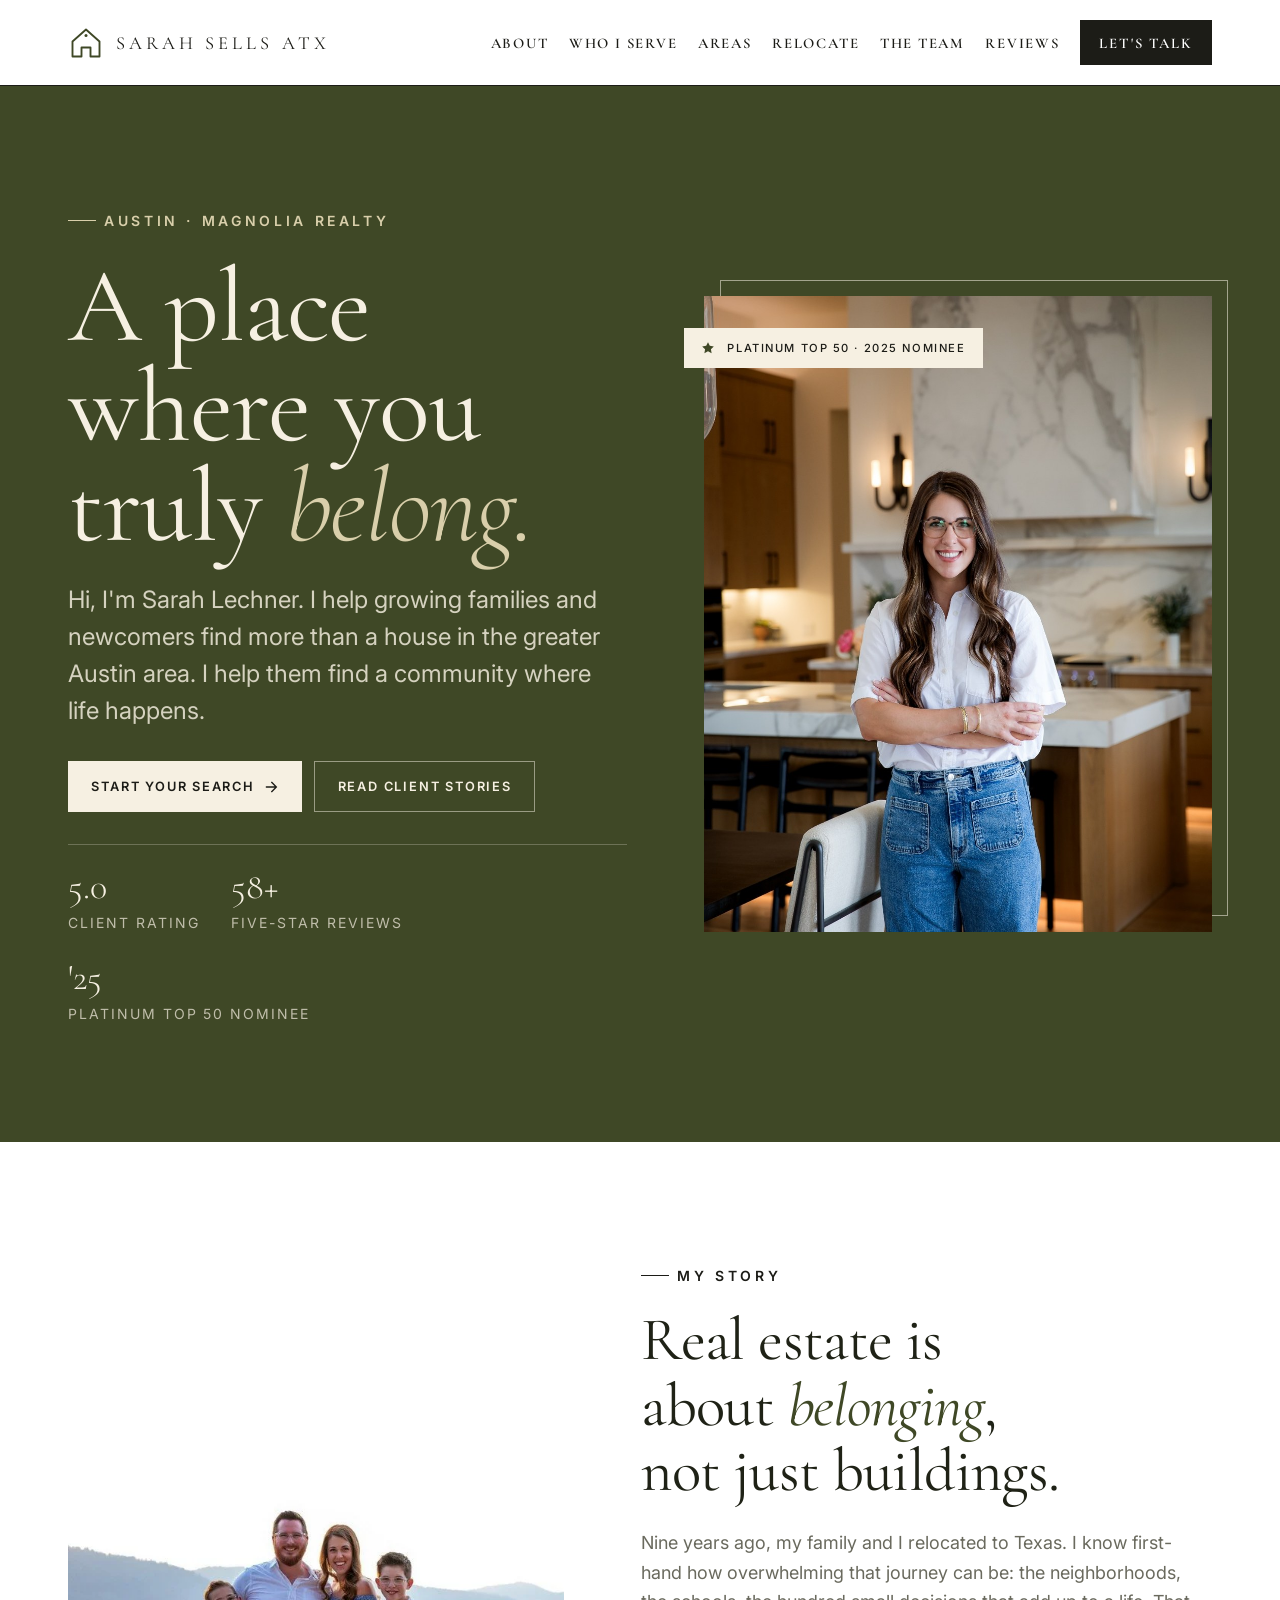
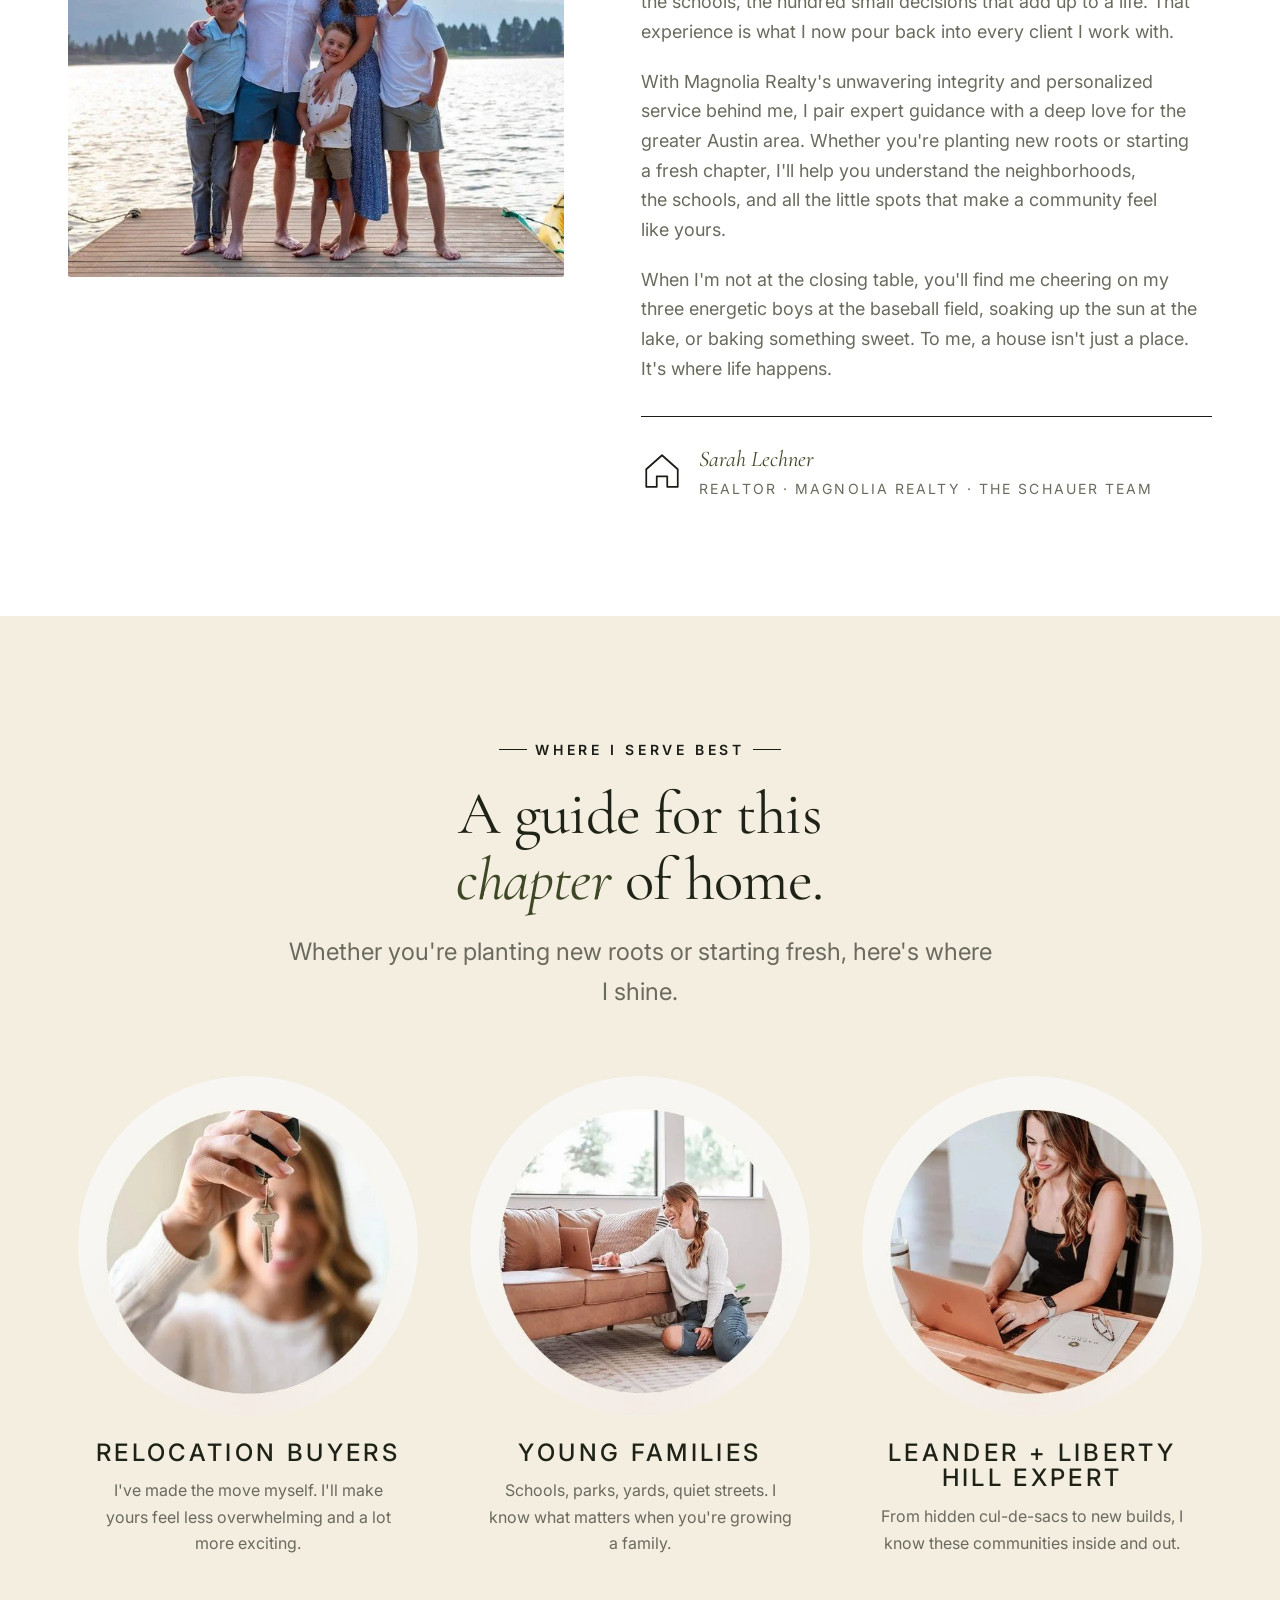
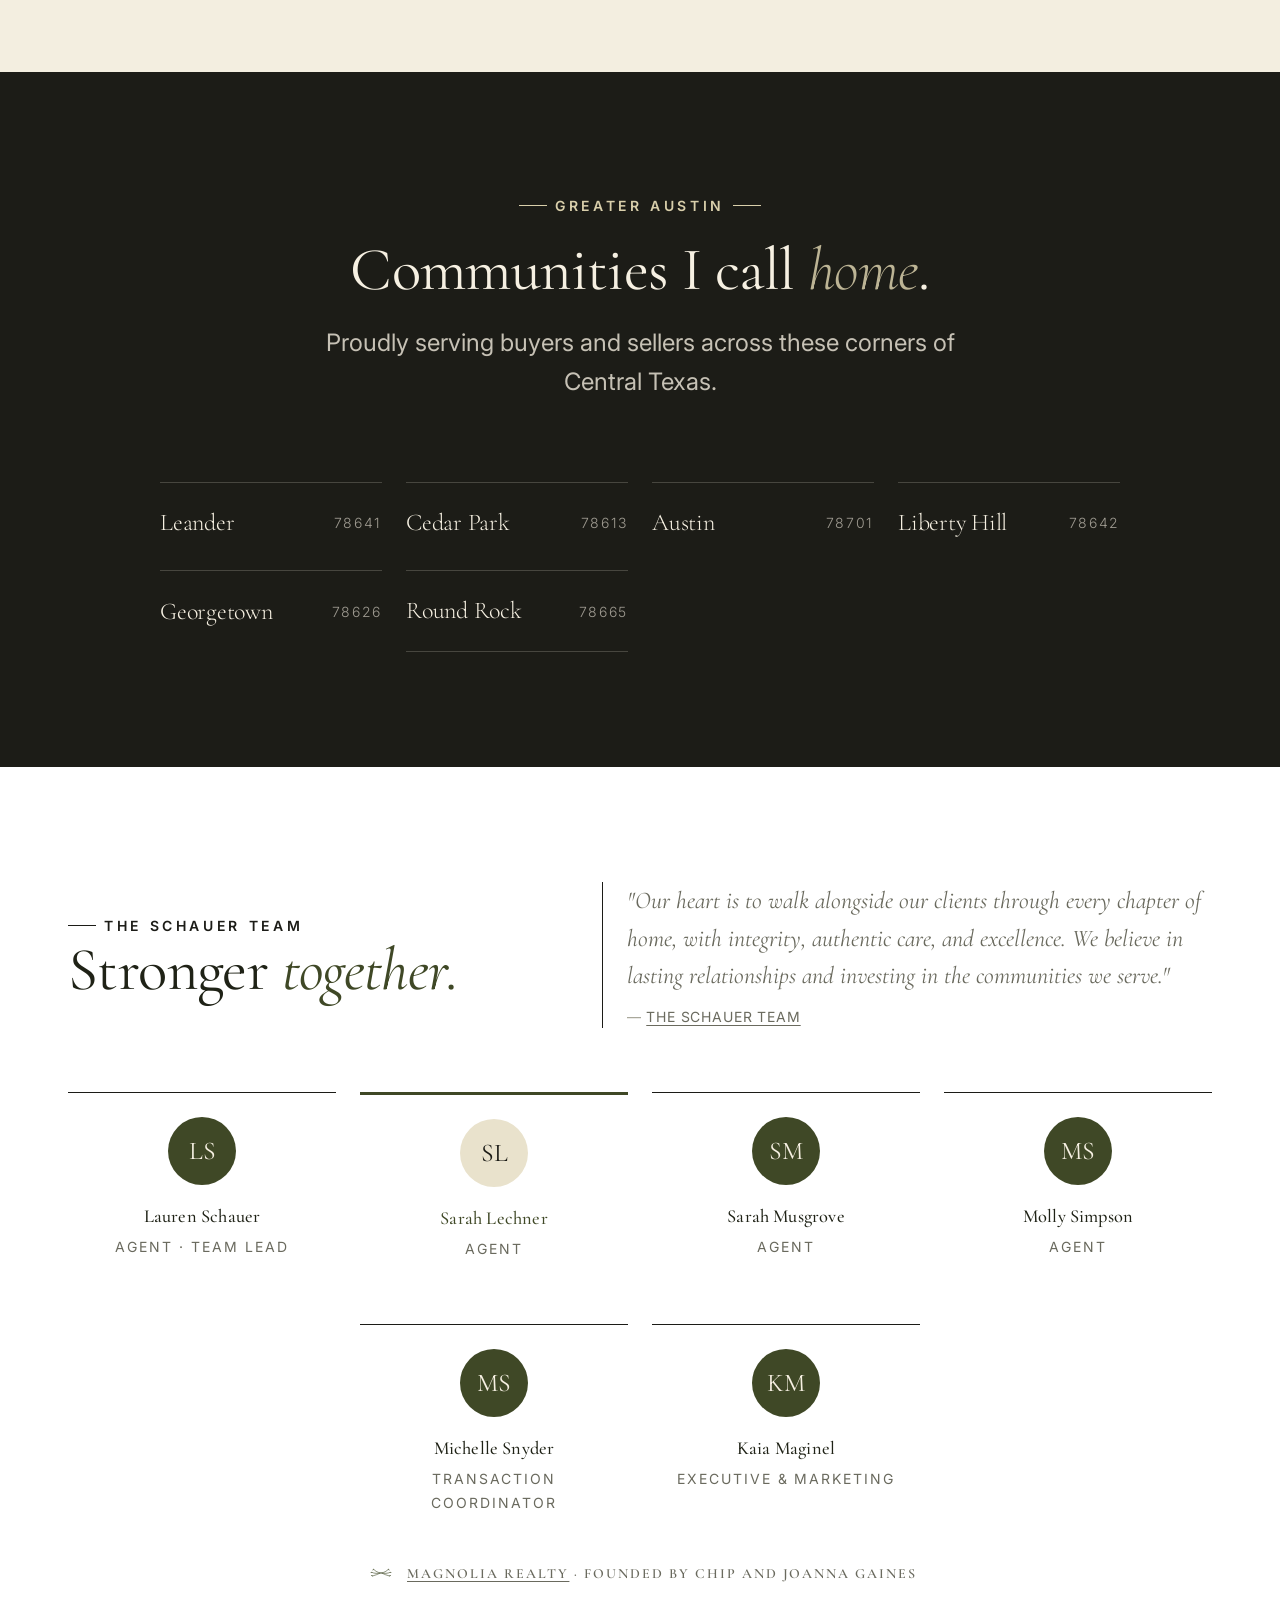
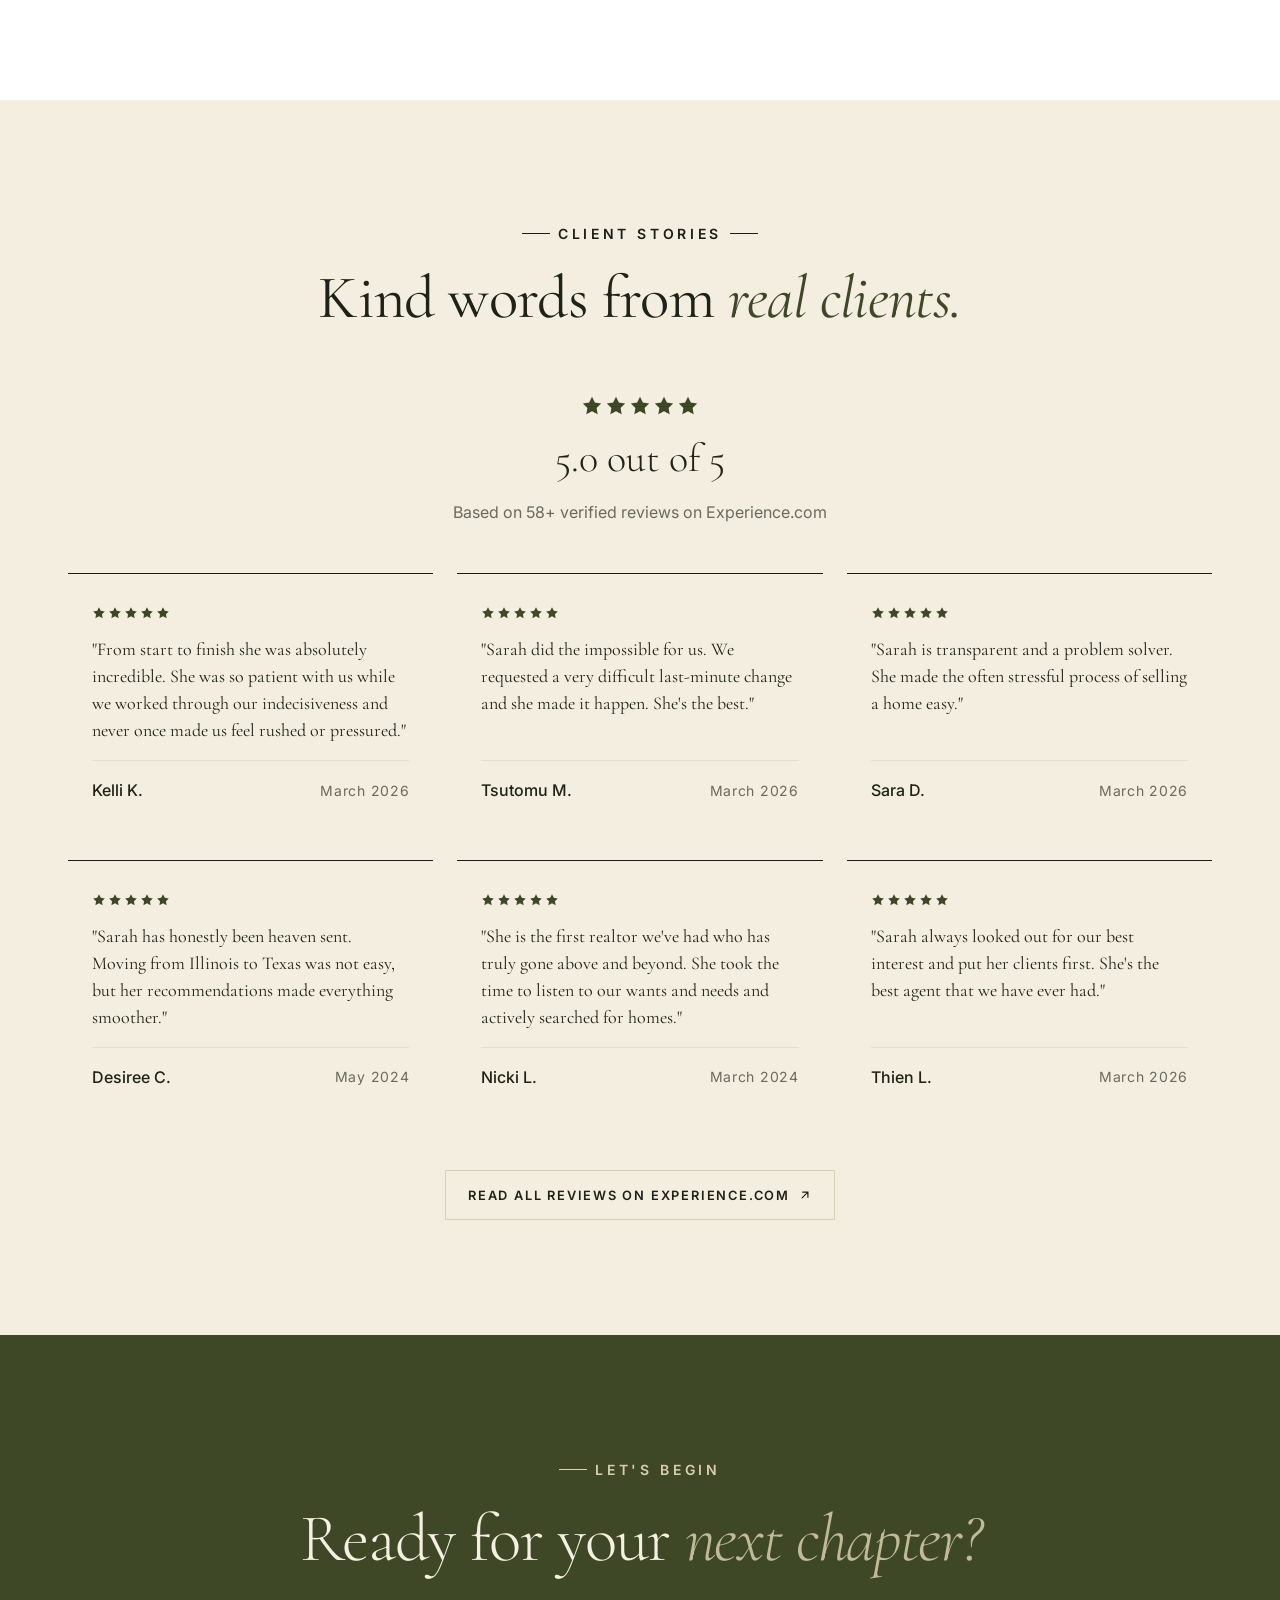
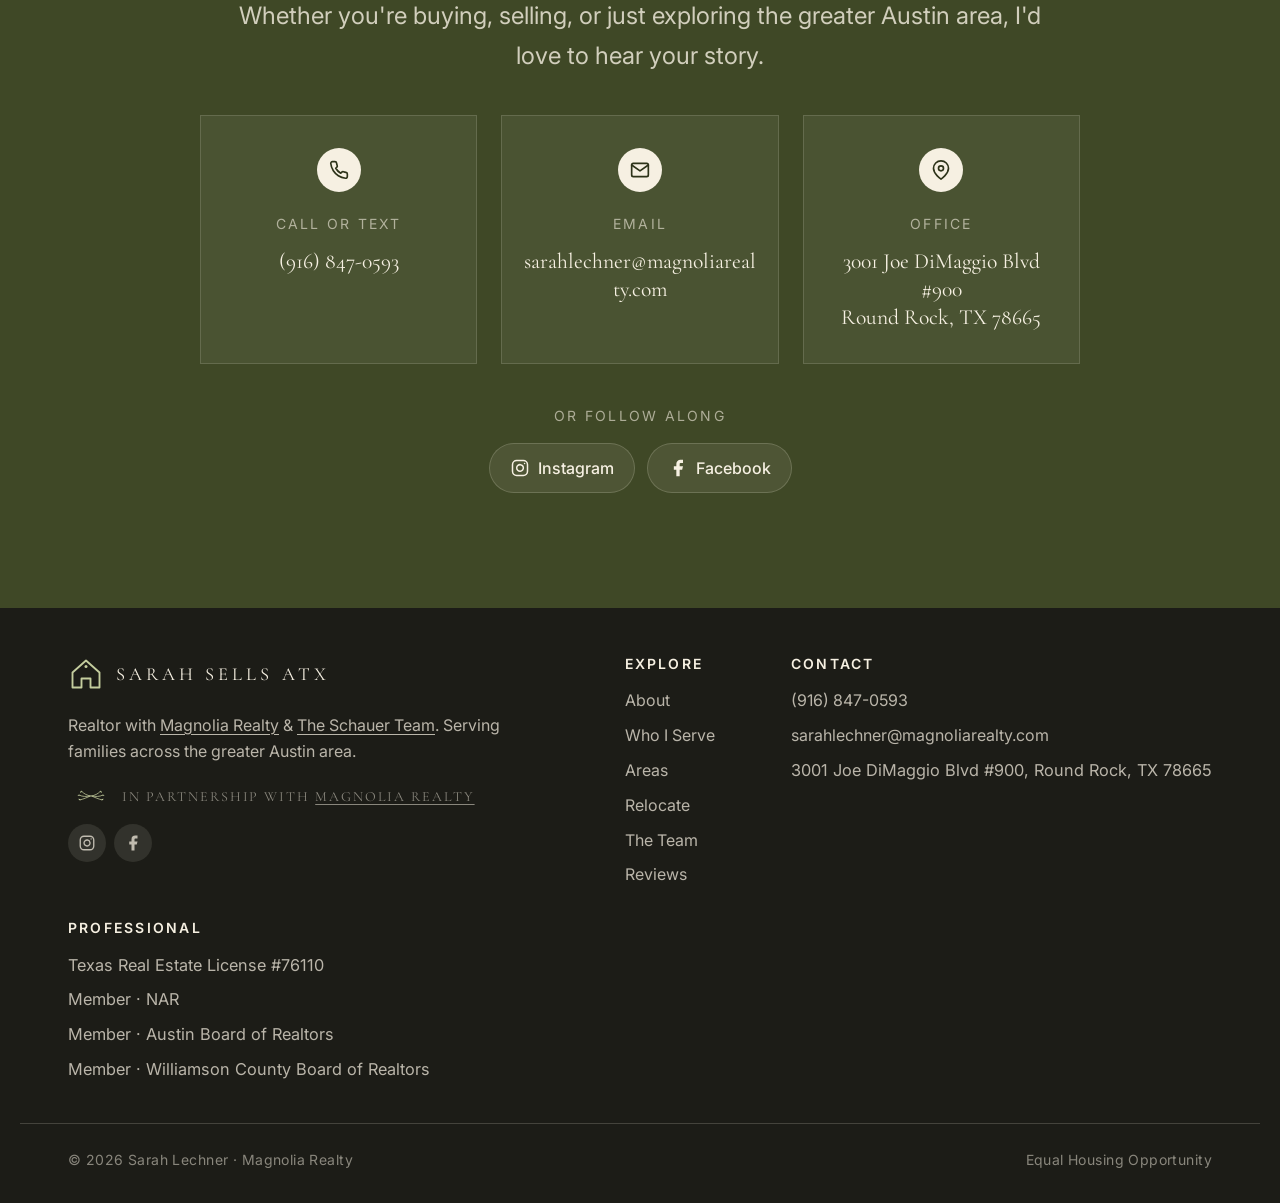
<file: index.html>
<!doctype html>
<html lang="en" data-theme="light">
<head>
  <meta charset="utf-8" />
  <meta name="viewport" content="width=device-width, initial-scale=1" />
  <title>Sarah Sells ATX - Sarah Lechner, Austin Realtor | Magnolia Realty</title>
  <meta name="description" content="Sarah Lechner is an Austin-area realtor with Magnolia Realty and The Schauer Team. Helping families buy, sell, and relocate across Austin, Round Rock, Leander, Cedar Park, Liberty Hill and Georgetown." />
  <meta name="theme-color" content="#3f4826" />

  <!-- Open Graph -->
  <meta property="og:type" content="website" />
  <meta property="og:title" content="Sarah Sells ATX - Sarah Lechner, Austin Realtor" />
  <meta property="og:description" content="A real estate partner for growing families and newcomers to the greater Austin area." />
  <meta property="og:image" content="assets/images/headshot.jpg" />
  <meta property="og:url" content="https://sarahsellsatx.com/" />

  <link rel="icon" type="image/svg+xml" href="assets/favicon.svg" />
  <link rel="icon" type="image/png" sizes="32x32" href="assets/favicon-32.png" />
  <link rel="icon" type="image/png" sizes="16x16" href="assets/favicon-16.png" />
  <link rel="apple-touch-icon" sizes="180x180" href="assets/apple-touch-icon.png" />
  <link rel="shortcut icon" href="assets/favicon.ico" />

  <!-- Fonts -->
  <link rel="preconnect" href="https://fonts.googleapis.com" />
  <link rel="preconnect" href="https://fonts.gstatic.com" crossorigin />
  <link href="https://fonts.googleapis.com/css2?family=Cormorant+Garamond:ital,wght@0,400;0,500;0,600;1,400;1,500&family=Fraunces:ital,opsz,wght@0,9..144,300..600;1,9..144,300..600&family=Inter:wght@400;500;600&display=swap" rel="stylesheet" />

  <link rel="stylesheet" href="styles.css" />

  <!-- JSON-LD -->
  <script type="application/ld+json">
  {
    "@context": "https://schema.org",
    "@type": "RealEstateAgent",
    "name": "Sarah Lechner",
    "image": "https://sarahsellsatx.com/assets/images/headshot.jpg",
    "url": "https://sarahsellsatx.com/",
    "telephone": "+1-916-847-0593",
    "email": "sarahlechner@magnoliarealty.com",
    "address": {
      "@type": "PostalAddress",
      "streetAddress": "3001 Joe DiMaggio Blvd #900",
      "addressLocality": "Round Rock",
      "addressRegion": "TX",
      "postalCode": "78665",
      "addressCountry": "US"
    },
    "areaServed": ["Leander, TX","Cedar Park, TX","Austin, TX","Liberty Hill, TX","Georgetown, TX","Round Rock, TX"],
    "worksFor": { "@type": "Organization", "name": "Magnolia Realty" },
    "aggregateRating": { "@type": "AggregateRating", "ratingValue": "5.0", "reviewCount": "58" }
  }
  </script>
</head>
<body>
  <!-- ============ HEADER ============ -->
  <header class="site-header" id="top">
    <div class="container inner">
      <a href="#top" class="brand" aria-label="Sarah Sells ATX, home">
        <svg class="brand-mark" viewBox="0 0 48 48" fill="none" xmlns="http://www.w3.org/2000/svg" aria-hidden="true">
          <path d="M24 6 L6 22 V42 H18 V30 H30 V42 H42 V22 Z" stroke="currentColor" stroke-width="2.5" stroke-linejoin="round"/>
          <circle cx="24" cy="14" r="2" fill="currentColor"/>
        </svg>
        <span class="brand-text">Sarah Sells ATX</span>
      </a>

      <nav class="nav" id="primary-nav" aria-label="Primary">
        <a href="#about">About</a>
        <a href="#serve">Who I Serve</a>
        <a href="#areas">Areas</a>
        <a href="relocate/">Relocate</a>
        <a href="#team">The Team</a>
        <a href="#reviews">Reviews</a>
        <a href="#contact" class="nav-cta">Let's talk</a>
      </nav>

      <button class="menu-toggle" aria-label="Open menu" aria-expanded="false" aria-controls="primary-nav">
        <svg width="20" height="20" viewBox="0 0 24 24" fill="none" stroke="currentColor" stroke-width="2" stroke-linecap="round"><path d="M3 6h18M3 12h18M3 18h18"/></svg>
      </button>
    </div>
  </header>

  <main>
    <!-- ============ HERO ============ -->
    <section class="hero">
      <div class="container hero-grid">
        <div class="hero-copy" data-reveal>
          <span class="eyebrow">Austin · Magnolia Realty</span>
          <h1>A place where you truly <em>belong.</em></h1>
          <p class="hero-lede">
            Hi, I'm Sarah Lechner. I help growing families and newcomers find
            more than a house in the greater Austin area. I help them find a
            community where life happens.
          </p>
          <div class="hero-cta-row">
            <a href="#contact" class="btn btn--primary">
              Start your search
              <svg width="16" height="16" viewBox="0 0 24 24" fill="none" stroke="currentColor" stroke-width="2" stroke-linecap="round"><path d="M5 12h14M13 5l7 7-7 7"/></svg>
            </a>
            <a href="#reviews" class="btn btn--ghost">Read client stories</a>
          </div>

          <div class="hero-meta">
            <div class="hero-stat"><span class="n">5.0</span><span class="l">Client rating</span></div>
            <div class="hero-stat"><span class="n">58+</span><span class="l">Five-star reviews</span></div>
            <div class="hero-stat"><span class="n">'25</span><span class="l">Platinum Top 50 Nominee</span></div>
          </div>
        </div>

        <div class="hero-photo" data-reveal>
          <div class="hero-badge">
            <svg width="14" height="14" viewBox="0 0 24 24" fill="currentColor"><path d="M12 2l3.09 6.26L22 9.27l-5 4.87 1.18 6.88L12 17.77l-6.18 3.25L7 14.14 2 9.27l6.91-1.01L12 2z"/></svg>
            Platinum Top 50 · 2025 Nominee
          </div>
          <img src="assets/images/headshot.jpg" alt="Sarah Lechner, Austin realtor with Magnolia Realty" loading="eager" width="1000" height="1250" />
        </div>
      </div>
    </section>

    <!-- ============ ABOUT ============ -->
    <section class="about" id="about">
      <div class="container about-grid">
        <div class="about-image" data-reveal>
          <img src="assets/images/family.jpg" alt="Sarah Lechner with her family at the lake" loading="lazy" width="653" height="572" />
        </div>
        <div class="about-copy" data-reveal>
          <span class="eyebrow">My Story</span>
          <h2>Real estate is about <em>belonging</em>, not just buildings.</h2>
          <p>
            Nine years ago, my family and I relocated to Texas. I know first-hand
            how overwhelming that journey can be: the neighborhoods, the schools,
            the hundred small decisions that add up to a life. That experience is
            what I now pour back into every client I work with.
          </p>
          <p>
            With Magnolia Realty's unwavering integrity and personalized
            service behind me, I pair expert guidance with a deep love for
            the greater Austin area. Whether you're planting new roots or
            starting a fresh chapter, I'll help you understand the
            neighborhoods, the schools, and all the little spots that make a
            community feel like yours.
          </p>
          <p>
            When I'm not at the closing table, you'll find me cheering on my three
            energetic boys at the baseball field, soaking up the sun at the lake,
            or baking something sweet. To me, a house isn't just a place. It's
            where life happens.
          </p>

          <div class="about-signature">
            <svg width="42" height="42" viewBox="0 0 48 48" fill="none" stroke="currentColor" stroke-width="2" stroke-linejoin="round" style="color: var(--color-accent)"><path d="M24 6 L6 22 V42 H18 V30 H30 V42 H42 V22 Z"/></svg>
            <div>
              <div class="name">Sarah Lechner</div>
              <div class="title">Realtor · Magnolia Realty · The Schauer Team</div>
            </div>
          </div>
        </div>
      </div>
    </section>

    <!-- ============ SERVE ============ -->
    <section id="serve">
      <div class="container">
        <div class="section-header" data-reveal>
          <span class="eyebrow">Where I serve best</span>
          <h2>A guide for this <em>chapter</em> of home.</h2>
          <p>Whether you're planting new roots or starting fresh, here's where I shine.</p>
        </div>

        <div class="serve-grid">
          <article class="serve-card" data-reveal>
            <div class="serve-media"><img src="assets/images/serve-relocation.jpg" alt="Relocation buyer holding house keys" loading="lazy" /></div>
            <h3>Relocation Buyers</h3>
            <p>I've made the move myself. I'll make yours feel less overwhelming and a lot more exciting.</p>
          </article>

          <article class="serve-card" data-reveal>
            <div class="serve-media"><img src="assets/images/serve-families.jpg" alt="Young family shopping for a home" loading="lazy" /></div>
            <h3>Young Families</h3>
            <p>Schools, parks, yards, quiet streets. I know what matters when you're growing a family.</p>
          </article>

          <article class="serve-card" data-reveal>
            <div class="serve-media"><img src="assets/images/serve-leander.jpg" alt="Sarah reviewing a listing on a laptop" loading="lazy" /></div>
            <h3>Leander + Liberty Hill Expert</h3>
            <p>From hidden cul-de-sacs to new builds, I know these communities inside and out.</p>
          </article>
        </div>
      </div>
    </section>

    <!-- ============ AREAS ============ -->
    <section class="areas" id="areas">
      <div class="container">
        <div class="section-header" data-reveal>
          <span class="eyebrow">Greater Austin</span>
          <h2>Communities I call <em>home</em>.</h2>
          <p>Proudly serving buyers and sellers across these corners of Central Texas.</p>
        </div>

        <ul class="areas-list" data-reveal>
          <li>Leander <span class="zip">78641</span></li>
          <li>Cedar Park <span class="zip">78613</span></li>
          <li>Austin <span class="zip">78701</span></li>
          <li>Liberty Hill <span class="zip">78642</span></li>
          <li>Georgetown <span class="zip">78626</span></li>
          <li>Round Rock <span class="zip">78665</span></li>
        </ul>
      </div>
    </section>

    <!-- ============ TEAM ============ -->
    <section id="team">
      <div class="container">
        <div class="team-intro" data-reveal>
          <div>
            <span class="eyebrow">The Schauer Team</span>
            <h2>Stronger <em>together.</em></h2>
          </div>
          <blockquote>
            "Our heart is to walk alongside our clients through every chapter of home, with integrity, authentic care, and excellence. We believe in lasting relationships and investing in the communities we serve."
            <cite>&mdash; <a href="https://www.schauerteamrealty.com/about" target="_blank" rel="noopener">The Schauer Team</a></cite>
          </blockquote>
        </div>

        <div class="team-grid">
          <article class="team-card" data-reveal>
            <div class="team-avatar">LS</div>
            <div class="name">Lauren Schauer</div>
            <div class="role">Agent · Team Lead</div>
          </article>
          <article class="team-card featured" data-reveal>
            <div class="team-avatar">SL</div>
            <div class="name">Sarah Lechner</div>
            <div class="role">Agent</div>
          </article>
          <article class="team-card" data-reveal>
            <div class="team-avatar">SM</div>
            <div class="name">Sarah Musgrove</div>
            <div class="role">Agent</div>
          </article>
          <article class="team-card" data-reveal>
            <div class="team-avatar">MS</div>
            <div class="name">Molly Simpson</div>
            <div class="role">Agent</div>
          </article>
        </div>

        <div class="team-grid support">
          <article class="team-card" data-reveal>
            <div class="team-avatar">MS</div>
            <div class="name">Michelle Snyder</div>
            <div class="role">Transaction Coordinator</div>
          </article>
          <article class="team-card" data-reveal>
            <div class="team-avatar">KM</div>
            <div class="name">Kaia Maginel</div>
            <div class="role">Executive &amp; Marketing</div>
          </article>
        </div>

        <p class="team-caption team-caption-badge">
          <svg class="magnolia-badge-wreath" viewBox="0 0 120 40" fill="none" aria-hidden="true">
            <g stroke="currentColor" stroke-width="2" stroke-linecap="round" fill="none">
              <path d="M58 20 C 50 18, 42 15, 36 8"/>
              <path d="M58 20 C 48 22, 38 22, 30 18"/>
              <path d="M58 20 C 50 24, 40 28, 32 30"/>
            </g>
            <g fill="currentColor">
              <ellipse cx="34" cy="9" rx="3" ry="1.4" transform="rotate(-40 34 9)"/>
              <ellipse cx="28" cy="18" rx="3" ry="1.4" transform="rotate(-6 28 18)"/>
              <ellipse cx="30" cy="29" rx="3" ry="1.4" transform="rotate(32 30 29)"/>
            </g>
            <g stroke="currentColor" stroke-width="2" stroke-linecap="round" fill="none" transform="translate(120,0) scale(-1,1)">
              <path d="M58 20 C 50 18, 42 15, 36 8"/>
              <path d="M58 20 C 48 22, 38 22, 30 18"/>
              <path d="M58 20 C 50 24, 40 28, 32 30"/>
            </g>
            <g fill="currentColor" transform="translate(120,0) scale(-1,1)">
              <ellipse cx="34" cy="9" rx="3" ry="1.4" transform="rotate(-40 34 9)"/>
              <ellipse cx="28" cy="18" rx="3" ry="1.4" transform="rotate(-6 28 18)"/>
              <ellipse cx="30" cy="29" rx="3" ry="1.4" transform="rotate(32 30 29)"/>
            </g>
          </svg>
          <span><a href="https://www.magnoliarealty.com/" target="_blank" rel="noopener">Magnolia Realty</a> · Founded by Chip and Joanna Gaines</span>
        </p>
      </div>
    </section>

    <!-- ============ REVIEWS ============ -->
    <section class="reviews" id="reviews">
      <div class="container">
        <div class="section-header" data-reveal>
          <span class="eyebrow">Client Stories</span>
          <h2>Kind words from <em>real clients.</em></h2>
        </div>

        <div class="reviews-summary" data-reveal>
          <div class="stars" aria-label="5 out of 5 stars">
            <svg width="22" height="22" viewBox="0 0 24 24" fill="currentColor"><path d="M12 2l3.09 6.26L22 9.27l-5 4.87 1.18 6.88L12 17.77l-6.18 3.25L7 14.14 2 9.27l6.91-1.01L12 2z"/></svg>
            <svg width="22" height="22" viewBox="0 0 24 24" fill="currentColor"><path d="M12 2l3.09 6.26L22 9.27l-5 4.87 1.18 6.88L12 17.77l-6.18 3.25L7 14.14 2 9.27l6.91-1.01L12 2z"/></svg>
            <svg width="22" height="22" viewBox="0 0 24 24" fill="currentColor"><path d="M12 2l3.09 6.26L22 9.27l-5 4.87 1.18 6.88L12 17.77l-6.18 3.25L7 14.14 2 9.27l6.91-1.01L12 2z"/></svg>
            <svg width="22" height="22" viewBox="0 0 24 24" fill="currentColor"><path d="M12 2l3.09 6.26L22 9.27l-5 4.87 1.18 6.88L12 17.77l-6.18 3.25L7 14.14 2 9.27l6.91-1.01L12 2z"/></svg>
            <svg width="22" height="22" viewBox="0 0 24 24" fill="currentColor"><path d="M12 2l3.09 6.26L22 9.27l-5 4.87 1.18 6.88L12 17.77l-6.18 3.25L7 14.14 2 9.27l6.91-1.01L12 2z"/></svg>
          </div>
          <div class="score">5.0 out of 5</div>
          <div class="meta">Based on 58+ verified reviews on Experience.com</div>
        </div>

        <div class="reviews-grid">
          <article class="review-card" data-reveal>
            <div class="stars" aria-label="5 stars">
              <svg width="14" height="14" viewBox="0 0 24 24" fill="currentColor"><path d="M12 2l3.09 6.26L22 9.27l-5 4.87 1.18 6.88L12 17.77l-6.18 3.25L7 14.14 2 9.27l6.91-1.01L12 2z"/></svg>
              <svg width="14" height="14" viewBox="0 0 24 24" fill="currentColor"><path d="M12 2l3.09 6.26L22 9.27l-5 4.87 1.18 6.88L12 17.77l-6.18 3.25L7 14.14 2 9.27l6.91-1.01L12 2z"/></svg>
              <svg width="14" height="14" viewBox="0 0 24 24" fill="currentColor"><path d="M12 2l3.09 6.26L22 9.27l-5 4.87 1.18 6.88L12 17.77l-6.18 3.25L7 14.14 2 9.27l6.91-1.01L12 2z"/></svg>
              <svg width="14" height="14" viewBox="0 0 24 24" fill="currentColor"><path d="M12 2l3.09 6.26L22 9.27l-5 4.87 1.18 6.88L12 17.77l-6.18 3.25L7 14.14 2 9.27l6.91-1.01L12 2z"/></svg>
              <svg width="14" height="14" viewBox="0 0 24 24" fill="currentColor"><path d="M12 2l3.09 6.26L22 9.27l-5 4.87 1.18 6.88L12 17.77l-6.18 3.25L7 14.14 2 9.27l6.91-1.01L12 2z"/></svg>
            </div>
            <blockquote>"From start to finish she was absolutely incredible. She was so patient with us while we worked through our indecisiveness and never once made us feel rushed or pressured."</blockquote>
            <div class="author">
              <span class="author-name">Kelli K.</span>
              <span class="author-date">March 2026</span>
            </div>
          </article>

          <article class="review-card" data-reveal>
            <div class="stars" aria-label="5 stars">
              <svg width="14" height="14" viewBox="0 0 24 24" fill="currentColor"><path d="M12 2l3.09 6.26L22 9.27l-5 4.87 1.18 6.88L12 17.77l-6.18 3.25L7 14.14 2 9.27l6.91-1.01L12 2z"/></svg>
              <svg width="14" height="14" viewBox="0 0 24 24" fill="currentColor"><path d="M12 2l3.09 6.26L22 9.27l-5 4.87 1.18 6.88L12 17.77l-6.18 3.25L7 14.14 2 9.27l6.91-1.01L12 2z"/></svg>
              <svg width="14" height="14" viewBox="0 0 24 24" fill="currentColor"><path d="M12 2l3.09 6.26L22 9.27l-5 4.87 1.18 6.88L12 17.77l-6.18 3.25L7 14.14 2 9.27l6.91-1.01L12 2z"/></svg>
              <svg width="14" height="14" viewBox="0 0 24 24" fill="currentColor"><path d="M12 2l3.09 6.26L22 9.27l-5 4.87 1.18 6.88L12 17.77l-6.18 3.25L7 14.14 2 9.27l6.91-1.01L12 2z"/></svg>
              <svg width="14" height="14" viewBox="0 0 24 24" fill="currentColor"><path d="M12 2l3.09 6.26L22 9.27l-5 4.87 1.18 6.88L12 17.77l-6.18 3.25L7 14.14 2 9.27l6.91-1.01L12 2z"/></svg>
            </div>
            <blockquote>"Sarah did the impossible for us. We requested a very difficult last-minute change and she made it happen. She's the best."</blockquote>
            <div class="author">
              <span class="author-name">Tsutomu M.</span>
              <span class="author-date">March 2026</span>
            </div>
          </article>

          <article class="review-card" data-reveal>
            <div class="stars" aria-label="5 stars">
              <svg width="14" height="14" viewBox="0 0 24 24" fill="currentColor"><path d="M12 2l3.09 6.26L22 9.27l-5 4.87 1.18 6.88L12 17.77l-6.18 3.25L7 14.14 2 9.27l6.91-1.01L12 2z"/></svg>
              <svg width="14" height="14" viewBox="0 0 24 24" fill="currentColor"><path d="M12 2l3.09 6.26L22 9.27l-5 4.87 1.18 6.88L12 17.77l-6.18 3.25L7 14.14 2 9.27l6.91-1.01L12 2z"/></svg>
              <svg width="14" height="14" viewBox="0 0 24 24" fill="currentColor"><path d="M12 2l3.09 6.26L22 9.27l-5 4.87 1.18 6.88L12 17.77l-6.18 3.25L7 14.14 2 9.27l6.91-1.01L12 2z"/></svg>
              <svg width="14" height="14" viewBox="0 0 24 24" fill="currentColor"><path d="M12 2l3.09 6.26L22 9.27l-5 4.87 1.18 6.88L12 17.77l-6.18 3.25L7 14.14 2 9.27l6.91-1.01L12 2z"/></svg>
              <svg width="14" height="14" viewBox="0 0 24 24" fill="currentColor"><path d="M12 2l3.09 6.26L22 9.27l-5 4.87 1.18 6.88L12 17.77l-6.18 3.25L7 14.14 2 9.27l6.91-1.01L12 2z"/></svg>
            </div>
            <blockquote>"Sarah is transparent and a problem solver. She made the often stressful process of selling a home easy."</blockquote>
            <div class="author">
              <span class="author-name">Sara D.</span>
              <span class="author-date">March 2026</span>
            </div>
          </article>

          <article class="review-card" data-reveal>
            <div class="stars" aria-label="5 stars">
              <svg width="14" height="14" viewBox="0 0 24 24" fill="currentColor"><path d="M12 2l3.09 6.26L22 9.27l-5 4.87 1.18 6.88L12 17.77l-6.18 3.25L7 14.14 2 9.27l6.91-1.01L12 2z"/></svg>
              <svg width="14" height="14" viewBox="0 0 24 24" fill="currentColor"><path d="M12 2l3.09 6.26L22 9.27l-5 4.87 1.18 6.88L12 17.77l-6.18 3.25L7 14.14 2 9.27l6.91-1.01L12 2z"/></svg>
              <svg width="14" height="14" viewBox="0 0 24 24" fill="currentColor"><path d="M12 2l3.09 6.26L22 9.27l-5 4.87 1.18 6.88L12 17.77l-6.18 3.25L7 14.14 2 9.27l6.91-1.01L12 2z"/></svg>
              <svg width="14" height="14" viewBox="0 0 24 24" fill="currentColor"><path d="M12 2l3.09 6.26L22 9.27l-5 4.87 1.18 6.88L12 17.77l-6.18 3.25L7 14.14 2 9.27l6.91-1.01L12 2z"/></svg>
              <svg width="14" height="14" viewBox="0 0 24 24" fill="currentColor"><path d="M12 2l3.09 6.26L22 9.27l-5 4.87 1.18 6.88L12 17.77l-6.18 3.25L7 14.14 2 9.27l6.91-1.01L12 2z"/></svg>
            </div>
            <blockquote>"Sarah has honestly been heaven sent. Moving from Illinois to Texas was not easy, but her recommendations made everything smoother."</blockquote>
            <div class="author">
              <span class="author-name">Desiree C.</span>
              <span class="author-date">May 2024</span>
            </div>
          </article>

          <article class="review-card" data-reveal>
            <div class="stars" aria-label="5 stars">
              <svg width="14" height="14" viewBox="0 0 24 24" fill="currentColor"><path d="M12 2l3.09 6.26L22 9.27l-5 4.87 1.18 6.88L12 17.77l-6.18 3.25L7 14.14 2 9.27l6.91-1.01L12 2z"/></svg>
              <svg width="14" height="14" viewBox="0 0 24 24" fill="currentColor"><path d="M12 2l3.09 6.26L22 9.27l-5 4.87 1.18 6.88L12 17.77l-6.18 3.25L7 14.14 2 9.27l6.91-1.01L12 2z"/></svg>
              <svg width="14" height="14" viewBox="0 0 24 24" fill="currentColor"><path d="M12 2l3.09 6.26L22 9.27l-5 4.87 1.18 6.88L12 17.77l-6.18 3.25L7 14.14 2 9.27l6.91-1.01L12 2z"/></svg>
              <svg width="14" height="14" viewBox="0 0 24 24" fill="currentColor"><path d="M12 2l3.09 6.26L22 9.27l-5 4.87 1.18 6.88L12 17.77l-6.18 3.25L7 14.14 2 9.27l6.91-1.01L12 2z"/></svg>
              <svg width="14" height="14" viewBox="0 0 24 24" fill="currentColor"><path d="M12 2l3.09 6.26L22 9.27l-5 4.87 1.18 6.88L12 17.77l-6.18 3.25L7 14.14 2 9.27l6.91-1.01L12 2z"/></svg>
            </div>
            <blockquote>"She is the first realtor we've had who has truly gone above and beyond. She took the time to listen to our wants and needs and actively searched for homes."</blockquote>
            <div class="author">
              <span class="author-name">Nicki L.</span>
              <span class="author-date">March 2024</span>
            </div>
          </article>

          <article class="review-card" data-reveal>
            <div class="stars" aria-label="5 stars">
              <svg width="14" height="14" viewBox="0 0 24 24" fill="currentColor"><path d="M12 2l3.09 6.26L22 9.27l-5 4.87 1.18 6.88L12 17.77l-6.18 3.25L7 14.14 2 9.27l6.91-1.01L12 2z"/></svg>
              <svg width="14" height="14" viewBox="0 0 24 24" fill="currentColor"><path d="M12 2l3.09 6.26L22 9.27l-5 4.87 1.18 6.88L12 17.77l-6.18 3.25L7 14.14 2 9.27l6.91-1.01L12 2z"/></svg>
              <svg width="14" height="14" viewBox="0 0 24 24" fill="currentColor"><path d="M12 2l3.09 6.26L22 9.27l-5 4.87 1.18 6.88L12 17.77l-6.18 3.25L7 14.14 2 9.27l6.91-1.01L12 2z"/></svg>
              <svg width="14" height="14" viewBox="0 0 24 24" fill="currentColor"><path d="M12 2l3.09 6.26L22 9.27l-5 4.87 1.18 6.88L12 17.77l-6.18 3.25L7 14.14 2 9.27l6.91-1.01L12 2z"/></svg>
              <svg width="14" height="14" viewBox="0 0 24 24" fill="currentColor"><path d="M12 2l3.09 6.26L22 9.27l-5 4.87 1.18 6.88L12 17.77l-6.18 3.25L7 14.14 2 9.27l6.91-1.01L12 2z"/></svg>
            </div>
            <blockquote>"Sarah always looked out for our best interest and put her clients first. She's the best agent that we have ever had."</blockquote>
            <div class="author">
              <span class="author-name">Thien L.</span>
              <span class="author-date">March 2026</span>
            </div>
          </article>
        </div>

        <div class="reviews-cta">
          <a class="btn btn--ghost" href="https://www.experience.com/reviews/sarah-lechner-274281" target="_blank" rel="noopener">
            Read all reviews on Experience.com
            <svg width="14" height="14" viewBox="0 0 24 24" fill="none" stroke="currentColor" stroke-width="2" stroke-linecap="round"><path d="M7 17L17 7M8 7h9v9"/></svg>
          </a>
        </div>
      </div>
    </section>

    <!-- ============ CONTACT ============ -->
    <section class="contact" id="contact">
      <div class="container container--default">
        <span class="eyebrow" style="margin-bottom: var(--space-6);">Let's begin</span>
        <h2>Ready for your <em>next chapter?</em></h2>
        <p>Whether you're buying, selling, or just exploring the greater Austin area, I'd love to hear your story.</p>

        <div class="contact-methods">
          <a class="contact-card" href="tel:+19168470593" aria-label="Call Sarah at 916-847-0593">
            <div class="icon">
              <svg width="20" height="20" viewBox="0 0 24 24" fill="none" stroke="currentColor" stroke-width="2" stroke-linecap="round" stroke-linejoin="round"><path d="M22 16.92v3a2 2 0 0 1-2.18 2 19.79 19.79 0 0 1-8.63-3.07 19.5 19.5 0 0 1-6-6 19.79 19.79 0 0 1-3.07-8.67A2 2 0 0 1 4.11 2h3a2 2 0 0 1 2 1.72c.13.96.37 1.9.72 2.81a2 2 0 0 1-.45 2.11L8.09 9.91a16 16 0 0 0 6 6l1.27-1.27a2 2 0 0 1 2.11-.45c.91.35 1.85.59 2.81.72A2 2 0 0 1 22 16.92z"/></svg>
            </div>
            <span class="label">Call or Text</span>
            <span class="value">(916) 847-0593</span>
          </a>

          <a class="contact-card" href="mailto:sarahlechner@magnoliarealty.com" aria-label="Email Sarah">
            <div class="icon">
              <svg width="20" height="20" viewBox="0 0 24 24" fill="none" stroke="currentColor" stroke-width="2" stroke-linecap="round" stroke-linejoin="round"><path d="M4 4h16c1.1 0 2 .9 2 2v12c0 1.1-.9 2-2 2H4c-1.1 0-2-.9-2-2V6c0-1.1.9-2 2-2z"/><polyline points="22,6 12,13 2,6"/></svg>
            </div>
            <span class="label">Email</span>
            <span class="value">sarahlechner@magnoliarealty.com</span>
          </a>

          <a class="contact-card" href="https://www.google.com/maps/search/?api=1&query=3001+Joe+DiMaggio+Blvd+Round+Rock+TX" target="_blank" rel="noopener" aria-label="Office location">
            <div class="icon">
              <svg width="20" height="20" viewBox="0 0 24 24" fill="none" stroke="currentColor" stroke-width="2" stroke-linecap="round" stroke-linejoin="round"><path d="M21 10c0 7-9 13-9 13s-9-6-9-13a9 9 0 0 1 18 0z"/><circle cx="12" cy="10" r="3"/></svg>
            </div>
            <span class="label">Office</span>
            <span class="value">3001 Joe DiMaggio Blvd #900<br>Round Rock, TX 78665</span>
          </a>
        </div>

        <div class="contact-social">
          <span class="contact-social-label">Or follow along</span>
          <div class="contact-social-links">
            <a href="https://www.instagram.com/sarahlechner_magnoliarealty/" target="_blank" rel="noopener" aria-label="Instagram">
              <svg width="20" height="20" viewBox="0 0 24 24" fill="none" stroke="currentColor" stroke-width="1.8" stroke-linecap="round" stroke-linejoin="round"><rect x="3" y="3" width="18" height="18" rx="5"/><path d="M16 11.37A4 4 0 1 1 12.63 8 4 4 0 0 1 16 11.37z"/><line x1="17.5" y1="6.5" x2="17.51" y2="6.5"/></svg>
              <span>Instagram</span>
            </a>
            <a href="https://www.facebook.com/sarah.copeland.391/" target="_blank" rel="noopener" aria-label="Facebook">
              <svg width="20" height="20" viewBox="0 0 24 24" fill="currentColor"><path d="M18 2h-3a5 5 0 0 0-5 5v3H7v4h3v8h4v-8h3l1-4h-4V7a1 1 0 0 1 1-1h3z"/></svg>
              <span>Facebook</span>
            </a>
          </div>
        </div>
      </div>
    </section>
  </main>

  <!-- ============ FOOTER ============ -->
  <footer class="site-footer">
    <div class="container inner">
      <div class="brand-block">
        <a class="brand" href="#top">
          <svg class="brand-mark" viewBox="0 0 48 48" fill="none" aria-hidden="true">
            <path d="M24 6 L6 22 V42 H18 V30 H30 V42 H42 V22 Z" stroke="currentColor" stroke-width="2.5" stroke-linejoin="round"/>
            <circle cx="24" cy="14" r="2" fill="currentColor"/>
          </svg>
          <span class="brand-text">Sarah Sells ATX</span>
        </a>
        <p>Realtor with <a href="https://sarahlechner.magnoliarealty.com/agents/2082897/Sarah+Lechner" target="_blank" rel="noopener" style="text-decoration:underline;text-underline-offset:3px">Magnolia Realty</a> &amp; <a href="https://www.schauerteamrealty.com/" target="_blank" rel="noopener" style="text-decoration:underline;text-underline-offset:3px">The Schauer Team</a>. Serving families across the greater Austin area.</p>
        <div class="magnolia-badge">
          <svg class="magnolia-badge-wreath" viewBox="0 0 120 40" fill="none" aria-hidden="true">
            <g stroke="currentColor" stroke-width="2" stroke-linecap="round" fill="none">
              <path d="M58 20 C 50 18, 42 15, 36 8"/>
              <path d="M58 20 C 48 22, 38 22, 30 18"/>
              <path d="M58 20 C 50 24, 40 28, 32 30"/>
            </g>
            <g fill="currentColor">
              <ellipse cx="34" cy="9" rx="3" ry="1.4" transform="rotate(-40 34 9)"/>
              <ellipse cx="28" cy="18" rx="3" ry="1.4" transform="rotate(-6 28 18)"/>
              <ellipse cx="30" cy="29" rx="3" ry="1.4" transform="rotate(32 30 29)"/>
            </g>
            <g stroke="currentColor" stroke-width="2" stroke-linecap="round" fill="none" transform="translate(120,0) scale(-1,1)">
              <path d="M58 20 C 50 18, 42 15, 36 8"/>
              <path d="M58 20 C 48 22, 38 22, 30 18"/>
              <path d="M58 20 C 50 24, 40 28, 32 30"/>
            </g>
            <g fill="currentColor" transform="translate(120,0) scale(-1,1)">
              <ellipse cx="34" cy="9" rx="3" ry="1.4" transform="rotate(-40 34 9)"/>
              <ellipse cx="28" cy="18" rx="3" ry="1.4" transform="rotate(-6 28 18)"/>
              <ellipse cx="30" cy="29" rx="3" ry="1.4" transform="rotate(32 30 29)"/>
            </g>
          </svg>
          <span>In partnership with <a href="https://sarahlechner.magnoliarealty.com/agents/2082897/Sarah+Lechner" target="_blank" rel="noopener">Magnolia Realty</a></span>
        </div>
        <div class="social">
          <a href="https://www.instagram.com/sarahlechner_magnoliarealty/" target="_blank" rel="noopener" aria-label="Sarah on Instagram">
            <svg width="18" height="18" viewBox="0 0 24 24" fill="none" stroke="currentColor" stroke-width="1.8" stroke-linecap="round" stroke-linejoin="round"><rect x="3" y="3" width="18" height="18" rx="5"/><path d="M16 11.37A4 4 0 1 1 12.63 8 4 4 0 0 1 16 11.37z"/><line x1="17.5" y1="6.5" x2="17.51" y2="6.5"/></svg>
          </a>
          <a href="https://www.facebook.com/sarah.copeland.391/" target="_blank" rel="noopener" aria-label="Sarah on Facebook">
            <svg width="18" height="18" viewBox="0 0 24 24" fill="currentColor"><path d="M18 2h-3a5 5 0 0 0-5 5v3H7v4h3v8h4v-8h3l1-4h-4V7a1 1 0 0 1 1-1h3z"/></svg>
          </a>
        </div>
      </div>

      <div class="footer-col">
        <h4>Explore</h4>
        <ul>
          <li><a href="#about">About</a></li>
          <li><a href="#serve">Who I Serve</a></li>
          <li><a href="#areas">Areas</a></li>
          <li><a href="relocate/">Relocate</a></li>
          <li><a href="#team">The Team</a></li>
          <li><a href="#reviews">Reviews</a></li>
        </ul>
      </div>

      <div class="footer-col">
        <h4>Contact</h4>
        <ul>
          <li><a href="tel:+19168470593">(916) 847-0593</a></li>
          <li><a href="mailto:sarahlechner@magnoliarealty.com">sarahlechner@magnoliarealty.com</a></li>
          <li>3001 Joe DiMaggio Blvd #900, Round Rock, TX 78665</li>
        </ul>
      </div>

      <div class="footer-col">
        <h4>Professional</h4>
        <ul>
          <li>Texas Real Estate License #76110</li>
          <li>Member · NAR</li>
          <li>Member · Austin Board of Realtors</li>
          <li>Member · Williamson County Board of Realtors</li>
        </ul>
      </div>
    </div>

    <div class="container footer-legal">
      <span>© <span id="year"></span> Sarah Lechner · Magnolia Realty</span>
      <span>Equal Housing Opportunity</span>
    </div>
  </footer>

  <script src="main.js" defer></script>
</body>
</html>
</file>
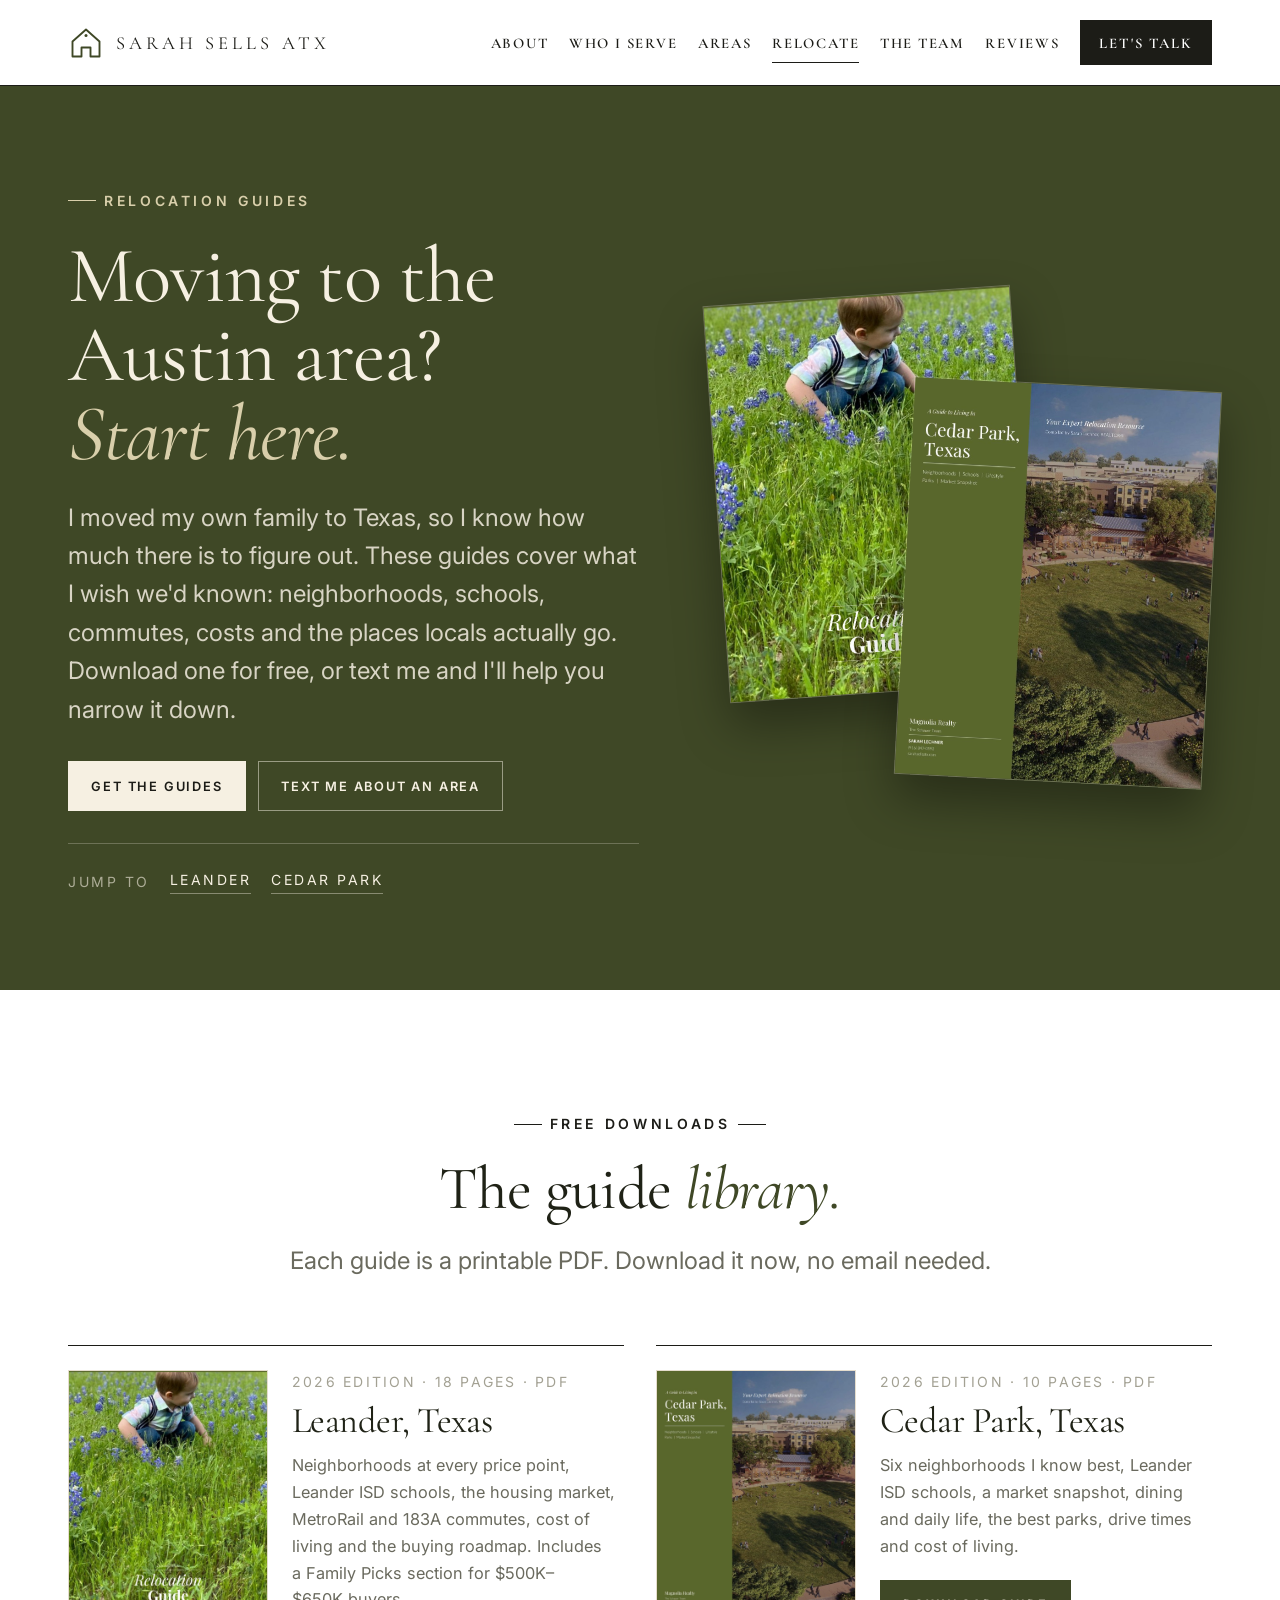
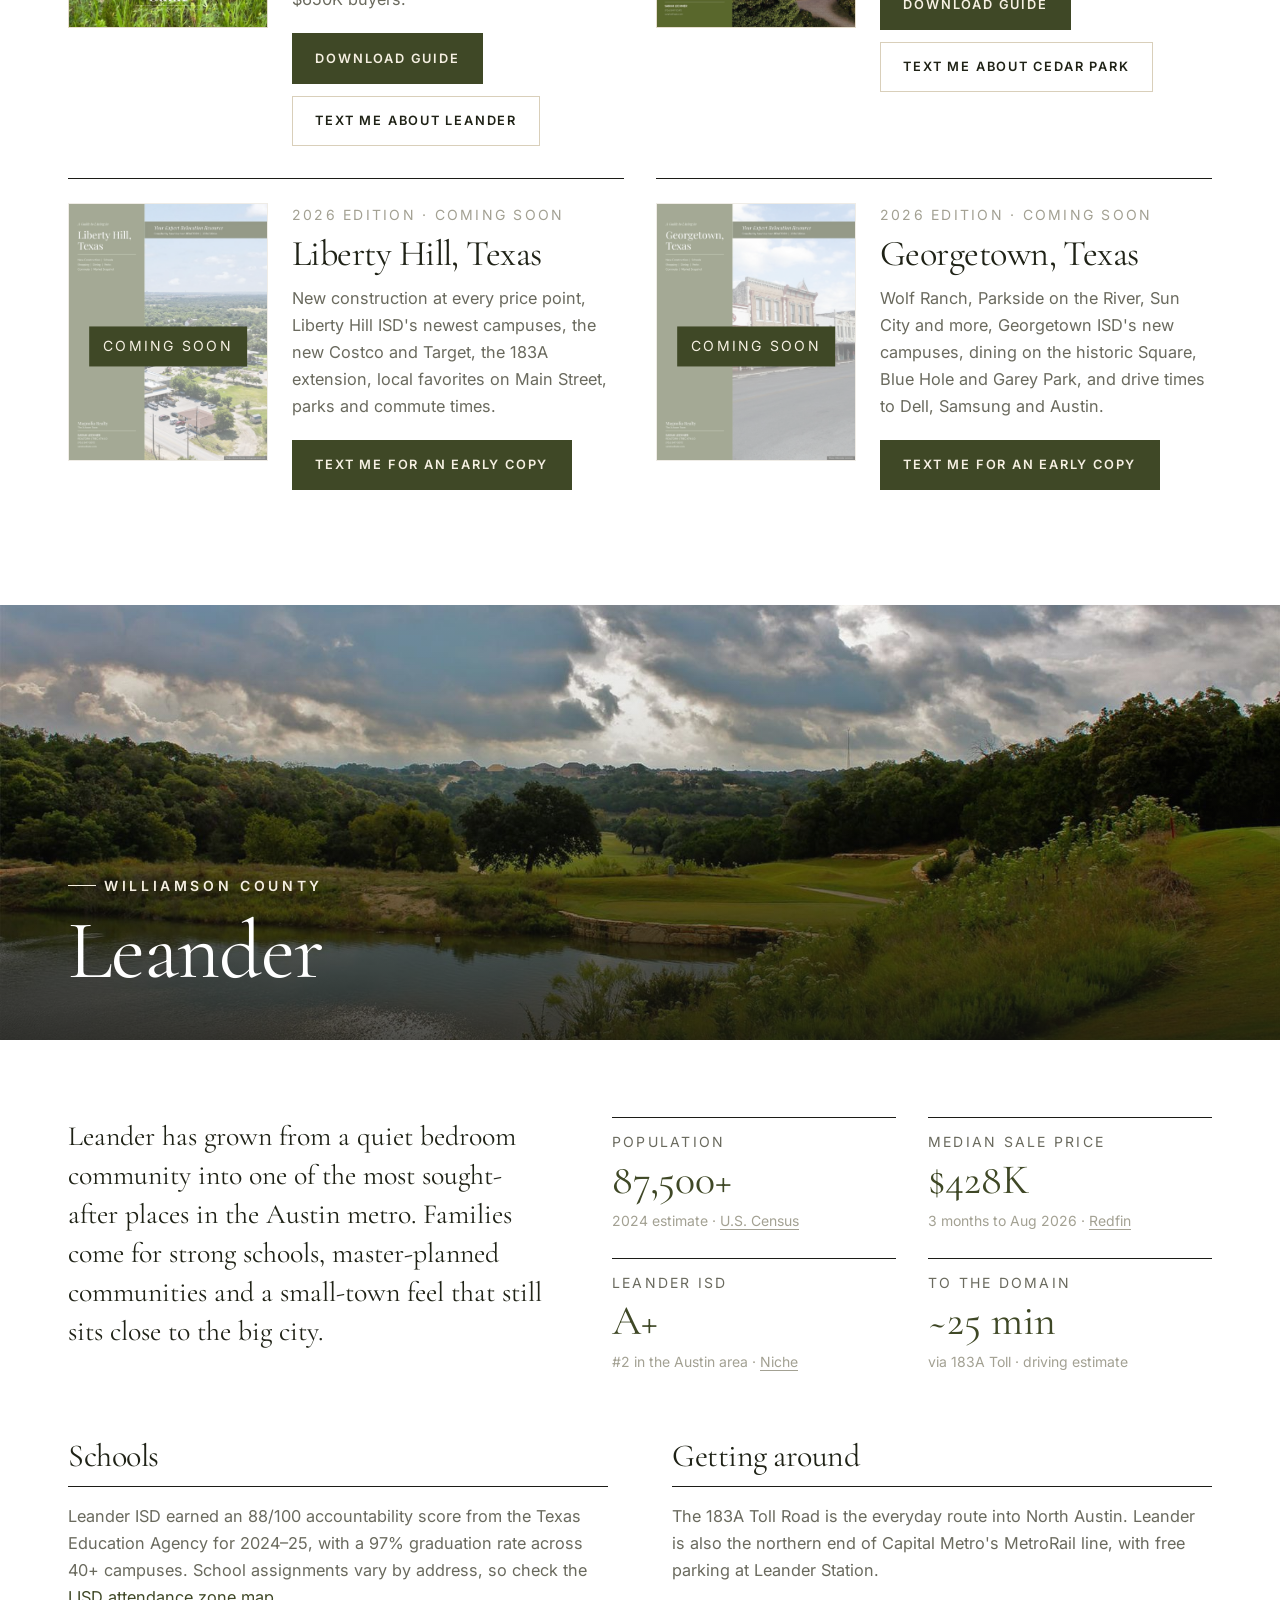
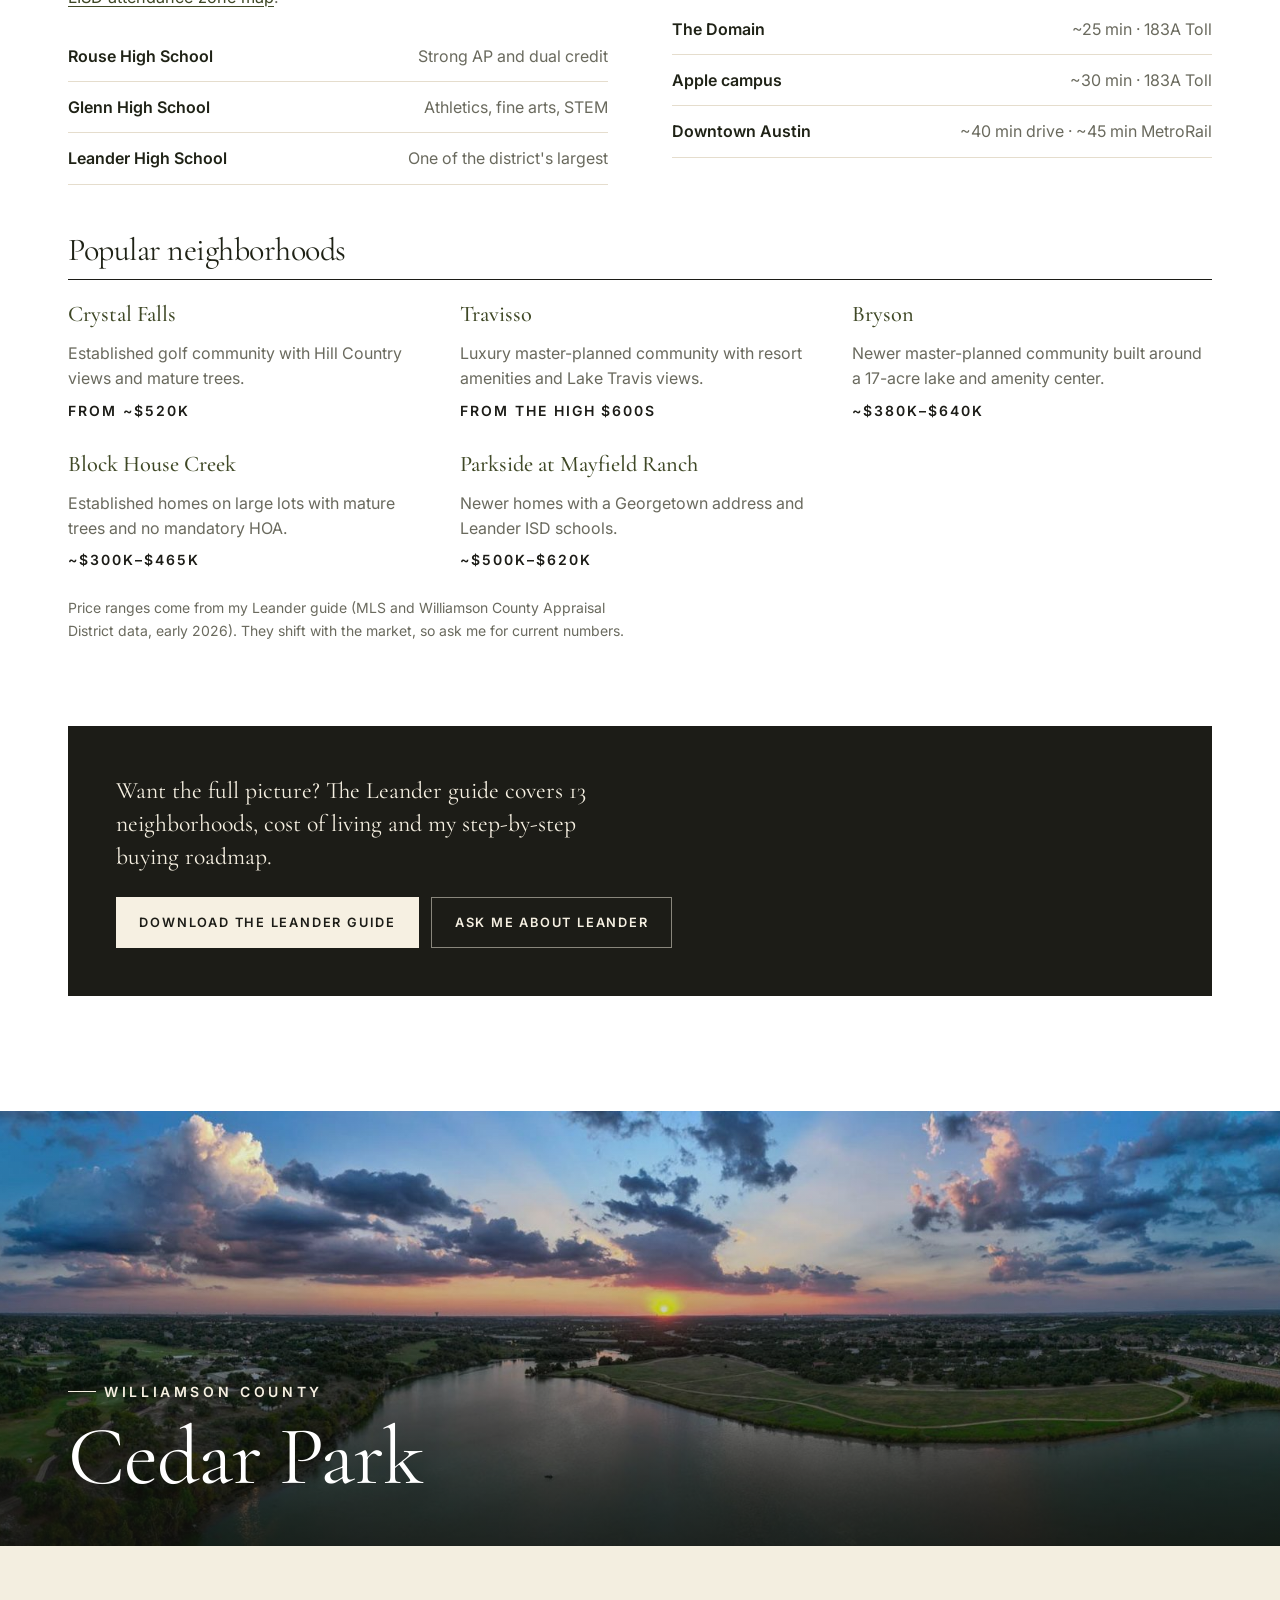
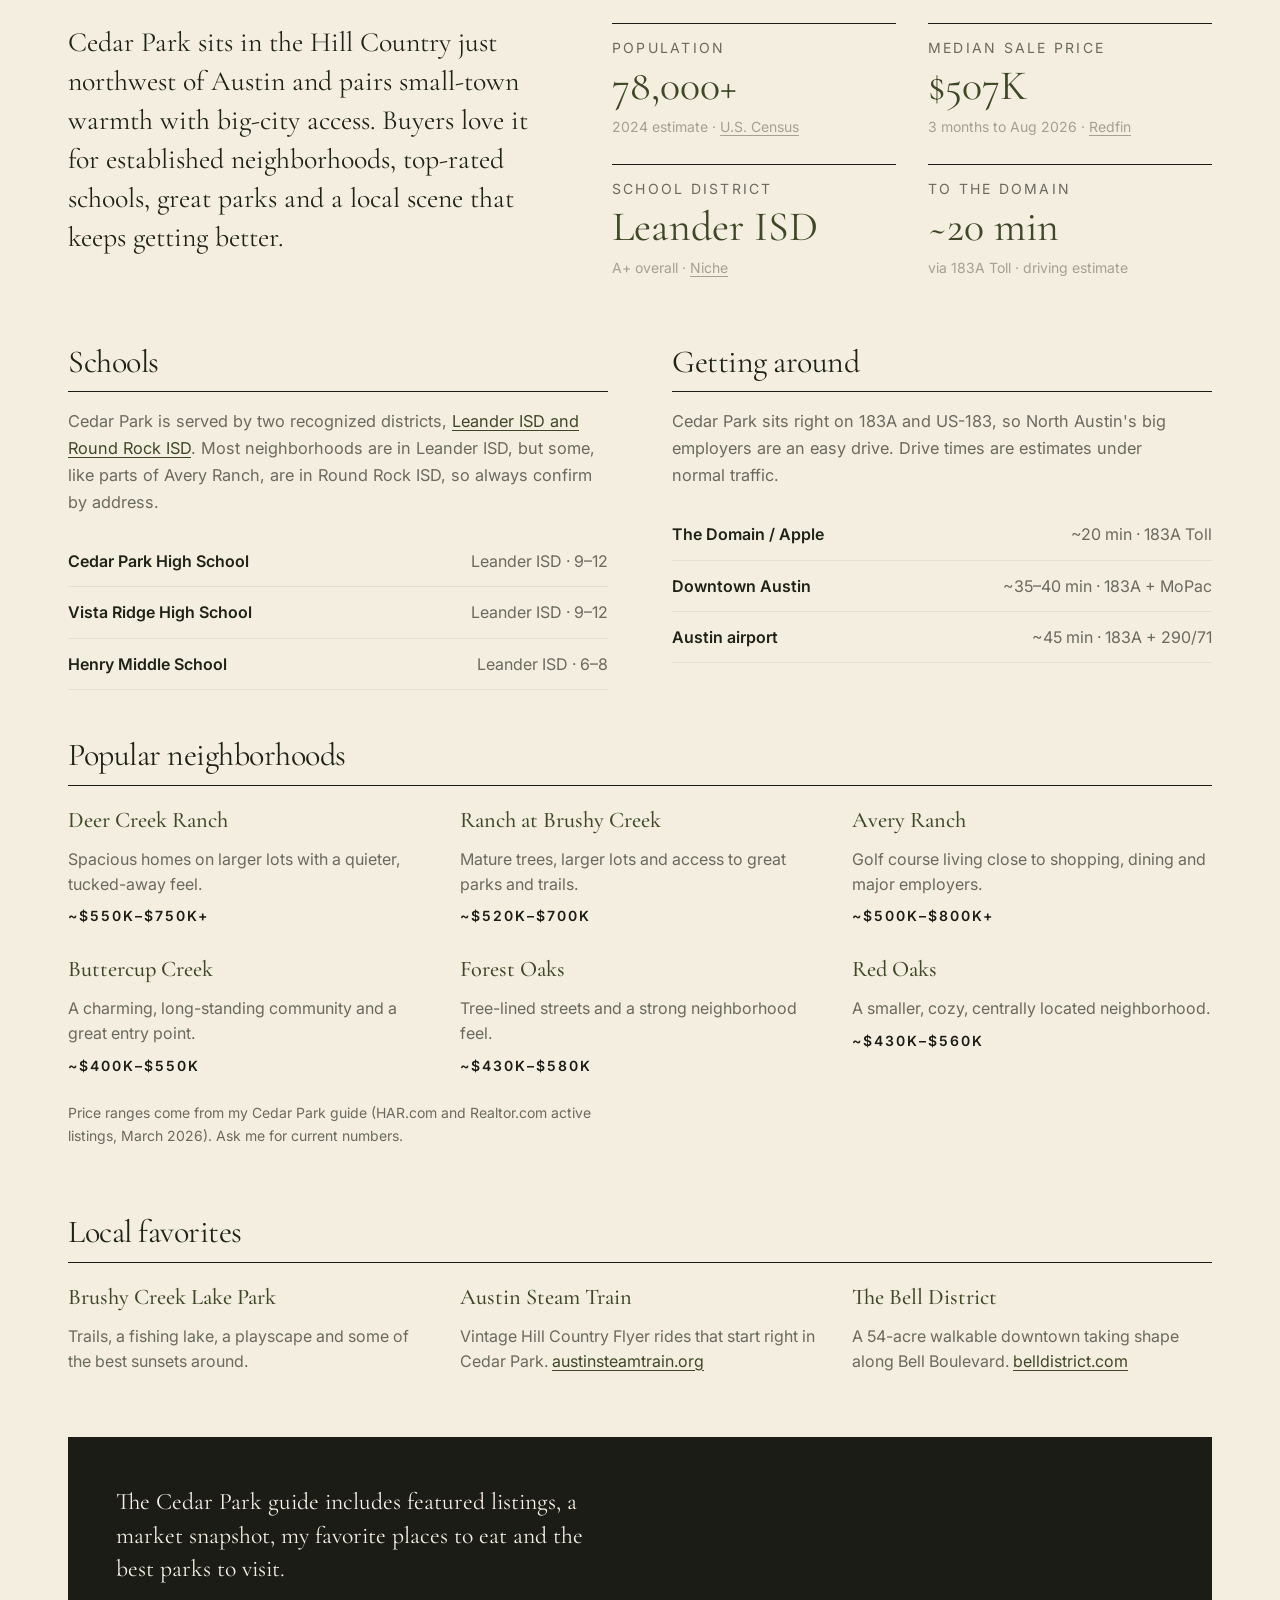
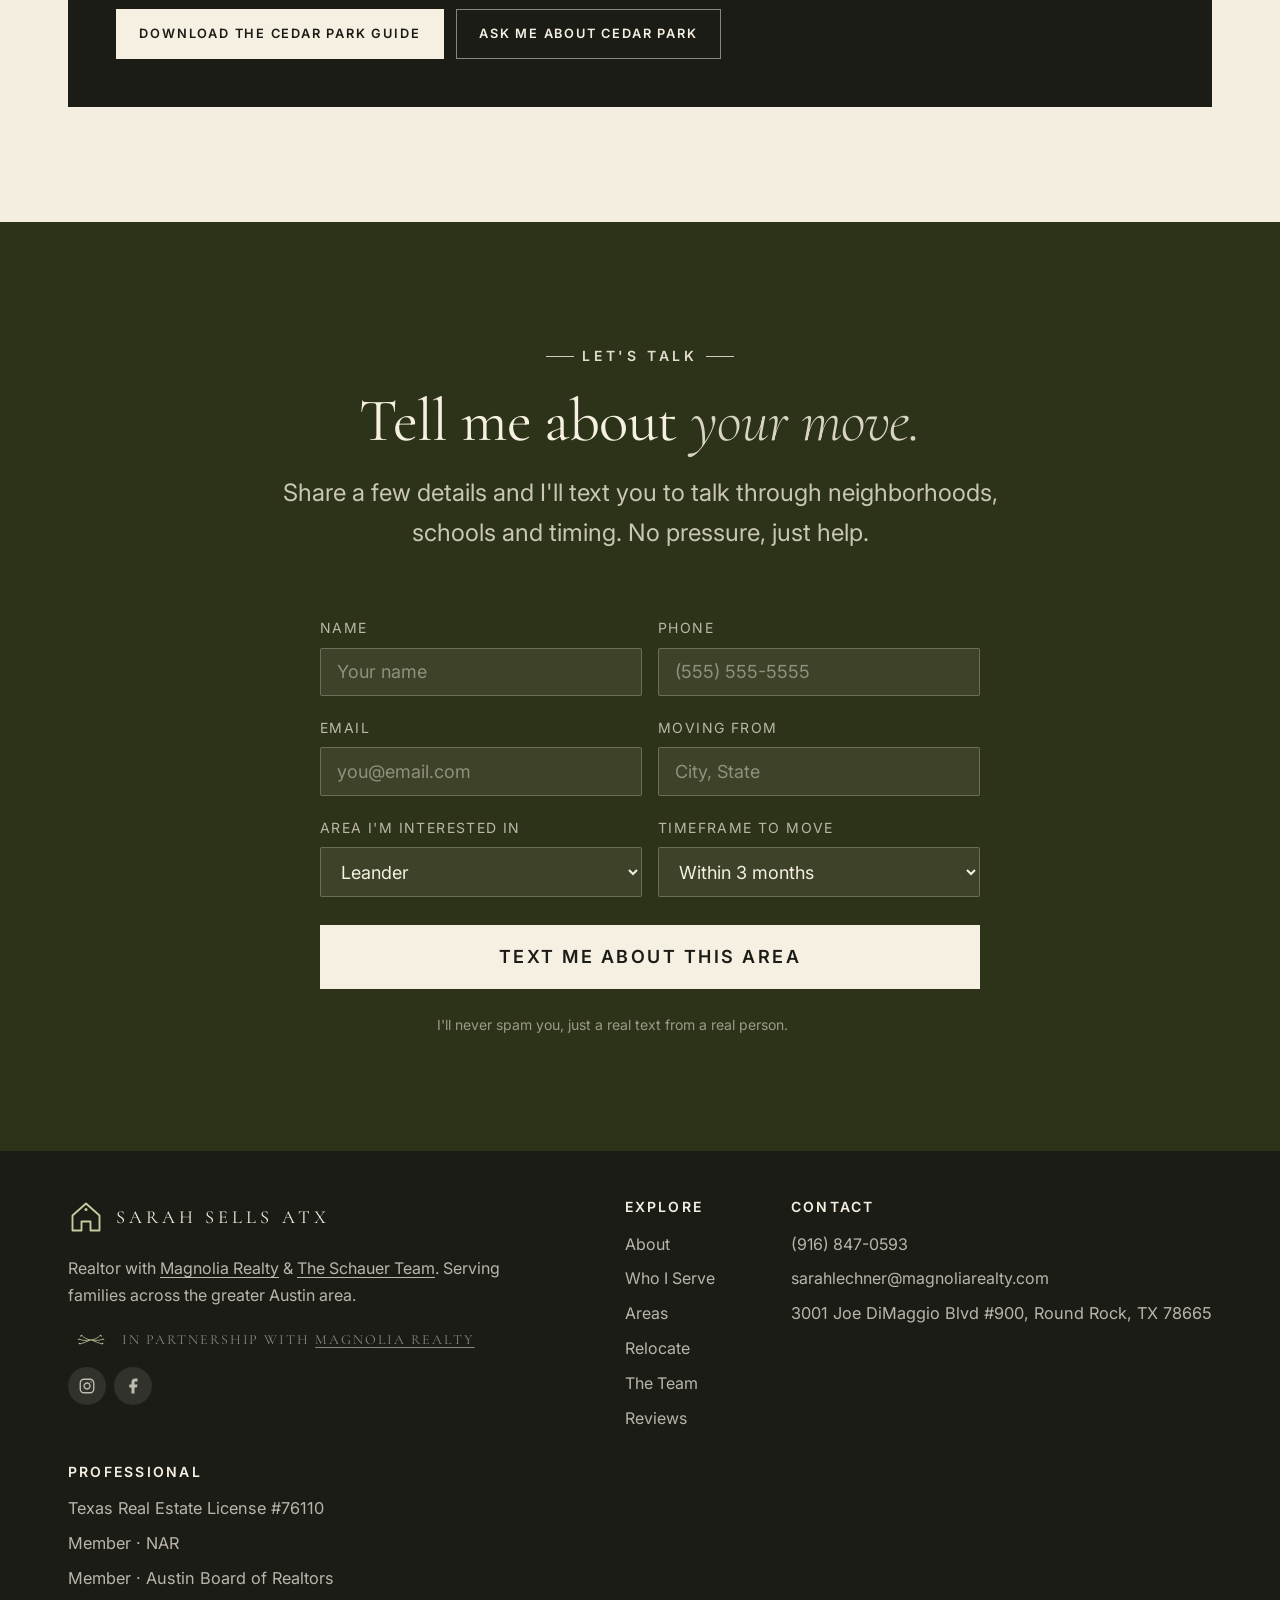
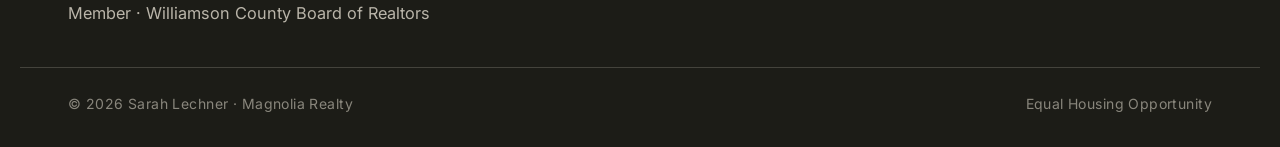
<file: relocate/index.html>
<!doctype html>
<html lang="en" data-theme="light">
<head>
  <meta charset="utf-8" />
  <meta name="viewport" content="width=device-width, initial-scale=1" />
  <title>Relocating to Leander &amp; Cedar Park, TX | Free Relocation Guides | Sarah Lechner</title>
  <meta name="description" content="Free relocation guides for Leander and Cedar Park, Texas from Sarah Lechner, Realtor with Magnolia Realty and The Schauer Team. Neighborhoods, schools, commutes and cost of living." />
  <meta name="theme-color" content="#3f4826" />
  <meta property="og:type" content="website" />
  <meta property="og:title" content="Relocation Guides | Sarah Sells ATX" />
  <meta property="og:description" content="Free Leander and Cedar Park relocation guides: neighborhoods, schools, commutes and cost of living." />
  <meta property="og:image" content="https://www.sarahsellsatx.com/assets/images/relocate/leander-area.jpg" />
  <meta property="og:url" content="https://www.sarahsellsatx.com/relocate/" />
  <link rel="icon" type="image/svg+xml" href="../assets/favicon.svg" />
  <link rel="icon" type="image/png" sizes="32x32" href="../assets/favicon-32.png" />
  <link rel="apple-touch-icon" sizes="180x180" href="../assets/apple-touch-icon.png" />
  <link rel="preconnect" href="https://fonts.googleapis.com" />
  <link rel="preconnect" href="https://fonts.gstatic.com" crossorigin />
  <link href="https://fonts.googleapis.com/css2?family=Cormorant+Garamond:ital,wght@0,400;0,500;0,600;1,400;1,500&family=Fraunces:ital,opsz,wght@0,9..144,300..600;1,9..144,300..600&family=Inter:wght@400;500;600&display=swap" rel="stylesheet" />
  <link rel="stylesheet" href="../styles.css" />
  <link rel="stylesheet" href="../styles-open-house.css" />
  <link rel="stylesheet" href="../styles-relocate.css" />
</head>
<body>
  <header class="site-header" id="top">
    <div class="container inner">
      <a href="../index.html#top" class="brand" aria-label="Sarah Sells ATX, home">
        <svg class="brand-mark" viewBox="0 0 48 48" fill="none" xmlns="http://www.w3.org/2000/svg" aria-hidden="true">
          <path d="M24 6 L6 22 V42 H18 V30 H30 V42 H42 V22 Z" stroke="currentColor" stroke-width="2.5" stroke-linejoin="round"/>
          <circle cx="24" cy="14" r="2" fill="currentColor"/>
        </svg>
        <span class="brand-text">Sarah Sells ATX</span>
      </a>

      <nav class="nav" id="primary-nav" aria-label="Primary">
        <a href="../index.html#about">About</a>
        <a href="../index.html#serve">Who I Serve</a>
        <a href="../index.html#areas">Areas</a>
        <a href="./" aria-current="page">Relocate</a>
        <a href="../index.html#team">The Team</a>
        <a href="../index.html#reviews">Reviews</a>
        <a href="#connect" class="nav-cta">Let's talk</a>
      </nav>

      <button class="menu-toggle" aria-label="Open menu" aria-expanded="false" aria-controls="primary-nav">
        <svg width="20" height="20" viewBox="0 0 24 24" fill="none" stroke="currentColor" stroke-width="2" stroke-linecap="round"><path d="M3 6h18M3 12h18M3 18h18"/></svg>
      </button>
    </div>
  </header>

  <main>
    <!-- ============ HERO ============ -->
    <section class="rl-hero">
      <div class="container rl-hero-grid">
        <div class="rl-hero-copy">
          <span class="eyebrow">Relocation Guides</span>
          <h1>Moving to the Austin area? <em>Start here.</em></h1>
          <p class="rl-lede">I moved my own family to Texas, so I know how much there is to figure out. These guides cover what I wish we'd known: neighborhoods, schools, commutes, costs and the places locals actually go. Download one for free, or text me and I'll help you narrow it down.</p>
          <div class="rl-hero-cta">
            <a href="#guides" class="btn btn--primary">Get the guides</a>
            <a href="#connect" class="btn btn--ghost">Text me about an area</a>
          </div>
          <nav class="rl-jump" aria-label="Jump to an area">
            <span>Jump to</span>
            <a href="#leander">Leander</a>
            <a href="#cedar-park">Cedar Park</a>
          </nav>
        </div>
        <div class="rl-hero-covers" aria-hidden="true">
          <img src="../assets/images/relocate/leander-guide-cover.jpg" alt="" class="rl-cover rl-cover--back" width="935" height="1210" />
          <img src="../assets/images/relocate/cedar-park-guide-cover.jpg" alt="" class="rl-cover rl-cover--front" width="935" height="1210" />
        </div>
      </div>
    </section>

    <!-- ============ GUIDE LIBRARY ============ -->
    <section class="rl-guides" id="guides">
      <div class="container">
        <div class="section-header" data-reveal>
          <span class="eyebrow">Free Downloads</span>
          <h2>The guide <em>library.</em></h2>
          <p>Each guide is a printable PDF. Download it now, no email needed.</p>
        </div>

        <div class="rl-guide-grid">
          <article class="rl-guide" data-reveal>
            <a href="../assets/guides/Leander-TX-Relocation-Guide-2026.pdf" target="_blank" rel="noopener" class="rl-guide-cover">
              <img src="../assets/images/relocate/leander-guide-cover.jpg" alt="Cover of the Leander, Texas Relocation Guide" loading="lazy" width="935" height="1210" />
            </a>
            <div class="rl-guide-body">
              <span class="rl-guide-meta">2026 Edition · 18 pages · PDF</span>
              <h3>Leander, Texas</h3>
              <p>Neighborhoods at every price point, Leander ISD schools, the housing market, MetroRail and 183A commutes, cost of living and the buying roadmap. Includes a Family Picks section for $500K–$650K buyers.</p>
              <div class="rl-guide-actions">
                <a href="../assets/guides/Leander-TX-Relocation-Guide-2026.pdf" download class="btn btn--primary">Download guide</a>
                <a href="#connect" class="btn btn--ghost" data-area="Leander">Text me about Leander</a>
              </div>
            </div>
          </article>

          <article class="rl-guide" data-reveal>
            <a href="../assets/guides/Cedar-Park-TX-Relocation-Guide-2026.pdf" target="_blank" rel="noopener" class="rl-guide-cover">
              <img src="../assets/images/relocate/cedar-park-guide-cover.jpg" alt="Cover of the Cedar Park, Texas Relocation Guide" loading="lazy" width="935" height="1210" />
            </a>
            <div class="rl-guide-body">
              <span class="rl-guide-meta">2026 Edition · 10 pages · PDF</span>
              <h3>Cedar Park, Texas</h3>
              <p>Six neighborhoods I know best, Leander ISD schools, a market snapshot, dining and daily life, the best parks, drive times and cost of living.</p>
              <div class="rl-guide-actions">
                <a href="../assets/guides/Cedar-Park-TX-Relocation-Guide-2026.pdf" download class="btn btn--primary">Download guide</a>
                <a href="#connect" class="btn btn--ghost" data-area="Cedar Park">Text me about Cedar Park</a>
              </div>
            </div>
          </article>

          <article class="rl-guide rl-guide--soon" data-reveal>
            <div class="rl-guide-cover">
              <img src="../assets/images/relocate/liberty-hill-guide-cover.jpg" alt="Preview of the upcoming Liberty Hill, Texas Relocation Guide" loading="lazy" width="935" height="1210" />
              <span class="rl-soon-badge">Coming Soon</span>
            </div>
            <div class="rl-guide-body">
              <span class="rl-guide-meta">2026 Edition · Coming Soon</span>
              <h3>Liberty Hill, Texas</h3>
              <p>New construction at every price point, Liberty Hill ISD's newest campuses, the new Costco and Target, the 183A extension, local favorites on Main Street, parks and commute times.</p>
              <div class="rl-guide-actions">
                <a href="#connect" class="btn btn--primary" data-area="Liberty Hill">Text me for an early copy</a>
              </div>
            </div>
          </article>

          <article class="rl-guide rl-guide--soon" data-reveal>
            <div class="rl-guide-cover">
              <img src="../assets/images/relocate/georgetown-guide-cover.jpg" alt="Preview of the upcoming Georgetown, Texas Relocation Guide" loading="lazy" width="935" height="1210" />
              <span class="rl-soon-badge">Coming Soon</span>
            </div>
            <div class="rl-guide-body">
              <span class="rl-guide-meta">2026 Edition · Coming Soon</span>
              <h3>Georgetown, Texas</h3>
              <p>Wolf Ranch, Parkside on the River, Sun City and more, Georgetown ISD's new campuses, dining on the historic Square, Blue Hole and Garey Park, and drive times to Dell, Samsung and Austin.</p>
              <div class="rl-guide-actions">
                <a href="#connect" class="btn btn--primary" data-area="Georgetown">Text me for an early copy</a>
              </div>
            </div>
          </article>
        </div>
      </div>
    </section>

    <!-- ============ LEANDER ============ -->
    <section class="rl-area" id="leander">
      <div class="rl-area-banner">
        <img src="../assets/images/relocate/leander-area.jpg" alt="Hill Country view over the golf course pond at Crystal Falls in Leander" loading="lazy" />
        <div class="container rl-area-banner-inner">
          <span class="eyebrow">Williamson County</span>
          <h2>Leander</h2>
        </div>
      </div>

      <div class="container">
        <div class="rl-area-intro" data-reveal>
          <p class="rl-area-lede">Leander has grown from a quiet bedroom community into one of the most sought-after places in the Austin metro. Families come for strong schools, master-planned communities and a small-town feel that still sits close to the big city.</p>
          <dl class="rl-stats">
            <div><dt>Population</dt><dd>87,500+</dd><span>2024 estimate · <a href="https://www.census.gov/quickfacts/fact/table/leandercitytexas/PST045224" target="_blank" rel="noopener">U.S. Census</a></span></div>
            <div><dt>Median sale price</dt><dd>$428K</dd><span>3 months to Aug 2026 · <a href="https://www.redfin.com/city/30803/TX/Leander/housing-market" target="_blank" rel="noopener">Redfin</a></span></div>
            <div><dt>Leander ISD</dt><dd>A+</dd><span>#2 in the Austin area · <a href="https://www.niche.com/k12/d/leander-independent-school-district-tx/" target="_blank" rel="noopener">Niche</a></span></div>
            <div><dt>To The Domain</dt><dd>~25 min</dd><span>via 183A Toll · driving estimate</span></div>
          </dl>
        </div>

        <div class="rl-detail-grid">
          <div class="rl-detail" data-reveal>
            <h3>Schools</h3>
            <p>Leander ISD earned an 88/100 accountability score from the Texas Education Agency for 2024–25, with a 97% graduation rate across 40+ campuses. School assignments vary by address, so check the <a href="https://www.leanderisd.org/attendancezones" target="_blank" rel="noopener">LISD attendance zone map</a>.</p>
            <ul class="rl-list">
              <li><strong>Rouse High School</strong><span>Strong AP and dual credit</span></li>
              <li><strong>Glenn High School</strong><span>Athletics, fine arts, STEM</span></li>
              <li><strong>Leander High School</strong><span>One of the district's largest</span></li>
            </ul>
          </div>

          <div class="rl-detail" data-reveal>
            <h3>Getting around</h3>
            <p>The 183A Toll Road is the everyday route into North Austin. Leander is also the northern end of Capital Metro's MetroRail line, with free parking at Leander Station.</p>
            <ul class="rl-list">
              <li><strong>The Domain</strong><span>~25 min · 183A Toll</span></li>
              <li><strong>Apple campus</strong><span>~30 min · 183A Toll</span></li>
              <li><strong>Downtown Austin</strong><span>~40 min drive · ~45 min MetroRail</span></li>
            </ul>
          </div>

          <div class="rl-detail rl-detail--wide" data-reveal>
            <h3>Popular neighborhoods</h3>
            <ul class="rl-hoods">
              <li><strong>Crystal Falls</strong><span>Established golf community with Hill Country views and mature trees.</span><em>From ~$520K</em></li>
              <li><strong>Travisso</strong><span>Luxury master-planned community with resort amenities and Lake Travis views.</span><em>From the high $600s</em></li>
              <li><strong>Bryson</strong><span>Newer master-planned community built around a 17-acre lake and amenity center.</span><em>~$380K–$640K</em></li>
              <li><strong>Block House Creek</strong><span>Established homes on large lots with mature trees and no mandatory HOA.</span><em>~$300K–$465K</em></li>
              <li><strong>Parkside at Mayfield Ranch</strong><span>Newer homes with a Georgetown address and Leander ISD schools.</span><em>~$500K–$620K</em></li>
            </ul>
            <p class="rl-note">Price ranges come from my Leander guide (MLS and Williamson County Appraisal District data, early 2026). They shift with the market, so ask me for current numbers.</p>
          </div>
        </div>

        <div class="rl-area-cta" data-reveal>
          <p>Want the full picture? The Leander guide covers 13 neighborhoods, cost of living and my step-by-step buying roadmap.</p>
          <div class="rl-guide-actions">
            <a href="../assets/guides/Leander-TX-Relocation-Guide-2026.pdf" download class="btn btn--primary">Download the Leander guide</a>
            <a href="#connect" class="btn btn--ghost" data-area="Leander">Ask me about Leander</a>
          </div>
        </div>
      </div>
    </section>

    <!-- ============ CEDAR PARK ============ -->
    <section class="rl-area rl-area--alt" id="cedar-park">
      <div class="rl-area-banner">
        <img src="../assets/images/relocate/cedar-park-area.jpg" alt="Aerial view of Brushy Creek Lake Park at sunset in Cedar Park" loading="lazy" />
        <div class="container rl-area-banner-inner">
          <span class="eyebrow">Williamson County</span>
          <h2>Cedar Park</h2>
        </div>
      </div>

      <div class="container">
        <div class="rl-area-intro" data-reveal>
          <p class="rl-area-lede">Cedar Park sits in the Hill Country just northwest of Austin and pairs small-town warmth with big-city access. Buyers love it for established neighborhoods, top-rated schools, great parks and a local scene that keeps getting better.</p>
          <dl class="rl-stats">
            <div><dt>Population</dt><dd>78,000+</dd><span>2024 estimate · <a href="https://www.census.gov/quickfacts/fact/table/cedarparkcitytexas/PST045224" target="_blank" rel="noopener">U.S. Census</a></span></div>
            <div><dt>Median sale price</dt><dd>$507K</dd><span>3 months to Aug 2026 · <a href="https://www.redfin.com/city/30813/TX/Cedar-Park/housing-market" target="_blank" rel="noopener">Redfin</a></span></div>
            <div><dt>School district</dt><dd>Leander ISD</dd><span>A+ overall · <a href="https://www.niche.com/k12/d/leander-independent-school-district-tx/" target="_blank" rel="noopener">Niche</a></span></div>
            <div><dt>To The Domain</dt><dd>~20 min</dd><span>via 183A Toll · driving estimate</span></div>
          </dl>
        </div>

        <div class="rl-detail-grid">
          <div class="rl-detail" data-reveal>
            <h3>Schools</h3>
            <p>Cedar Park is served by two recognized districts, <a href="https://www.cedarparktexas.gov/907/Cedar-Park-50th-Anniversary" target="_blank" rel="noopener">Leander ISD and Round Rock ISD</a>. Most neighborhoods are in Leander ISD, but some, like parts of Avery Ranch, are in Round Rock ISD, so always confirm by address.</p>
            <ul class="rl-list">
              <li><strong>Cedar Park High School</strong><span>Leander ISD · 9–12</span></li>
              <li><strong>Vista Ridge High School</strong><span>Leander ISD · 9–12</span></li>
              <li><strong>Henry Middle School</strong><span>Leander ISD · 6–8</span></li>
            </ul>
          </div>

          <div class="rl-detail" data-reveal>
            <h3>Getting around</h3>
            <p>Cedar Park sits right on 183A and US-183, so North Austin's big employers are an easy drive. Drive times are estimates under normal traffic.</p>
            <ul class="rl-list">
              <li><strong>The Domain / Apple</strong><span>~20 min · 183A Toll</span></li>
              <li><strong>Downtown Austin</strong><span>~35–40 min · 183A + MoPac</span></li>
              <li><strong>Austin airport</strong><span>~45 min · 183A + 290/71</span></li>
            </ul>
          </div>

          <div class="rl-detail rl-detail--wide" data-reveal>
            <h3>Popular neighborhoods</h3>
            <ul class="rl-hoods">
              <li><strong>Deer Creek Ranch</strong><span>Spacious homes on larger lots with a quieter, tucked-away feel.</span><em>~$550K–$750K+</em></li>
              <li><strong>Ranch at Brushy Creek</strong><span>Mature trees, larger lots and access to great parks and trails.</span><em>~$520K–$700K</em></li>
              <li><strong>Avery Ranch</strong><span>Golf course living close to shopping, dining and major employers.</span><em>~$500K–$800K+</em></li>
              <li><strong>Buttercup Creek</strong><span>A charming, long-standing community and a great entry point.</span><em>~$400K–$550K</em></li>
              <li><strong>Forest Oaks</strong><span>Tree-lined streets and a strong neighborhood feel.</span><em>~$430K–$580K</em></li>
              <li><strong>Red Oaks</strong><span>A smaller, cozy, centrally located neighborhood.</span><em>~$430K–$560K</em></li>
            </ul>
            <p class="rl-note">Price ranges come from my Cedar Park guide (HAR.com and Realtor.com active listings, March 2026). Ask me for current numbers.</p>
          </div>

          <div class="rl-detail rl-detail--wide" data-reveal>
            <h3>Local favorites</h3>
            <ul class="rl-hoods rl-hoods--3">
              <li><strong>Brushy Creek Lake Park</strong><span>Trails, a fishing lake, a playscape and some of the best sunsets around.</span></li>
              <li><strong>Austin Steam Train</strong><span>Vintage Hill Country Flyer rides that start right in Cedar Park. <a href="https://austinsteamtrain.org" target="_blank" rel="noopener">austinsteamtrain.org</a></span></li>
              <li><strong>The Bell District</strong><span>A 54-acre walkable downtown taking shape along Bell Boulevard. <a href="https://belldistrict.com" target="_blank" rel="noopener">belldistrict.com</a></span></li>
            </ul>
          </div>
        </div>

        <div class="rl-area-cta" data-reveal>
          <p>The Cedar Park guide includes featured listings, a market snapshot, my favorite places to eat and the best parks to visit.</p>
          <div class="rl-guide-actions">
            <a href="../assets/guides/Cedar-Park-TX-Relocation-Guide-2026.pdf" download class="btn btn--primary">Download the Cedar Park guide</a>
            <a href="#connect" class="btn btn--ghost" data-area="Cedar Park">Ask me about Cedar Park</a>
          </div>
        </div>
      </div>
    </section>

    <!-- ============ CONNECT FORM ============ -->
    <section class="oh-form-section" id="connect">
      <div class="container">
        <div class="section-header" data-reveal>
          <span class="eyebrow">Let's Talk</span>
          <h2>Tell me about <em>your move.</em></h2>
          <p>Share a few details and I'll text you to talk through neighborhoods, schools and timing. No pressure, just help.</p>
        </div>

        <form class="oh-form" action="https://formsubmit.co/sarahlechner@magnoliarealty.com" method="POST">
          <input type="text" name="_honey" class="oh-honey" tabindex="-1" autocomplete="off" />
          <input type="hidden" name="_subject" value="New relocation lead from SarahSellsATX.com" />
          <input type="hidden" name="_template" value="table" />
          <input type="hidden" name="_captcha" value="false" />
          <input type="hidden" name="_next" value="https://www.sarahsellsatx.com/relocate/thank-you.html" />

          <div class="oh-form-row">
            <div class="oh-field">
              <label for="name">Name</label>
              <input type="text" id="name" name="Name" placeholder="Your name" autocomplete="name" required />
            </div>
            <div class="oh-field">
              <label for="phone">Phone</label>
              <input type="tel" id="phone" name="Phone" placeholder="(555) 555-5555" autocomplete="tel" required />
            </div>
          </div>

          <div class="oh-form-row">
            <div class="oh-field">
              <label for="email">Email</label>
              <input type="email" id="email" name="Email" placeholder="you@email.com" autocomplete="email" required />
            </div>
            <div class="oh-field">
              <label for="from">Moving from</label>
              <input type="text" id="from" name="Moving From" placeholder="City, State" />
            </div>
          </div>

          <div class="oh-form-row">
            <div class="oh-field">
              <label for="area">Area I'm interested in</label>
              <select id="area" name="Area">
                <option>Leander</option>
                <option>Cedar Park</option>
                <option>Liberty Hill</option>
                <option>Georgetown</option>
                <option>Another Austin-area city</option>
                <option>Not sure yet</option>
              </select>
            </div>
            <div class="oh-field">
              <label for="timeframe">Timeframe to move</label>
              <select id="timeframe" name="Timeframe">
                <option>Within 3 months</option>
                <option>3–6 months</option>
                <option>6–12 months</option>
                <option>Just researching</option>
              </select>
            </div>
          </div>

          <button type="submit" class="btn btn--accent">Text me about this area</button>
          <p class="oh-form-note">I'll never spam you, just a real text from a real person.</p>
        </form>
      </div>
    </section>
  </main>


  <footer class="site-footer">
    <div class="container inner">
      <div class="brand-block">
        <a class="brand" href="../index.html#top">
          <svg class="brand-mark" viewBox="0 0 48 48" fill="none" aria-hidden="true">
            <path d="M24 6 L6 22 V42 H18 V30 H30 V42 H42 V22 Z" stroke="currentColor" stroke-width="2.5" stroke-linejoin="round"/>
            <circle cx="24" cy="14" r="2" fill="currentColor"/>
          </svg>
          <span class="brand-text">Sarah Sells ATX</span>
        </a>
        <p>Realtor with <a href="https://sarahlechner.magnoliarealty.com/agents/2082897/Sarah+Lechner" target="_blank" rel="noopener" style="text-decoration:underline;text-underline-offset:3px">Magnolia Realty</a> &amp; <a href="https://www.schauerteamrealty.com/" target="_blank" rel="noopener" style="text-decoration:underline;text-underline-offset:3px">The Schauer Team</a>. Serving families across the greater Austin area.</p>
        <div class="magnolia-badge">
          <svg class="magnolia-badge-wreath" viewBox="0 0 120 40" fill="none" aria-hidden="true">
            <g stroke="currentColor" stroke-width="2" stroke-linecap="round" fill="none">
              <path d="M58 20 C 50 18, 42 15, 36 8"/>
              <path d="M58 20 C 48 22, 38 22, 30 18"/>
              <path d="M58 20 C 50 24, 40 28, 32 30"/>
            </g>
            <g fill="currentColor">
              <ellipse cx="34" cy="9" rx="3" ry="1.4" transform="rotate(-40 34 9)"/>
              <ellipse cx="28" cy="18" rx="3" ry="1.4" transform="rotate(-6 28 18)"/>
              <ellipse cx="30" cy="29" rx="3" ry="1.4" transform="rotate(32 30 29)"/>
            </g>
            <g stroke="currentColor" stroke-width="2" stroke-linecap="round" fill="none" transform="translate(120,0) scale(-1,1)">
              <path d="M58 20 C 50 18, 42 15, 36 8"/>
              <path d="M58 20 C 48 22, 38 22, 30 18"/>
              <path d="M58 20 C 50 24, 40 28, 32 30"/>
            </g>
            <g fill="currentColor" transform="translate(120,0) scale(-1,1)">
              <ellipse cx="34" cy="9" rx="3" ry="1.4" transform="rotate(-40 34 9)"/>
              <ellipse cx="28" cy="18" rx="3" ry="1.4" transform="rotate(-6 28 18)"/>
              <ellipse cx="30" cy="29" rx="3" ry="1.4" transform="rotate(32 30 29)"/>
            </g>
          </svg>
          <span>In partnership with <a href="https://sarahlechner.magnoliarealty.com/agents/2082897/Sarah+Lechner" target="_blank" rel="noopener">Magnolia Realty</a></span>
        </div>
        <div class="social">
          <a href="https://www.instagram.com/sarahlechner_magnoliarealty/" target="_blank" rel="noopener" aria-label="Sarah on Instagram">
            <svg width="18" height="18" viewBox="0 0 24 24" fill="none" stroke="currentColor" stroke-width="1.8" stroke-linecap="round" stroke-linejoin="round"><rect x="3" y="3" width="18" height="18" rx="5"/><path d="M16 11.37A4 4 0 1 1 12.63 8 4 4 0 0 1 16 11.37z"/><line x1="17.5" y1="6.5" x2="17.51" y2="6.5"/></svg>
          </a>
          <a href="https://www.facebook.com/sarah.copeland.391/" target="_blank" rel="noopener" aria-label="Sarah on Facebook">
            <svg width="18" height="18" viewBox="0 0 24 24" fill="currentColor"><path d="M18 2h-3a5 5 0 0 0-5 5v3H7v4h3v8h4v-8h3l1-4h-4V7a1 1 0 0 1 1-1h3z"/></svg>
          </a>
        </div>
      </div>

      <div class="footer-col">
        <h4>Explore</h4>
        <ul>
          <li><a href="../index.html#about">About</a></li>
          <li><a href="../index.html#serve">Who I Serve</a></li>
          <li><a href="../index.html#areas">Areas</a></li>
          <li><a href="./">Relocate</a></li>
          <li><a href="../index.html#team">The Team</a></li>
          <li><a href="../index.html#reviews">Reviews</a></li>
        </ul>
      </div>

      <div class="footer-col">
        <h4>Contact</h4>
        <ul>
          <li><a href="tel:+19168470593">(916) 847-0593</a></li>
          <li><a href="mailto:sarahlechner@magnoliarealty.com">sarahlechner@magnoliarealty.com</a></li>
          <li>3001 Joe DiMaggio Blvd #900, Round Rock, TX 78665</li>
        </ul>
      </div>

      <div class="footer-col">
        <h4>Professional</h4>
        <ul>
          <li>Texas Real Estate License #76110</li>
          <li>Member · NAR</li>
          <li>Member · Austin Board of Realtors</li>
          <li>Member · Williamson County Board of Realtors</li>
        </ul>
      </div>
    </div>

    <div class="container footer-legal">
      <span>© <span id="year"></span> Sarah Lechner · Magnolia Realty</span>
      <span>Equal Housing Opportunity</span>
    </div>
  </footer>

  <script src="../main.js" defer></script>
  <script>
    document.querySelectorAll('[data-area]').forEach(function (a) {
      a.addEventListener('click', function () {
        var s = document.getElementById('area'); if (s) s.value = a.getAttribute('data-area');
      });
    });
  </script>
</body>
</html>
</file>
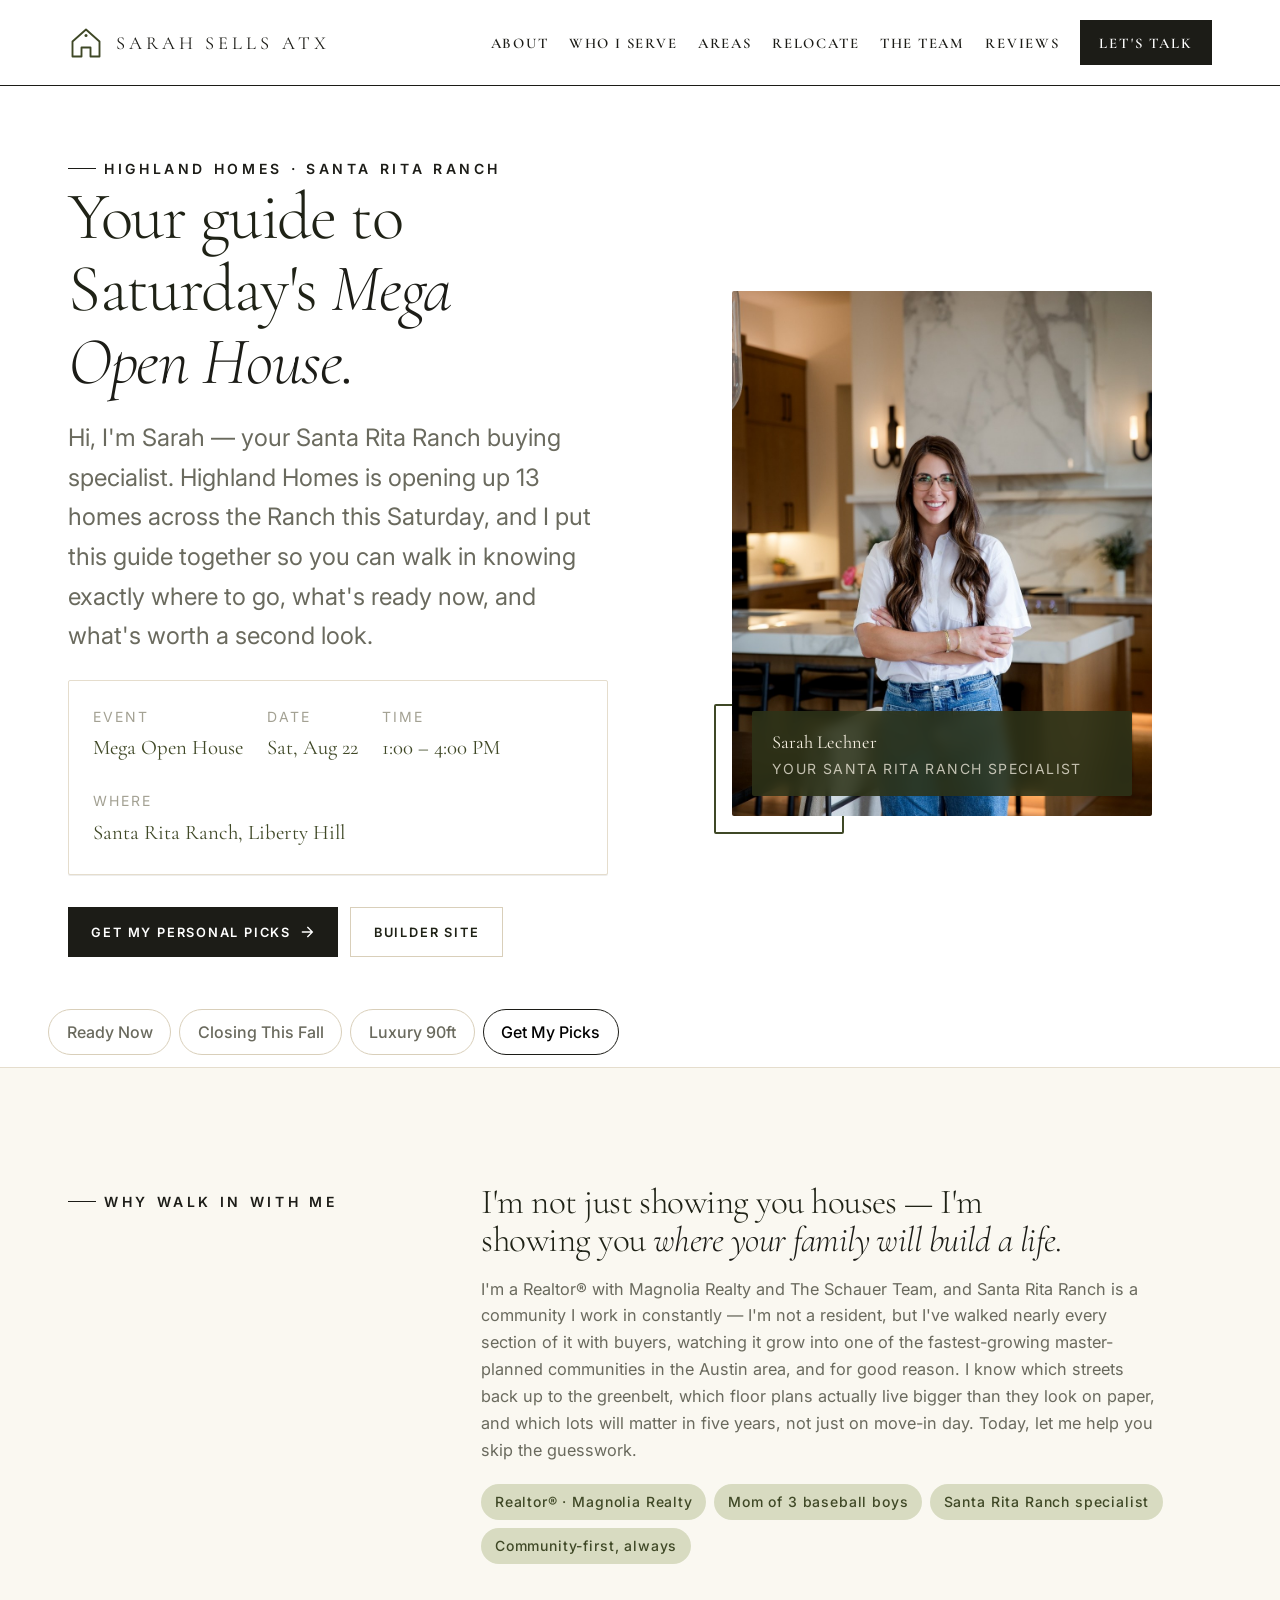
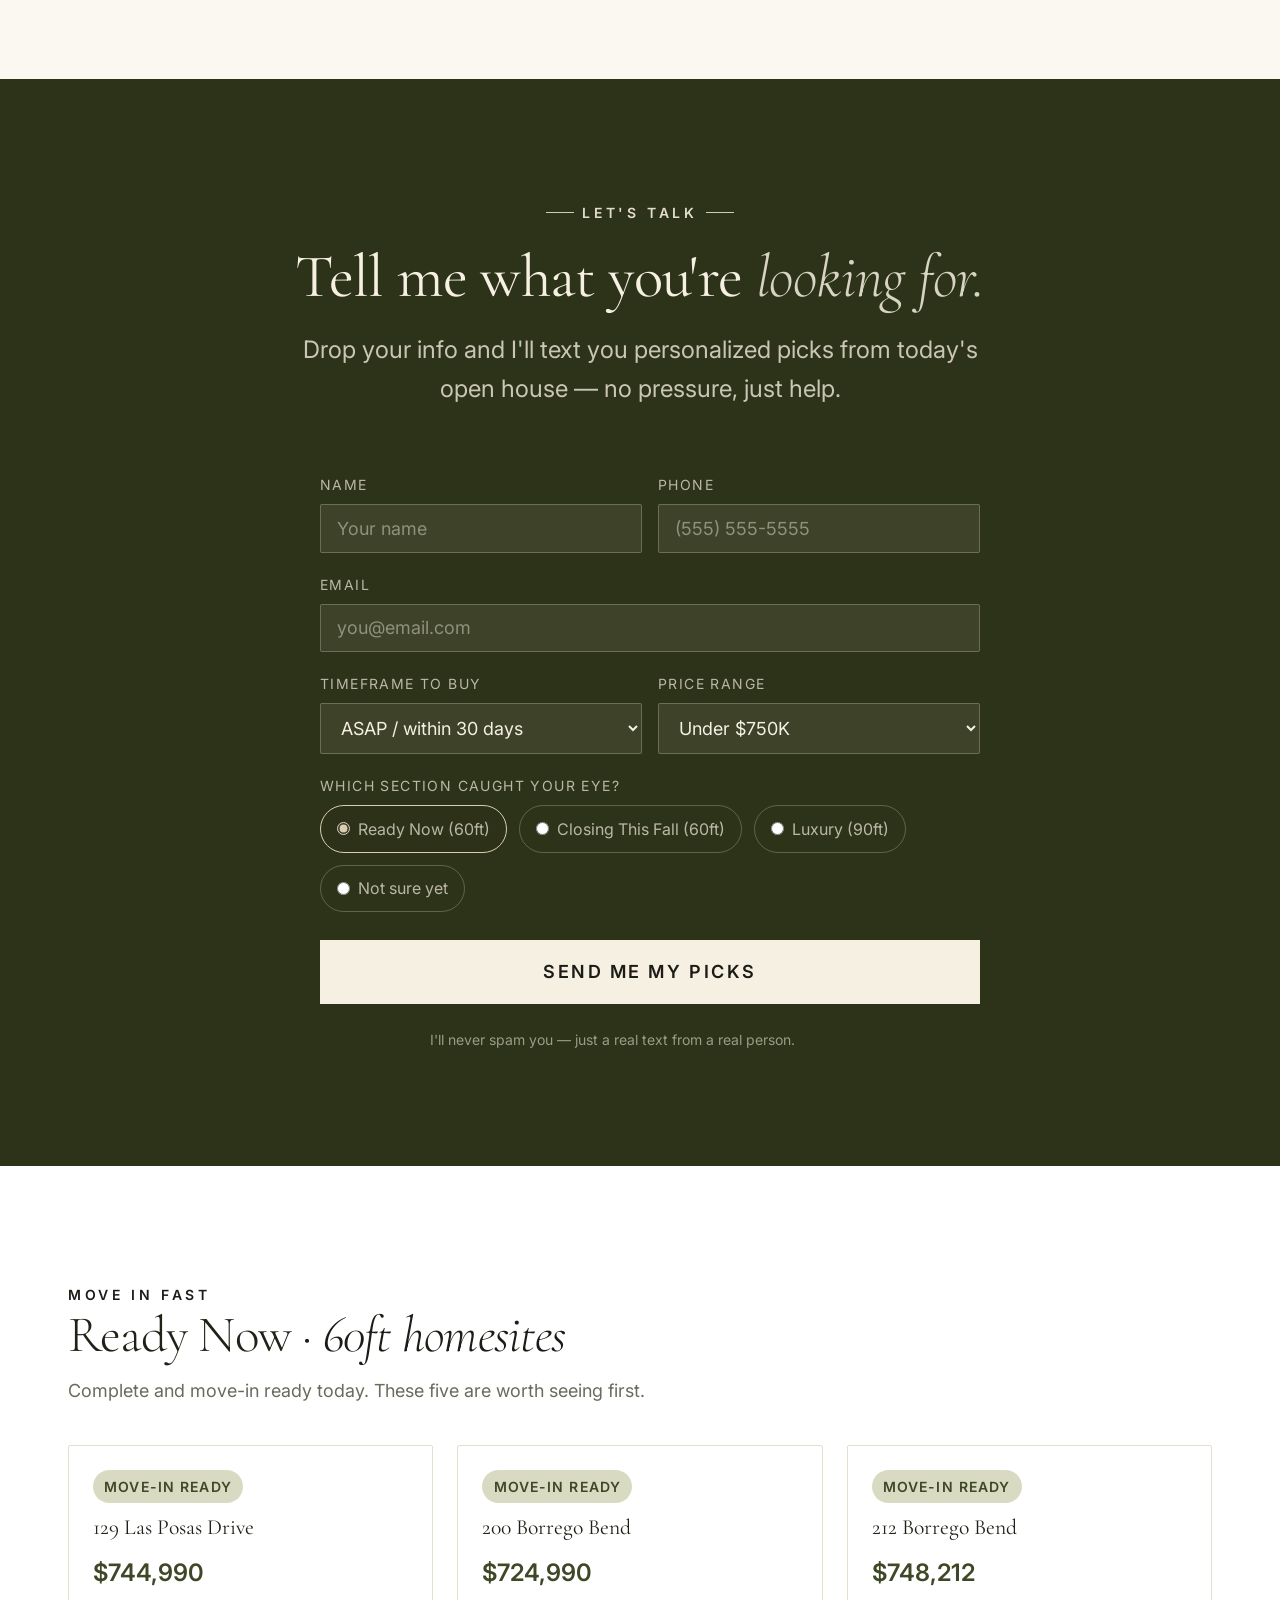
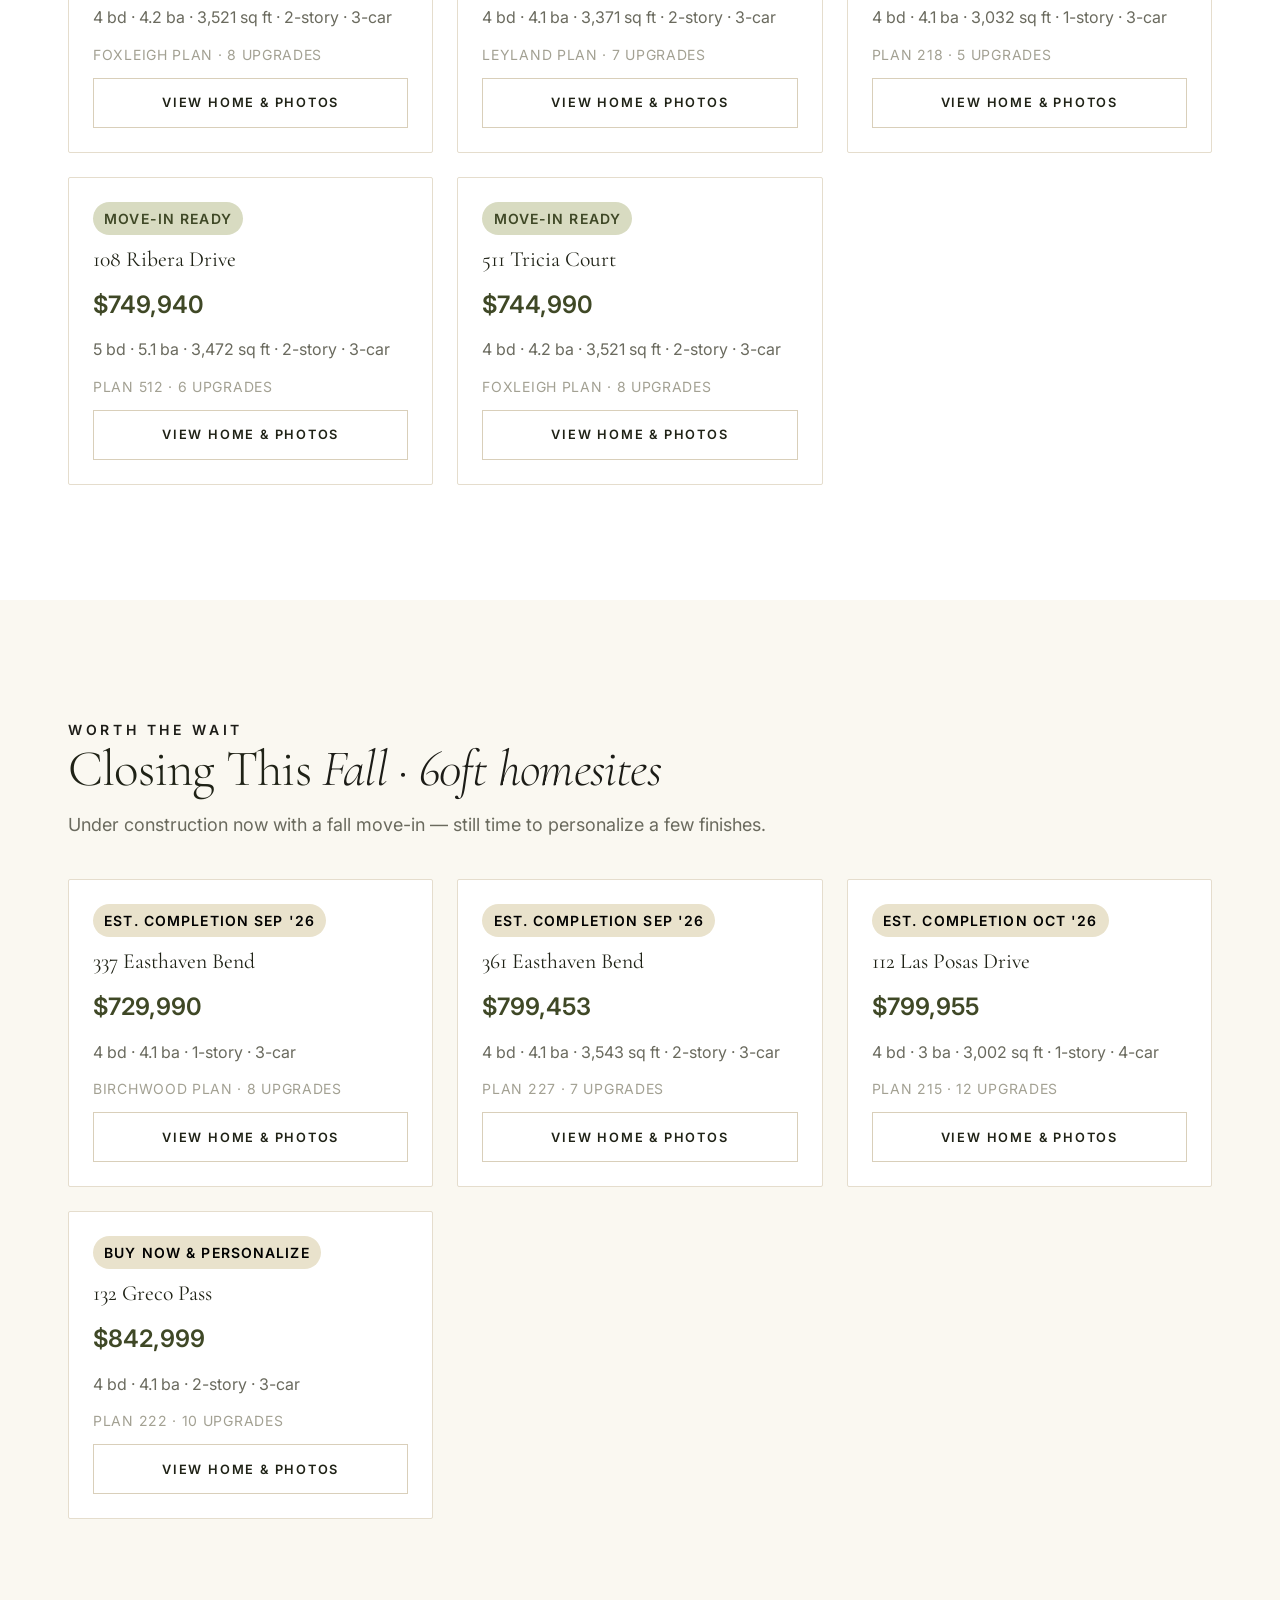
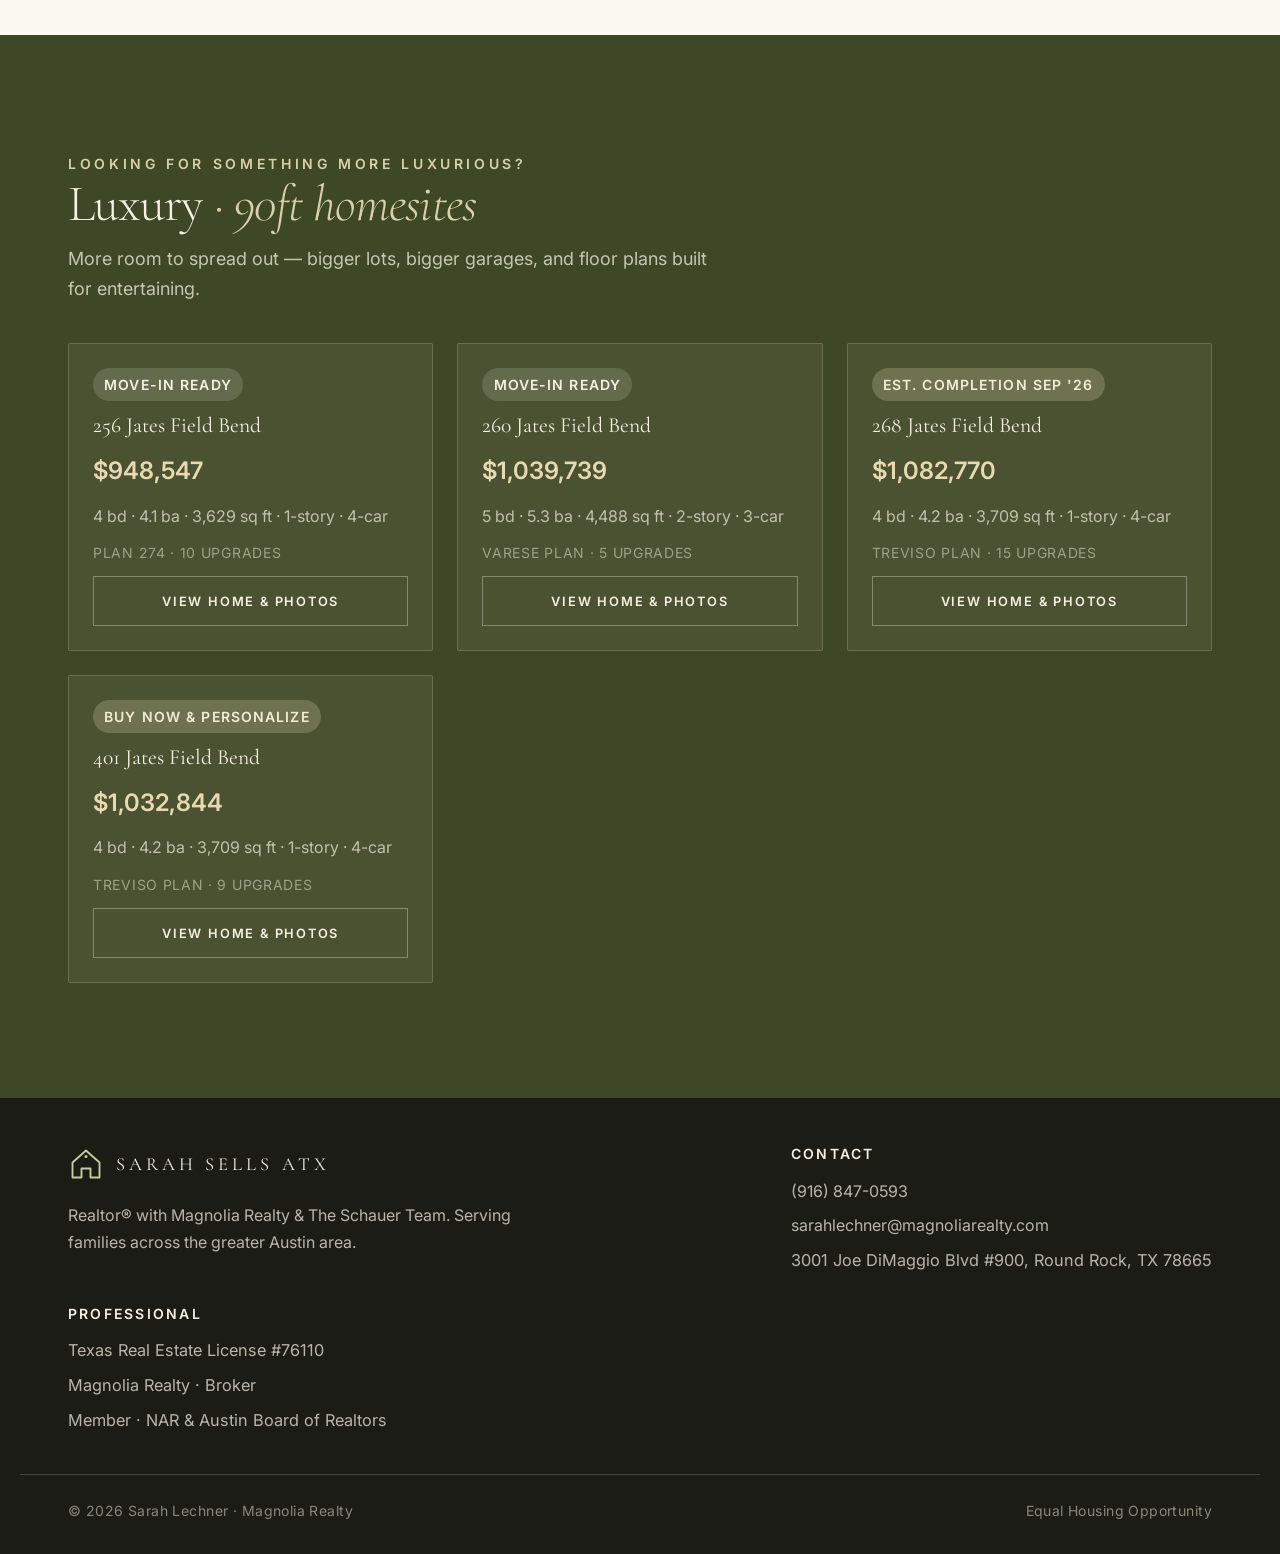
<file: santa-rita-open-house/index.html>
<!doctype html>
<html lang="en" data-theme="light">
<head>
  <meta charset="utf-8" />
  <meta name="viewport" content="width=device-width, initial-scale=1" />
  <title>Santa Rita Ranch Mega Open House Guide | Sarah Lechner, Magnolia Realty</title>
  <meta name="description" content="Your buyer's guide to the Highland Homes Mega Open House at Santa Rita Ranch, Sat Aug 22, 1-4pm. Ready-now homes, homes closing this fall, and luxury 90ft estates — plus get Sarah Lechner's personal picks." />
  <meta name="theme-color" content="#3f4826" />

  <meta property="og:type" content="website" />
  <meta property="og:title" content="Santa Rita Ranch Mega Open House Guide" />
  <meta property="og:description" content="Your local buyer's guide to every home at Saturday's Highland Homes Mega Open House — plus a direct line to Sarah Lechner." />
  <meta property="og:image" content="../assets/images/headshot.jpg" />
  <meta property="og:url" content="https://www.sarahsellsatx.com/santa-rita-open-house/" />

  <link rel="icon" type="image/svg+xml" href="../assets/favicon.svg" />
  <link rel="icon" type="image/png" sizes="32x32" href="../assets/favicon-32.png" />
  <link rel="icon" type="image/png" sizes="16x16" href="../assets/favicon-16.png" />
  <link rel="apple-touch-icon" sizes="180x180" href="../assets/apple-touch-icon.png" />
  <link rel="shortcut icon" href="../assets/favicon.ico" />

  <link rel="preconnect" href="https://fonts.googleapis.com" />
  <link rel="preconnect" href="https://fonts.gstatic.com" crossorigin />
  <link href="https://fonts.googleapis.com/css2?family=Cormorant+Garamond:ital,wght@0,400;0,500;0,600;1,400;1,500&family=Fraunces:ital,opsz,wght@0,9..144,300..600;1,9..144,300..600&family=Inter:wght@400;500;600&display=swap" rel="stylesheet" />

  <link rel="stylesheet" href="../styles.css" />
  <link rel="stylesheet" href="../styles-open-house.css" />

  <script type="application/ld+json">
  {
    "@context": "https://schema.org",
    "@type": "Event",
    "name": "Santa Rita Ranch Mega Open House — Highland Homes",
    "startDate": "2026-08-22T13:00:00-05:00",
    "endDate": "2026-08-22T16:00:00-05:00",
    "eventAttendanceMode": "https://schema.org/OfflineEventAttendanceMode",
    "eventStatus": "https://schema.org/EventScheduled",
    "location": {
      "@type": "Place",
      "name": "Santa Rita Ranch",
      "address": { "@type": "PostalAddress", "addressLocality": "Liberty Hill", "addressRegion": "TX", "postalCode": "78642", "addressCountry": "US" }
    },
    "organizer": { "@type": "Person", "name": "Sarah Lechner", "url": "https://www.sarahsellsatx.com/" }
  }
  </script>
</head>
<body>

  <!-- ============ HEADER ============ -->
  <header class="site-header" id="top">
    <div class="container inner">
      <a href="../index.html#top" class="brand" aria-label="Sarah Sells ATX, home">
        <svg class="brand-mark" viewBox="0 0 48 48" fill="none" xmlns="http://www.w3.org/2000/svg" aria-hidden="true">
          <path d="M24 6 L6 22 V42 H18 V30 H30 V42 H42 V22 Z" stroke="currentColor" stroke-width="2.5" stroke-linejoin="round"/>
          <circle cx="24" cy="14" r="2" fill="currentColor"/>
        </svg>
        <span class="brand-text">Sarah Sells ATX</span>
      </a>

      <nav class="nav" id="primary-nav" aria-label="Primary">
        <a href="../index.html#about">About</a>
        <a href="../index.html#serve">Who I Serve</a>
        <a href="../index.html#areas">Areas</a>
        <a href="../relocate/">Relocate</a>
        <a href="../index.html#team">The Team</a>
        <a href="../index.html#reviews">Reviews</a>
        <a href="#connect" class="nav-cta">Let's talk</a>
      </nav>

      <button class="menu-toggle" aria-label="Open menu" aria-expanded="false" aria-controls="primary-nav">
        <svg width="20" height="20" viewBox="0 0 24 24" fill="none" stroke="currentColor" stroke-width="2" stroke-linecap="round"><path d="M3 6h18M3 12h18M3 18h18"/></svg>
      </button>
    </div>
  </header>

  <!-- ============ HERO ============ -->
  <section class="oh-hero">
    <div class="container oh-hero-grid">
      <div>
        <span class="eyebrow">Highland Homes · Santa Rita Ranch</span>
        <h1>Your guide to Saturday's <em>Mega Open House.</em></h1>
        <p class="oh-hero-lede">
          Hi, I'm Sarah — your Santa Rita Ranch buying specialist. Highland Homes is opening up
          13 homes across the Ranch this Saturday, and I put this guide together so you can walk in knowing
          exactly where to go, what's ready now, and what's worth a second look.
        </p>

        <div class="oh-event-card">
          <div class="oh-event-item"><span class="l">Event</span><span class="v">Mega Open House</span></div>
          <div class="oh-event-item"><span class="l">Date</span><span class="v">Sat, Aug 22</span></div>
          <div class="oh-event-item"><span class="l">Time</span><span class="v">1:00 – 4:00 PM</span></div>
          <div class="oh-event-item"><span class="l">Where</span><span class="v">Santa Rita Ranch, Liberty Hill</span></div>
        </div>

        <div class="hero-cta-row">
          <a href="#connect" class="btn btn--accent">
            Get my personal picks
            <svg width="16" height="16" viewBox="0 0 24 24" fill="none" stroke="currentColor" stroke-width="2" stroke-linecap="round"><path d="M5 12h14M13 5l7 7-7 7"/></svg>
          </a>
          <a href="https://www.highlandhomes.com/austin/liberty-hill/santa-rita-ranch" target="_blank" rel="noopener" class="btn btn--ghost">Builder site</a>
        </div>
      </div>

      <div class="oh-hero-photo">
        <img src="../assets/images/headshot.jpg" alt="Sarah Lechner, your Santa Rita Ranch buying specialist" loading="eager" />
        <div class="oh-badge">
          <div class="name">Sarah Lechner</div>
          <div class="role">Your Santa Rita Ranch Specialist</div>
        </div>
      </div>
    </div>
  </section>

  <!-- ============ JUMP NAV ============ -->
  <nav class="oh-pillnav" aria-label="Jump to section">
    <div class="inner">
      <a class="oh-pill" href="#ready-now">Ready Now</a>
      <a class="oh-pill" href="#closing-fall">Closing This Fall</a>
      <a class="oh-pill" href="#luxury">Luxury 90ft</a>
      <a class="oh-pill oh-pill--accent" href="#connect">Get My Picks</a>
    </div>
  </nav>

  <main>
    <!-- ============ MY STORY ============ -->
    <section class="oh-story">
      <div class="container oh-story-grid">
        <div>
          <span class="eyebrow">Why walk in with me</span>
        </div>
        <div>
          <h2 style="font-size: var(--text-xl); font-weight: 300; margin-bottom: var(--space-4);">
            I'm not just showing you houses — I'm showing you <em style="font-style: italic; color: var(--color-accent);">where your family will build a life.</em>
          </h2>
          <p style="color: var(--color-text-muted); max-width: 68ch; margin-bottom: 0;">
            I'm a Realtor® with Magnolia Realty and The Schauer Team, and Santa Rita Ranch is a community I
            work in constantly — I'm not a resident, but I've walked nearly every section of it with buyers,
            watching it grow into one of the fastest-growing master-planned communities in the Austin area,
            and for good reason. I know which streets back up to the greenbelt, which floor plans actually live
            bigger than they look on paper, and which lots will matter in five years, not just on move-in day.
            Today, let me help you skip the guesswork.
          </p>
          <div class="oh-story-tags">
            <span class="oh-tag">Realtor® · Magnolia Realty</span>
            <span class="oh-tag">Mom of 3 baseball boys</span>
            <span class="oh-tag">Santa Rita Ranch specialist</span>
            <span class="oh-tag">Community-first, always</span>
          </div>
        </div>
      </div>
    </section>

    <!-- ============ LEAD CAPTURE ============ -->
    <section class="oh-form-section" id="connect">
      <div class="container container--default">
        <div class="section-header">
          <span class="eyebrow">Let's talk</span>
          <h2>Tell me what you're <em>looking for.</em></h2>
          <p>Drop your info and I'll text you personalized picks from today's open house — no pressure, just help.</p>
        </div>

        <form class="oh-form" action="https://formsubmit.co/sarahlechner@magnoliarealty.com" method="POST">
          <input type="text" name="_honey" class="oh-honey" tabindex="-1" autocomplete="off" />
          <input type="hidden" name="_subject" value="New lead — Santa Rita Ranch Mega Open House" />
          <input type="hidden" name="_template" value="table" />
          <input type="hidden" name="_captcha" value="false" />
          <input type="hidden" name="_next" value="https://www.sarahsellsatx.com/santa-rita-open-house/thank-you.html" />

          <div class="oh-form-row">
            <div class="oh-field">
              <label for="name">Name</label>
              <input type="text" id="name" name="Name" placeholder="Your name" required />
            </div>
            <div class="oh-field">
              <label for="phone">Phone</label>
              <input type="tel" id="phone" name="Phone" placeholder="(555) 555-5555" required />
            </div>
          </div>

          <div class="oh-field">
            <label for="email">Email</label>
            <input type="email" id="email" name="Email" placeholder="you@email.com" required />
          </div>

          <div class="oh-form-row">
            <div class="oh-field">
              <label for="timeframe">Timeframe to buy</label>
              <select id="timeframe" name="Timeframe">
                <option>ASAP / within 30 days</option>
                <option>1–3 months</option>
                <option>3–6 months</option>
                <option>6–12 months</option>
                <option>Just browsing today</option>
              </select>
            </div>
            <div class="oh-field">
              <label for="budget">Price range</label>
              <select id="budget" name="Price Range">
                <option>Under $750K</option>
                <option>$750K – $850K</option>
                <option>$850K – $1M</option>
                <option>$1M+</option>
                <option>Not sure yet</option>
              </select>
            </div>
          </div>

          <div class="oh-field">
            <label>Which section caught your eye?</label>
            <div class="oh-radio-group">
              <label><input type="radio" name="Interest" value="Ready Now (60ft)" checked /> Ready Now (60ft)</label>
              <label><input type="radio" name="Interest" value="Closing This Fall (60ft)" /> Closing This Fall (60ft)</label>
              <label><input type="radio" name="Interest" value="Luxury (90ft)" /> Luxury (90ft)</label>
              <label><input type="radio" name="Interest" value="Not sure yet" /> Not sure yet</label>
            </div>
          </div>

          <button type="submit" class="btn btn--accent">Send me my picks</button>
          <p class="oh-form-note">I'll never spam you — just a real text from a real person.</p>
        </form>
      </div>
    </section>

    <!-- ============ READY NOW ============ -->
    <section class="oh-group" id="ready-now">
      <div class="container">
        <div class="oh-group-header">
          <span class="eyebrow">Move in fast</span>
          <h2>Ready Now <em>· 60ft homesites</em></h2>
          <p>Complete and move-in ready today. These five are worth seeing first.</p>
        </div>

        <div class="oh-home-grid">
          <article class="oh-home-card">
            <span class="status">Move-in ready</span>
            <div class="addr">129 Las Posas Drive</div>
            <div class="price">$744,990</div>
            <div class="specs">4 bd · 4.2 ba · 3,521 sq ft · 2-story · 3-car</div>
            <div class="plan">Foxleigh Plan · 8 upgrades</div>
            <a class="btn btn--ghost" href="https://www.highlandhomes.com/austin/liberty-hill/santa-rita-ranch/707-239" target="_blank" rel="noopener">View home &amp; photos</a>
          </article>

          <article class="oh-home-card">
            <span class="status">Move-in ready</span>
            <div class="addr">200 Borrego Bend</div>
            <div class="price">$724,990</div>
            <div class="specs">4 bd · 4.1 ba · 3,371 sq ft · 2-story · 3-car</div>
            <div class="plan">Leyland Plan · 7 upgrades</div>
            <a class="btn btn--ghost" href="https://www.highlandhomes.com/austin/liberty-hill/santa-rita-ranch/707-233" target="_blank" rel="noopener">View home &amp; photos</a>
          </article>

          <article class="oh-home-card">
            <span class="status">Move-in ready</span>
            <div class="addr">212 Borrego Bend</div>
            <div class="price">$748,212</div>
            <div class="specs">4 bd · 4.1 ba · 3,032 sq ft · 1-story · 3-car</div>
            <div class="plan">Plan 218 · 5 upgrades</div>
            <a class="btn btn--ghost" href="https://www.highlandhomes.com/austin/liberty-hill/santa-rita-ranch/707-234" target="_blank" rel="noopener">View home &amp; photos</a>
          </article>

          <article class="oh-home-card">
            <span class="status">Move-in ready</span>
            <div class="addr">108 Ribera Drive</div>
            <div class="price">$749,940</div>
            <div class="specs">5 bd · 5.1 ba · 3,472 sq ft · 2-story · 3-car</div>
            <div class="plan">Plan 512 · 6 upgrades</div>
            <a class="btn btn--ghost" href="https://www.highlandhomes.com/austin/liberty-hill/santa-rita-ranch/707-223" target="_blank" rel="noopener">View home &amp; photos</a>
          </article>

          <article class="oh-home-card">
            <span class="status">Move-in ready</span>
            <div class="addr">511 Tricia Court</div>
            <div class="price">$744,990</div>
            <div class="specs">4 bd · 4.2 ba · 3,521 sq ft · 2-story · 3-car</div>
            <div class="plan">Foxleigh Plan · 8 upgrades</div>
            <a class="btn btn--ghost" href="https://www.highlandhomes.com/austin/liberty-hill/santa-rita-ranch/707-230" target="_blank" rel="noopener">View home &amp; photos</a>
          </article>
        </div>
      </div>
    </section>

    <!-- ============ CLOSING THIS FALL ============ -->
    <section class="oh-group" id="closing-fall" style="background: var(--color-surface);">
      <div class="container">
        <div class="oh-group-header">
          <span class="eyebrow">Worth the wait</span>
          <h2>Closing This <em>Fall · 60ft homesites</em></h2>
          <p>Under construction now with a fall move-in — still time to personalize a few finishes.</p>
        </div>

        <div class="oh-home-grid">
          <article class="oh-home-card">
            <span class="status soon">Est. completion Sep '26</span>
            <div class="addr">337 Easthaven Bend</div>
            <div class="price">$729,990</div>
            <div class="specs">4 bd · 4.1 ba · 1-story · 3-car</div>
            <div class="plan">Birchwood Plan · 8 upgrades</div>
            <a class="btn btn--ghost" href="https://www.highlandhomes.com/austin/liberty-hill/santa-rita-ranch/707-256" target="_blank" rel="noopener">View home &amp; photos</a>
          </article>

          <article class="oh-home-card">
            <span class="status soon">Est. completion Sep '26</span>
            <div class="addr">361 Easthaven Bend</div>
            <div class="price">$799,453</div>
            <div class="specs">4 bd · 4.1 ba · 3,543 sq ft · 2-story · 3-car</div>
            <div class="plan">Plan 227 · 7 upgrades</div>
            <a class="btn btn--ghost" href="https://www.highlandhomes.com/austin/liberty-hill/santa-rita-ranch/707-259" target="_blank" rel="noopener">View home &amp; photos</a>
          </article>

          <article class="oh-home-card">
            <span class="status soon">Est. completion Oct '26</span>
            <div class="addr">112 Las Posas Drive</div>
            <div class="price">$799,955</div>
            <div class="specs">4 bd · 3 ba · 3,002 sq ft · 1-story · 4-car</div>
            <div class="plan">Plan 215 · 12 upgrades</div>
            <a class="btn btn--ghost" href="https://www.highlandhomes.com/austin/liberty-hill/santa-rita-ranch/707-225" target="_blank" rel="noopener">View home &amp; photos</a>
          </article>

          <article class="oh-home-card">
            <span class="status soon">Buy now &amp; personalize</span>
            <div class="addr">132 Greco Pass</div>
            <div class="price">$842,999</div>
            <div class="specs">4 bd · 4.1 ba · 2-story · 3-car</div>
            <div class="plan">Plan 222 · 10 upgrades</div>
            <a class="btn btn--ghost" href="https://www.highlandhomes.com/austin/liberty-hill/santa-rita-ranch/707-272" target="_blank" rel="noopener">View home &amp; photos</a>
          </article>
        </div>
      </div>
    </section>

    <!-- ============ LUXURY 90FT ============ -->
    <section class="oh-group oh-luxury" id="luxury">
      <div class="container">
        <div class="oh-group-header">
          <span class="eyebrow">Looking for something more luxurious?</span>
          <h2>Luxury <em>· 90ft homesites</em></h2>
          <p>More room to spread out — bigger lots, bigger garages, and floor plans built for entertaining.</p>
        </div>

        <div class="oh-home-grid">
          <article class="oh-home-card">
            <span class="status">Move-in ready</span>
            <div class="addr">256 Jates Field Bend</div>
            <div class="price">$948,547</div>
            <div class="specs">4 bd · 4.1 ba · 3,629 sq ft · 1-story · 4-car</div>
            <div class="plan">Plan 274 · 10 upgrades</div>
            <a class="btn btn--ghost" href="https://www.highlandhomes.com/austin/liberty-hill/santa-rita-ranch/726-060" target="_blank" rel="noopener">View home &amp; photos</a>
          </article>

          <article class="oh-home-card">
            <span class="status">Move-in ready</span>
            <div class="addr">260 Jates Field Bend</div>
            <div class="price">$1,039,739</div>
            <div class="specs">5 bd · 5.3 ba · 4,488 sq ft · 2-story · 3-car</div>
            <div class="plan">Varese Plan · 5 upgrades</div>
            <a class="btn btn--ghost" href="https://www.highlandhomes.com/austin/liberty-hill/santa-rita-ranch/726-059" target="_blank" rel="noopener">View home &amp; photos</a>
          </article>

          <article class="oh-home-card">
            <span class="status soon">Est. completion Sep '26</span>
            <div class="addr">268 Jates Field Bend</div>
            <div class="price">$1,082,770</div>
            <div class="specs">4 bd · 4.2 ba · 3,709 sq ft · 1-story · 4-car</div>
            <div class="plan">Treviso Plan · 15 upgrades</div>
            <a class="btn btn--ghost" href="https://www.highlandhomes.com/austin/liberty-hill/santa-rita-ranch/726-058" target="_blank" rel="noopener">View home &amp; photos</a>
          </article>

          <article class="oh-home-card">
            <span class="status soon">Buy now &amp; personalize</span>
            <div class="addr">401 Jates Field Bend</div>
            <div class="price">$1,032,844</div>
            <div class="specs">4 bd · 4.2 ba · 3,709 sq ft · 1-story · 4-car</div>
            <div class="plan">Treviso Plan · 9 upgrades</div>
            <a class="btn btn--ghost" href="https://www.highlandhomes.com/austin/liberty-hill/santa-rita-ranch/726-062" target="_blank" rel="noopener">View home &amp; photos</a>
          </article>
        </div>
      </div>
    </section>
  </main>

  <!-- ============ FOOTER ============ -->
  <footer class="site-footer">
    <div class="container inner">
      <div class="brand-block">
        <a class="brand" href="../index.html#top">
          <svg class="brand-mark" viewBox="0 0 48 48" fill="none" aria-hidden="true">
            <path d="M24 6 L6 22 V42 H18 V30 H30 V42 H42 V22 Z" stroke="currentColor" stroke-width="2.5" stroke-linejoin="round"/>
            <circle cx="24" cy="14" r="2" fill="currentColor"/>
          </svg>
          <span class="brand-text">Sarah Sells ATX</span>
        </a>
        <p>Realtor® with Magnolia Realty &amp; The Schauer Team. Serving families across the greater Austin area.</p>
      </div>

      <div class="footer-col">
        <h4>Contact</h4>
        <ul>
          <li><a href="tel:+19168470593">(916) 847-0593</a></li>
          <li><a href="mailto:sarahlechner@magnoliarealty.com">sarahlechner@magnoliarealty.com</a></li>
          <li>3001 Joe DiMaggio Blvd #900, Round Rock, TX 78665</li>
        </ul>
      </div>

      <div class="footer-col">
        <h4>Professional</h4>
        <ul>
          <li>Texas Real Estate License #76110</li>
          <li>Magnolia Realty · Broker</li>
          <li>Member · NAR &amp; Austin Board of Realtors</li>
        </ul>
      </div>
    </div>

    <div class="container footer-legal">
      <span>© <span id="year"></span> Sarah Lechner · Magnolia Realty</span>
      <span>Equal Housing Opportunity</span>
    </div>
  </footer>

  <script src="../main.js" defer></script>
</body>
</html>
</file>
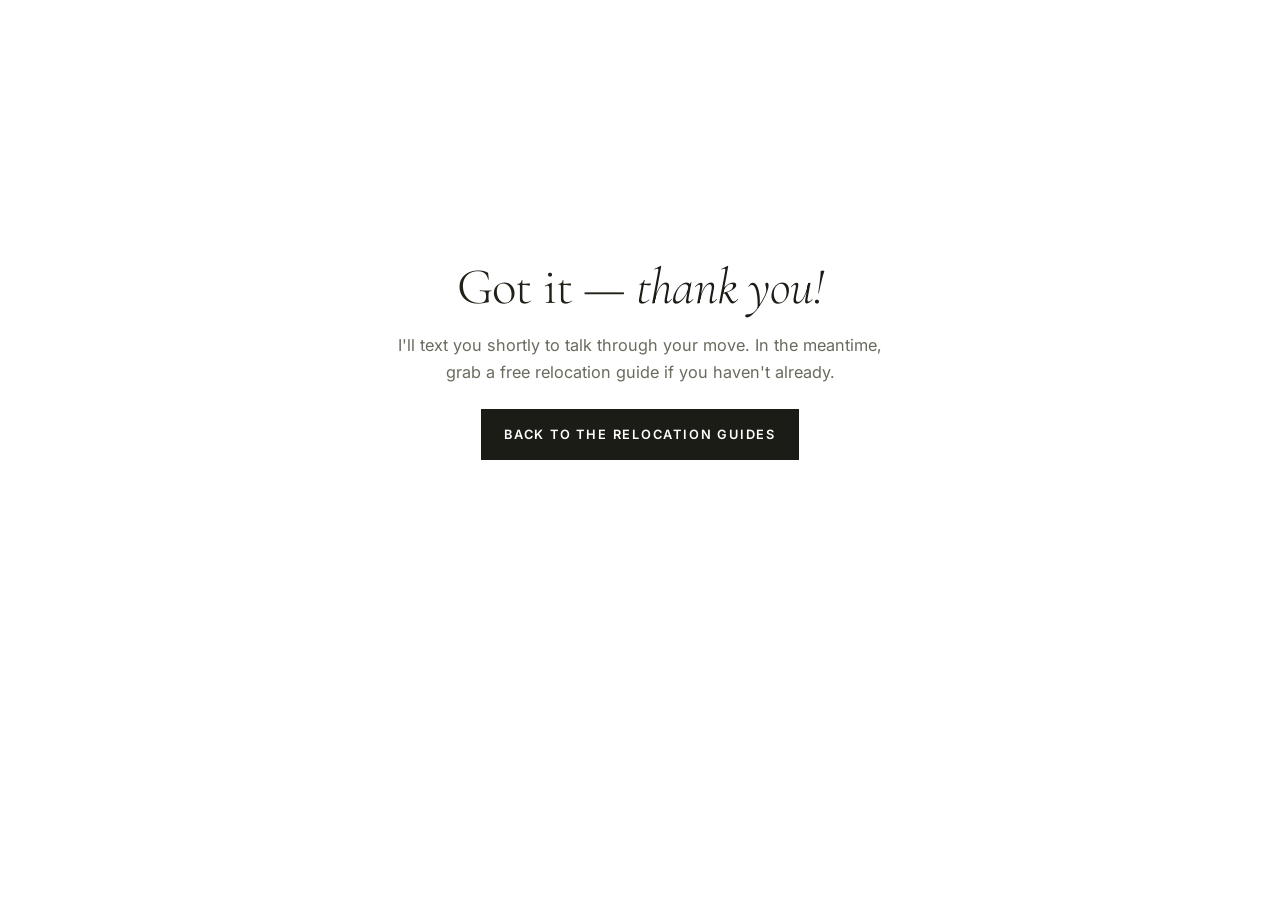
<file: relocate/thank-you.html>
<!doctype html>
<html lang="en">
<head>
  <meta charset="utf-8" />
  <meta name="viewport" content="width=device-width, initial-scale=1" />
  <title>Thanks! | Sarah Lechner, Magnolia Realty</title>
  <meta name="robots" content="noindex" />
  <link rel="icon" type="image/svg+xml" href="../assets/favicon.svg" />
  <link rel="preconnect" href="https://fonts.googleapis.com" />
  <link rel="preconnect" href="https://fonts.gstatic.com" crossorigin />
  <link href="https://fonts.googleapis.com/css2?family=Cormorant+Garamond:ital,wght@0,400;0,500;1,400&family=Fraunces:ital,opsz,wght@0,9..144,300..600;1,9..144,300..600&family=Inter:wght@400;500;600&display=swap" rel="stylesheet" />
  <link rel="stylesheet" href="../styles.css" />
  <style>
    .ty-wrap {
      min-height: 80vh;
      display: flex;
      align-items: center;
      justify-content: center;
      text-align: center;
      padding: var(--space-8);
    }
    .ty-card { max-width: 520px; }
    .ty-card h1 { font-size: var(--text-2xl); font-weight: 300; margin-bottom: var(--space-4); }
    .ty-card h1 em { font-style: italic; color: var(--color-accent); }
    .ty-card p { color: var(--color-text-muted); margin-bottom: var(--space-6); }
  </style>
</head>
<body>
  <div class="ty-wrap">
    <div class="ty-card">
      <h1>Got it — <em>thank you!</em></h1>
      <p>I'll text you shortly to talk through your move. In the meantime, grab a free relocation guide if you haven't already.</p>
      <a class="btn btn--accent" href="./#guides">Back to the relocation guides</a>
    </div>
  </div>
</body>
</html>
</file>
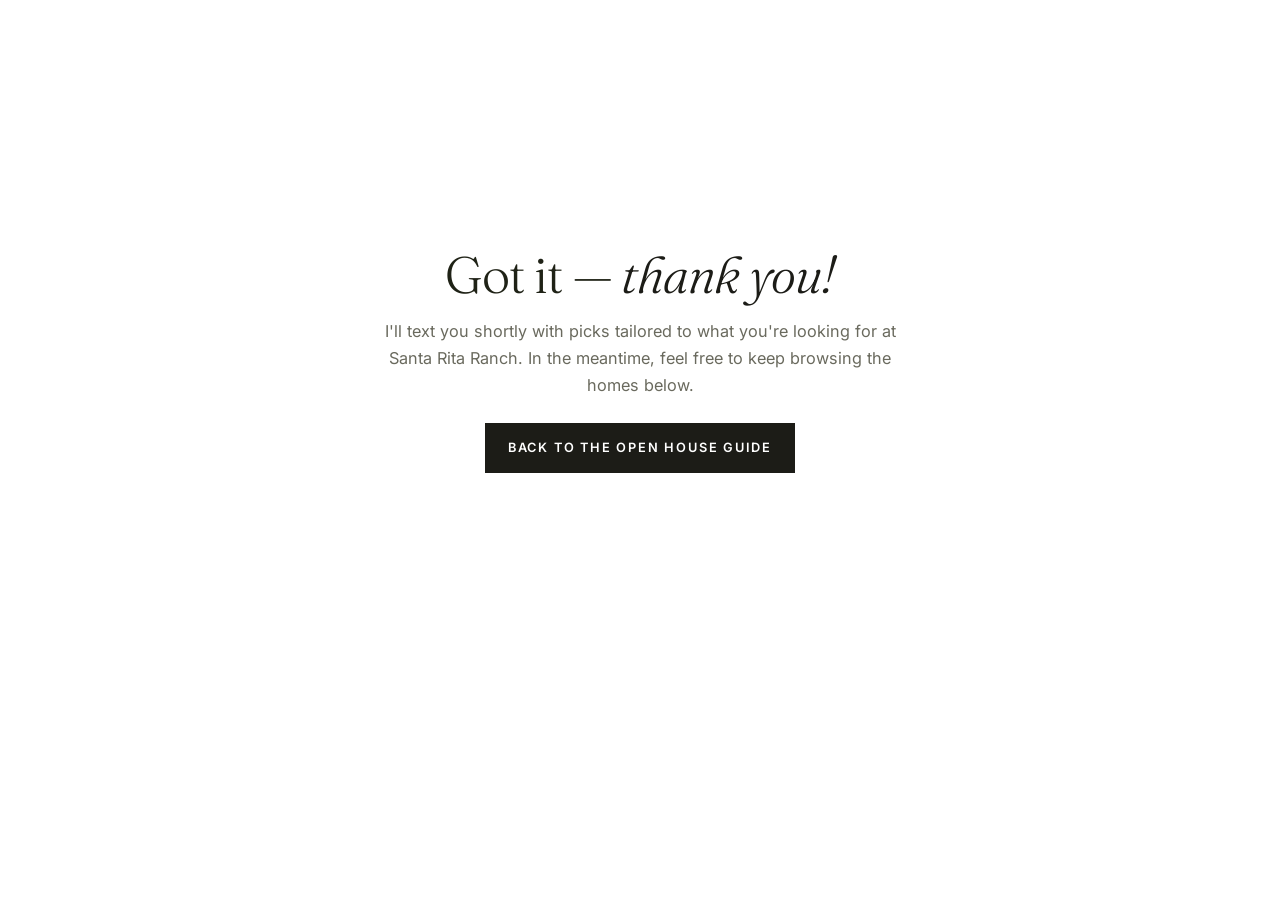
<file: santa-rita-open-house/thank-you.html>
<!doctype html>
<html lang="en">
<head>
  <meta charset="utf-8" />
  <meta name="viewport" content="width=device-width, initial-scale=1" />
  <title>Thanks! | Sarah Lechner, Magnolia Realty</title>
  <meta name="robots" content="noindex" />
  <link rel="icon" type="image/svg+xml" href="../assets/favicon.svg" />
  <link rel="preconnect" href="https://fonts.googleapis.com" />
  <link rel="preconnect" href="https://fonts.gstatic.com" crossorigin />
  <link href="https://fonts.googleapis.com/css2?family=Fraunces:ital,opsz,wght@0,9..144,300..600;1,9..144,300..600&family=Inter:wght@400;500;600&display=swap" rel="stylesheet" />
  <link rel="stylesheet" href="../styles.css" />
  <style>
    .ty-wrap {
      min-height: 80vh;
      display: flex;
      align-items: center;
      justify-content: center;
      text-align: center;
      padding: var(--space-8);
    }
    .ty-card { max-width: 520px; }
    .ty-card h1 { font-size: var(--text-2xl); font-weight: 300; margin-bottom: var(--space-4); }
    .ty-card h1 em { font-style: italic; color: var(--color-accent); }
    .ty-card p { color: var(--color-text-muted); margin-bottom: var(--space-6); }
  </style>
</head>
<body>
  <div class="ty-wrap">
    <div class="ty-card">
      <h1>Got it — <em>thank you!</em></h1>
      <p>I'll text you shortly with picks tailored to what you're looking for at Santa Rita Ranch. In the meantime, feel free to keep browsing the homes below.</p>
      <a class="btn btn--accent" href="../santa-rita-open-house/index.html#ready-now">Back to the open house guide</a>
    </div>
  </div>
</body>
</html>
</file>
<file: styles.css>
/* =================================================================
   Sarah Sells ATX - Warm, editorial palette
   Display: Fraunces (serif), Body: Inter
   Signature: olive green + rich black + warm cream/white
   Palette references: Magnolia Realty (magnoliarealty.com) olive/cream/serif
   identity, and The Schauer Team (schauerteamrealty.com) black/white/
   minimalist typographic treatment.
   ================================================================= */

/* ----- Tokens ----- */
:root, [data-theme="light"] {
  /* Type scale */
  --text-xs:   clamp(0.75rem, 0.7rem + 0.25vw, 0.875rem);
  --text-sm:   clamp(0.875rem, 0.8rem + 0.35vw, 1rem);
  --text-base: clamp(1rem, 0.95rem + 0.25vw, 1.125rem);
  --text-lg:   clamp(1.125rem, 1rem + 0.75vw, 1.5rem);
  --text-xl:   clamp(1.5rem, 1.2rem + 1.25vw, 2.25rem);
  --text-2xl:  clamp(2rem, 1.2rem + 2.5vw, 3.5rem);
  --text-3xl:  clamp(2.5rem, 1rem + 4vw, 5rem);
  --text-hero: clamp(3rem, 1.5rem + 5.5vw, 6.5rem);

  /* Spacing */
  --space-1: 0.25rem; --space-2: 0.5rem; --space-3: 0.75rem;
  --space-4: 1rem; --space-5: 1.25rem; --space-6: 1.5rem;
  --space-8: 2rem; --space-10: 2.5rem; --space-12: 3rem;
  --space-16: 4rem; --space-20: 5rem; --space-24: 6rem; --space-32: 8rem;

  /* Light palette - warm cream, deep olive, rich black (Magnolia Realty palette) */
  --color-bg: #ffffff;
  --color-surface: #faf8f1;
  --color-surface-2: #ffffff;
  --color-surface-offset: #f3eee0;
  --color-surface-dark: #3f4826;  /* deep olive hero band */
  --color-divider: #e5ddcd;
  --color-border: #d9cfba;

  --color-text: #1f2216;
  --color-text-muted: #6a6a5e;
  --color-text-faint: #a3a193;
  --color-text-inverse: #f6f0e2;

  --color-primary: #3f4826;          /* olive */
  --color-primary-hover: #525b30;
  --color-primary-active: #2d3319;
  --color-primary-highlight: #d8dbc1;

  --color-accent: #1c1c17;           /* rich black, warm undertone */
  --color-accent-hover: #000000;
  --color-accent-soft: #e9e2cc;      /* soft cream-putty */

  --radius-sm: 0.375rem;
  --radius-md: 0.5rem;
  --radius-lg: 0.75rem;
  --radius-xl: 1.25rem;
  --radius-full: 9999px;

  --transition: 200ms cubic-bezier(0.16, 1, 0.3, 1);

  --shadow-sm: 0 1px 2px rgba(48, 45, 30, 0.06);
  --shadow-md: 0 6px 20px rgba(48, 45, 30, 0.08);
  --shadow-lg: 0 20px 48px rgba(48, 45, 30, 0.14);

  --content-narrow: 720px;
  --content-default: 1040px;
  --content-wide: 1240px;

  --font-display: 'Cormorant Garamond', 'Fraunces', 'Source Serif 4', Georgia, serif;
  --font-body: 'Inter', 'Helvetica Neue', sans-serif;
}

[data-theme="dark"] {
  --color-bg: #1a1c14;
  --color-surface: #22241c;
  --color-surface-2: #282a21;
  --color-surface-offset: #2f3126;
  --color-surface-dark: #111310;
  --color-divider: #3a3c31;
  --color-border: #494b3f;

  --color-text: #ecebe1;
  --color-text-muted: #a8a89a;
  --color-text-faint: #6c6c60;
  --color-text-inverse: #1a1c14;

  --color-primary: #c4cd9e;
  --color-primary-hover: #dae2b8;
  --color-primary-active: #a6af82;
  --color-primary-highlight: #3e4530;

  --color-accent: #d9cfab;           /* soft gold-cream for dark bg */
  --color-accent-hover: #efe6c8;
  --color-accent-soft: #34301e;

  --shadow-sm: 0 1px 2px rgba(0,0,0,0.3);
  --shadow-md: 0 6px 20px rgba(0,0,0,0.35);
  --shadow-lg: 0 20px 48px rgba(0,0,0,0.5);
}

/* ----- Reset & base ----- */
*, *::before, *::after { box-sizing: border-box; margin: 0; padding: 0; }

html {
  -webkit-font-smoothing: antialiased;
  -moz-osx-font-smoothing: grayscale;
  text-rendering: optimizeLegibility;
  scroll-behavior: smooth;
  scroll-padding-top: 88px;
}

body {
  min-height: 100dvh;
  font-family: var(--font-body);
  font-size: var(--text-base);
  line-height: 1.65;
  color: var(--color-text);
  background: var(--color-bg);
  transition: background var(--transition), color var(--transition);
}

img, picture, video, svg { display: block; max-width: 100%; height: auto; }
button { cursor: pointer; background: none; border: none; font: inherit; color: inherit; }
a { color: inherit; text-decoration: none; }

h1, h2, h3, h4 {
  font-family: var(--font-display);
  font-weight: 400;
  line-height: 1.08;
  letter-spacing: -0.015em;
  text-wrap: balance;
  color: var(--color-text);
}

p { text-wrap: pretty; max-width: 65ch; }

::selection {
  background: var(--color-primary-highlight);
  color: var(--color-text);
}

:focus-visible {
  outline: 2px solid var(--color-accent);
  outline-offset: 3px;
  border-radius: var(--radius-sm);
}

@media (prefers-reduced-motion: reduce) {
  *, *::before, *::after {
    animation-duration: 0.01ms !important;
    transition-duration: 0.01ms !important;
    scroll-behavior: auto !important;
  }
}

/* ----- Layout helpers ----- */
.container {
  width: 100%;
  max-width: var(--content-wide);
  margin-inline: auto;
  padding-inline: clamp(var(--space-5), 4vw, var(--space-12));
}

.container--narrow { max-width: var(--content-narrow); }
.container--default { max-width: var(--content-default); }

.eyebrow {
  display: inline-flex;
  align-items: center;
  gap: var(--space-2);
  font-family: var(--font-body);
  font-size: var(--text-xs);
  letter-spacing: 0.2em;
  text-transform: uppercase;
  font-weight: 500;
  color: var(--color-accent);
}
.eyebrow::before {
  content: '';
  width: 28px;
  height: 1px;
  background: var(--color-accent);
}

/* ----- Header ----- */
.site-header {
  position: sticky;
  top: 0;
  z-index: 50;
  background: color-mix(in oklab, var(--color-bg) 88%, transparent);
  backdrop-filter: saturate(140%) blur(14px);
  -webkit-backdrop-filter: saturate(140%) blur(14px);
  border-bottom: 1px solid transparent;
  transition: border-color var(--transition), background var(--transition);
}
.site-header.scrolled {
  border-bottom-color: var(--color-divider);
}

.site-header .inner {
  display: flex;
  align-items: center;
  justify-content: space-between;
  gap: var(--space-6);
  padding-block: var(--space-5);
}

.brand {
  display: inline-flex;
  align-items: center;
  gap: var(--space-3);
  color: var(--color-primary);
}
.brand-mark { width: 36px; height: 36px; flex-shrink: 0; }
.brand-text {
  font-family: var(--font-display);
  font-size: 1.2rem;
  letter-spacing: 0.09em;
  text-transform: uppercase;
  font-weight: 300;
}

.nav {
  display: flex;
  align-items: center;
  gap: clamp(var(--space-5), 2vw, var(--space-8));
}
.nav a {
  font-size: var(--text-sm);
  font-weight: 500;
  color: var(--color-text-muted);
  position: relative;
  padding-block: var(--space-2);
}
.nav a:hover { color: var(--color-text); }
.nav a::after {
  content: '';
  position: absolute;
  left: 0; right: 0; bottom: 0;
  height: 1px;
  background: var(--color-accent);
  transform: scaleX(0);
  transform-origin: left;
  transition: transform var(--transition);
}
.nav a:hover::after { transform: scaleX(1); }

.nav-cta {
  display: inline-flex;
  align-items: center;
  gap: var(--space-2);
  padding: 0.6rem 1.25rem;
  background: transparent;
  color: var(--color-accent-hover);
  border: 1.5px solid var(--color-accent-hover);
  border-radius: var(--radius-full);
  font-size: var(--text-sm);
  font-weight: 600;
  letter-spacing: 0.01em;
  transition: background var(--transition), color var(--transition),
              transform var(--transition), border-color var(--transition);
}
.nav-cta:hover {
  background: var(--color-accent-hover);
  color: #ffffff;
  transform: translateY(-1px);
}
.nav-cta::after { display: none; }
[data-theme="dark"] .nav-cta {
  color: var(--color-accent);
  border-color: var(--color-accent);
  background: transparent;
}
[data-theme="dark"] .nav-cta:hover {
  background: var(--color-accent);
  color: var(--color-text-inverse);
}

.theme-toggle {
  width: 36px; height: 36px;
  display: inline-flex;
  align-items: center; justify-content: center;
  border-radius: var(--radius-full);
  color: var(--color-text-muted);
  transition: background var(--transition), color var(--transition);
}
.theme-toggle:hover {
  background: var(--color-surface-offset);
  color: var(--color-text);
}

.menu-toggle { display: none; }

/* Mobile nav */
@media (max-width: 1180px) {
  .nav { display: none; }
  .menu-toggle {
    display: inline-flex;
    width: 40px; height: 40px;
    align-items: center; justify-content: center;
    border-radius: var(--radius-full);
    color: var(--color-text);
  }
  .menu-toggle:hover { background: var(--color-surface-offset); }
  .nav.open {
    display: flex;
    flex-direction: column;
    align-items: flex-start;
    gap: var(--space-5);
    position: absolute;
    top: 100%;
    left: 0; right: 0;
    padding: var(--space-6) clamp(var(--space-5), 4vw, var(--space-12));
    background: var(--color-surface);
    border-bottom: 1px solid var(--color-divider);
    box-shadow: var(--shadow-md);
  }
}

/* ----- Hero ----- */
.hero {
  position: relative;
  padding-block: clamp(var(--space-12), 8vw, var(--space-24));
  overflow: hidden;
}

.hero-grid {
  display: grid;
  grid-template-columns: 1.1fr 1fr;
  gap: clamp(var(--space-10), 6vw, var(--space-20));
  align-items: center;
}

.hero-copy .eyebrow { margin-bottom: var(--space-6); }

.hero h1 {
  font-size: var(--text-hero);
  font-weight: 300;
  letter-spacing: -0.025em;
  line-height: 0.98;
  margin-bottom: var(--space-6);
}
.hero h1 em {
  font-style: italic;
  font-weight: 300;
  color: var(--color-accent);
}

.hero-lede {
  font-size: var(--text-lg);
  color: var(--color-text-muted);
  max-width: 48ch;
  margin-bottom: var(--space-8);
  line-height: 1.55;
}

.hero-meta {
  display: flex;
  flex-wrap: wrap;
  gap: var(--space-6) var(--space-8);
  padding-top: var(--space-6);
  border-top: 1px solid var(--color-divider);
  margin-top: var(--space-8);
}
.hero-stat .n {
  display: block;
  font-family: var(--font-display);
  font-size: 2.25rem;
  font-weight: 300;
  line-height: 1;
  color: var(--color-primary);
  margin-bottom: 0.25rem;
}
.hero-stat .l {
  font-size: var(--text-xs);
  letter-spacing: 0.14em;
  text-transform: uppercase;
  color: var(--color-text-muted);
}

.hero-cta-row {
  display: flex;
  flex-wrap: wrap;
  gap: var(--space-3);
}

.btn {
  display: inline-flex;
  align-items: center;
  gap: var(--space-2);
  padding: 0.85rem 1.4rem;
  border-radius: var(--radius-full);
  font-size: var(--text-sm);
  font-weight: 500;
  transition: background var(--transition), color var(--transition),
              transform var(--transition), box-shadow var(--transition),
              border-color var(--transition);
  border: 1px solid transparent;
}
.btn--primary {
  background: var(--color-primary);
  color: var(--color-text-inverse);
}
.btn--primary:hover {
  background: var(--color-primary-hover);
  transform: translateY(-2px);
  box-shadow: var(--shadow-md);
}
.btn--ghost {
  background: transparent;
  color: var(--color-text);
  border-color: var(--color-border);
}
.btn--ghost:hover {
  border-color: var(--color-primary);
  color: var(--color-primary);
}
.btn--accent {
  background: var(--color-accent);
  color: #fff;
}
.btn--accent:hover {
  background: var(--color-accent-hover);
  transform: translateY(-2px);
  box-shadow: var(--shadow-md);
}

/* Hero photo */
.hero-photo {
  position: relative;
  aspect-ratio: 4 / 5;
  max-width: 520px;
  margin-inline: auto;
  width: 100%;
}
.hero-photo img {
  width: 100%;
  height: 100%;
  object-fit: cover;
  border-radius: var(--radius-xl);
  box-shadow: var(--shadow-lg);
  position: relative;
  z-index: 2;
}
.hero-photo::before {
  content: '';
  position: absolute;
  inset: -18px -18px auto auto;
  width: 140px;
  height: 140px;
  background: var(--color-accent-soft);
  border-radius: var(--radius-xl);
  z-index: 1;
  opacity: 0.9;
}
.hero-photo::after {
  content: '';
  position: absolute;
  inset: auto auto -22px -22px;
  width: 170px;
  height: 170px;
  border: 2px solid var(--color-primary);
  border-radius: var(--radius-xl);
  z-index: 1;
}

.hero-badge {
  position: absolute;
  top: var(--space-8);
  left: -20px;
  z-index: 3;
  background: var(--color-surface);
  border: 1px solid var(--color-divider);
  border-radius: var(--radius-full);
  padding: 0.65rem 1.1rem;
  box-shadow: var(--shadow-md);
  display: inline-flex;
  align-items: center;
  gap: var(--space-3);
  font-size: var(--text-xs);
  font-weight: 500;
  letter-spacing: 0.05em;
}
.hero-badge svg { color: var(--color-accent); }

@media (max-width: 820px) {
  .hero-grid {
    grid-template-columns: 1fr;
    gap: var(--space-12);
  }
  .hero-photo { max-width: 420px; }
  .hero-badge { left: var(--space-4); }
}

/* ----- Section ----- */
section { padding-block: clamp(var(--space-16), 9vw, var(--space-32)); }

.section-header {
  text-align: center;
  max-width: 720px;
  margin: 0 auto var(--space-16);
}
.section-header .eyebrow { justify-content: center; margin-bottom: var(--space-5); }
.section-header .eyebrow::before,
.section-header .eyebrow::after { content: ''; width: 28px; height: 1px; background: var(--color-accent); }
.section-header h2 {
  font-size: var(--text-2xl);
  font-weight: 300;
  letter-spacing: -0.02em;
  margin-bottom: var(--space-5);
}
.section-header h2 em {
  font-style: italic;
  color: var(--color-accent);
}
.section-header p {
  color: var(--color-text-muted);
  font-size: var(--text-lg);
  margin-inline: auto;
}

/* ----- About ----- */
.about {
  background: var(--color-surface);
  position: relative;
}

.about-grid {
  display: grid;
  grid-template-columns: 1fr 1.15fr;
  gap: clamp(var(--space-10), 6vw, var(--space-20));
  align-items: center;
}

.about-image {
  position: relative;
  aspect-ratio: 5/4;
  border-radius: var(--radius-xl);
  overflow: hidden;
  box-shadow: var(--shadow-lg);
}
.about-image img {
  width: 100%;
  height: 100%;
  object-fit: cover;
}

.about-copy .eyebrow { margin-bottom: var(--space-5); }
.about-copy h2 {
  font-size: var(--text-2xl);
  font-weight: 300;
  letter-spacing: -0.02em;
  margin-bottom: var(--space-6);
}
.about-copy h2 em { font-style: italic; color: var(--color-accent); }
.about-copy p {
  color: var(--color-text-muted);
  margin-bottom: var(--space-5);
  font-size: var(--text-base);
}
.about-copy p:last-child { margin-bottom: 0; }

.about-signature {
  margin-top: var(--space-8);
  padding-top: var(--space-6);
  border-top: 1px solid var(--color-divider);
  display: flex;
  align-items: center;
  gap: var(--space-4);
}
.about-signature .name {
  font-family: var(--font-display);
  font-style: italic;
  font-size: 1.4rem;
  color: var(--color-primary);
}
.about-signature .title {
  font-size: var(--text-xs);
  letter-spacing: 0.15em;
  text-transform: uppercase;
  color: var(--color-text-muted);
}

@media (max-width: 820px) {
  .about-grid { grid-template-columns: 1fr; }
}

/* ----- Serve ----- */
.serve-grid {
  display: grid;
  grid-template-columns: repeat(3, 1fr);
  gap: var(--space-8);
}
.serve-card {
  text-align: center;
}
.serve-media {
  aspect-ratio: 1/1;
  border-radius: 50%;
  overflow: hidden;
  position: relative;
  margin-inline: auto;
  max-width: 340px;
  transition: transform var(--transition);
}
.serve-media::after {
  content: '';
  position: absolute;
  inset: 0;
  border-radius: 50%;
  background: radial-gradient(circle at 50% 100%, rgba(201,106,63,0.08), transparent 60%);
  pointer-events: none;
}
.serve-card:hover .serve-media { transform: translateY(-6px); }
.serve-media img {
  width: 100%;
  height: 100%;
  object-fit: cover;
}
.serve-card h3 {
  margin-top: var(--space-6);
  font-size: var(--text-lg);
  font-weight: 500;
  font-family: var(--font-body);
  letter-spacing: 0.14em;
  text-transform: uppercase;
  color: var(--color-text);
}
.serve-card p {
  margin: var(--space-3) auto 0;
  max-width: 32ch;
  color: var(--color-text-muted);
  font-size: var(--text-sm);
}

@media (max-width: 820px) {
  .serve-grid { grid-template-columns: 1fr; gap: var(--space-10); }
}

/* ----- Areas served ----- */
/* These sections lock to the olive/cream identity regardless of theme. */
.areas {
  background: #1c1c17;
  color: #f6f0e2;
  position: relative;
}
.areas .eyebrow { color: #f6f0e2; opacity: 0.9; }
.areas .eyebrow::before,
.areas .eyebrow::after { background: #f6f0e2; opacity: 0.9; }
.areas h2 { color: #f6f0e2; }
.areas h2 em { color: #f6f0e2; font-style: italic; font-weight: 300; opacity: 0.85; }
.areas .section-header p { color: rgba(246, 240, 226, 0.78); }

.areas-list {
  display: grid;
  grid-template-columns: repeat(auto-fit, minmax(180px, 1fr));
  gap: var(--space-2) var(--space-6);
  max-width: 960px;
  margin: 0 auto;
  padding-top: var(--space-4);
}
.areas-list li {
  list-style: none;
  padding: var(--space-5) 0;
  border-top: 1px solid rgba(246, 240, 226, 0.2);
  font-family: var(--font-display);
  font-size: 1.5rem;
  font-weight: 300;
  letter-spacing: -0.01em;
  color: #f6f0e2;
  display: flex;
  align-items: center;
  justify-content: space-between;
  gap: var(--space-3);
}
.areas-list li:last-child { border-bottom: 1px solid rgba(246, 240, 226, 0.2); }
.areas-list li .zip {
  font-family: var(--font-body);
  font-size: var(--text-xs);
  letter-spacing: 0.12em;
  text-transform: uppercase;
  color: rgba(246, 240, 226, 0.6);
}

/* ----- Team ----- */
.team-intro {
  display: grid;
  grid-template-columns: 1fr 1.3fr;
  gap: clamp(var(--space-10), 6vw, var(--space-16));
  align-items: center;
  margin-bottom: var(--space-16);
}
.team-intro h2 {
  font-size: var(--text-2xl);
  font-weight: 300;
}
.team-intro h2 em { font-style: italic; color: var(--color-accent); }
.team-intro blockquote {
  font-family: var(--font-display);
  font-style: italic;
  font-size: var(--text-lg);
  line-height: 1.55;
  color: var(--color-text-muted);
  max-width: 56ch;
  padding-left: var(--space-6);
  border-left: 2px solid var(--color-accent);
}
.team-intro blockquote cite {
  display: block;
  margin-top: var(--space-3);
  font-family: var(--font-body);
  font-style: normal;
  font-size: var(--text-xs);
  letter-spacing: 0.06em;
  text-transform: uppercase;
  color: var(--color-text-faint);
}
.team-intro blockquote cite a {
  color: var(--color-text-muted);
  text-decoration: underline;
  text-underline-offset: 3px;
}
.team-intro blockquote cite a:hover { color: var(--color-accent); }
@media (max-width: 820px) {
  .team-intro { grid-template-columns: 1fr; }
}

.team-grid {
  display: grid;
  grid-template-columns: repeat(4, 1fr);
  gap: var(--space-6);
}
.team-grid.support {
  grid-template-columns: repeat(2, 1fr);
  max-width: 560px;
  margin: var(--space-10) auto 0;
}
.team-card {
  background: var(--color-surface);
  border: 1px solid var(--color-divider);
  border-radius: var(--radius-lg);
  padding: var(--space-6) var(--space-5);
  text-align: center;
  transition: border-color var(--transition), transform var(--transition), box-shadow var(--transition);
}
.team-card:hover {
  border-color: var(--color-accent);
  transform: translateY(-3px);
  box-shadow: var(--shadow-md);
}
.team-avatar {
  width: 68px; height: 68px;
  margin: 0 auto var(--space-4);
  border-radius: 50%;
  background: var(--color-primary-highlight);
  color: var(--color-primary);
  font-family: var(--font-display);
  font-size: 1.6rem;
  display: flex;
  align-items: center;
  justify-content: center;
  font-weight: 400;
}
.team-card.featured .team-avatar {
  background: var(--color-accent-soft);
  color: var(--color-accent);
}
.team-card .name {
  font-family: var(--font-display);
  font-size: 1.15rem;
  font-weight: 500;
  margin-bottom: var(--space-1);
  letter-spacing: 0.01em;
}
.team-card .role {
  font-size: var(--text-xs);
  letter-spacing: 0.14em;
  text-transform: uppercase;
  color: var(--color-text-muted);
}
.team-card.featured { border-color: var(--color-accent); }
.team-card.featured .name { color: var(--color-primary); }

@media (max-width: 1040px) {
  .team-grid { grid-template-columns: repeat(2, 1fr); }
}
@media (max-width: 560px) {
  .team-grid, .team-grid.support { grid-template-columns: 1fr; max-width: 360px; margin-inline: auto; }
}

.team-caption {
  text-align: center;
  margin-top: var(--space-6);
  font-size: var(--text-xs);
  letter-spacing: 0.16em;
  text-transform: uppercase;
  color: var(--color-text-faint);
}

/* ----- Testimonials ----- */
.reviews {
  background: var(--color-surface);
}
.reviews-summary {
  display: flex;
  flex-direction: column;
  align-items: center;
  gap: var(--space-2);
  margin-bottom: var(--space-12);
}
.stars {
  display: inline-flex;
  gap: 2px;
  color: var(--color-accent);
}
.reviews-summary .score {
  font-family: var(--font-display);
  font-size: 2.5rem;
  font-weight: 300;
}
.reviews-summary .meta {
  font-size: var(--text-sm);
  color: var(--color-text-muted);
}

.reviews-grid {
  display: grid;
  grid-template-columns: repeat(3, 1fr);
  gap: var(--space-6);
}
.review-card {
  background: var(--color-bg);
  border: 1px solid var(--color-divider);
  border-radius: var(--radius-lg);
  padding: var(--space-8) var(--space-6);
  display: flex;
  flex-direction: column;
  gap: var(--space-4);
  position: relative;
  transition: border-color var(--transition), transform var(--transition);
}
.review-card:hover { border-color: var(--color-accent); transform: translateY(-3px); }
.review-card .stars { font-size: 14px; }
.review-card blockquote {
  font-family: var(--font-display);
  font-size: 1.125rem;
  line-height: 1.5;
  font-weight: 400;
  color: var(--color-text);
  flex: 1;
}
.review-card .author {
  display: flex;
  align-items: center;
  justify-content: space-between;
  padding-top: var(--space-4);
  border-top: 1px solid var(--color-divider);
}
.review-card .author-name {
  font-weight: 500;
  font-size: var(--text-sm);
}
.review-card .author-date {
  font-size: var(--text-xs);
  color: var(--color-text-muted);
  letter-spacing: 0.05em;
}

@media (max-width: 1040px) {
  .reviews-grid { grid-template-columns: 1fr; }
}

.reviews-cta {
  text-align: center;
  margin-top: var(--space-12);
}

/* ----- Contact ----- */
/* Locked to dark-olive treatment across themes. */
.contact {
  background: #3f4826;
  color: #f6f0e2;
  text-align: center;
}
.contact .eyebrow { color: #f6f0e2; opacity: 0.9; }
.contact .eyebrow::before,
.contact .eyebrow::after { background: #f6f0e2; opacity: 0.9; }
.contact h2 {
  color: #f6f0e2;
  font-size: var(--text-3xl);
  font-weight: 300;
  line-height: 1;
  letter-spacing: -0.02em;
  margin-bottom: var(--space-6);
}
.contact h2 em { font-style: italic; color: #f6f0e2; font-weight: 300; opacity: 0.85; }
.contact p {
  color: rgba(246, 240, 226, 0.8);
  font-size: var(--text-lg);
  max-width: 56ch;
  margin: 0 auto var(--space-10);
}

.contact-methods {
  display: grid;
  grid-template-columns: repeat(3, 1fr);
  gap: var(--space-6);
  max-width: 880px;
  margin: 0 auto;
}
.contact-card {
  background: rgba(246, 240, 226, 0.06);
  border: 1px solid rgba(246, 240, 226, 0.15);
  border-radius: var(--radius-lg);
  padding: var(--space-8) var(--space-5);
  display: flex;
  flex-direction: column;
  align-items: center;
  gap: var(--space-3);
  transition: background var(--transition), border-color var(--transition), transform var(--transition);
}
.contact-card:hover {
  background: rgba(246, 240, 226, 0.12);
  border-color: #f6f0e2;
  transform: translateY(-3px);
}
.contact-card .icon {
  width: 44px; height: 44px;
  display: flex;
  align-items: center;
  justify-content: center;
  border-radius: 50%;
  background: #f6f0e2;
  color: #2d3319;
  margin-bottom: var(--space-2);
}
.contact-card .label {
  font-size: var(--text-xs);
  letter-spacing: 0.16em;
  text-transform: uppercase;
  color: rgba(246, 240, 226, 0.6);
}
.contact-card .value {
  font-family: var(--font-display);
  font-size: 1.35rem;
  color: #f6f0e2;
  line-height: 1.3;
  word-break: break-word;
}
@media (max-width: 820px) {
  .contact-methods { grid-template-columns: 1fr; }
}

/* ----- Contact social row ----- */
.contact-social {
  margin-top: var(--space-10);
  display: flex;
  flex-direction: column;
  align-items: center;
  gap: var(--space-4);
}
.contact-social-label {
  font-size: var(--text-xs);
  letter-spacing: 0.16em;
  text-transform: uppercase;
  color: rgba(246, 240, 226, 0.6);
}
.contact-social-links {
  display: inline-flex;
  gap: var(--space-3);
}
.contact-social-links a {
  display: inline-flex;
  align-items: center;
  gap: var(--space-2);
  padding: 0.65rem 1.25rem;
  border-radius: var(--radius-full);
  background: rgba(246, 240, 226, 0.08);
  border: 1px solid rgba(246, 240, 226, 0.18);
  color: #f6f0e2;
  font-size: var(--text-sm);
  font-weight: 500;
  transition: background var(--transition), border-color var(--transition), transform var(--transition);
}
.contact-social-links a:hover {
  background: rgba(246, 240, 226, 0.15);
  border-color: #f6f0e2;
  transform: translateY(-2px);
}

/* ----- Footer ----- */
.site-footer {
  background: var(--color-bg);
  border-top: 1px solid var(--color-divider);
  padding-block: var(--space-12) var(--space-8);
}
.site-footer .inner {
  display: flex;
  flex-wrap: wrap;
  justify-content: space-between;
  align-items: flex-start;
  gap: var(--space-8);
}
.site-footer .brand-block p {
  margin-top: var(--space-3);
  color: var(--color-text-muted);
  font-size: var(--text-sm);
  max-width: 48ch;
}
.magnolia-badge {
  display: flex;
  align-items: center;
  gap: var(--space-2);
  margin-top: var(--space-5);
  font-family: var(--font-display);
  font-size: var(--text-xs);
  letter-spacing: 0.14em;
  text-transform: uppercase;
  color: var(--color-text-faint);
}
.magnolia-badge-wreath { width: 46px; height: 18px; color: var(--color-primary); flex-shrink: 0; }
.team-caption-badge {
  display: flex;
  align-items: center;
  gap: var(--space-2);
  justify-content: center;
  max-width: none;
  width: 100%;
}
.team-caption-badge .magnolia-badge-wreath { width: 36px; height: 14px; }
.site-footer .social {
  display: inline-flex;
  gap: var(--space-2);
  margin-top: var(--space-4);
}
.site-footer .social a {
  width: 38px; height: 38px;
  display: inline-flex;
  align-items: center;
  justify-content: center;
  border-radius: 50%;
  background: var(--color-surface-offset);
  color: var(--color-text-muted);
  transition: background var(--transition), color var(--transition), transform var(--transition);
}
.site-footer .social a:hover {
  background: var(--color-primary);
  color: var(--color-text-inverse);
  transform: translateY(-2px);
}
.footer-col h4 {
  font-family: var(--font-body);
  font-size: var(--text-xs);
  letter-spacing: 0.16em;
  text-transform: uppercase;
  font-weight: 600;
  color: var(--color-text);
  margin-bottom: var(--space-4);
}
.footer-col ul { list-style: none; display: flex; flex-direction: column; gap: var(--space-2); }
.footer-col a {
  color: var(--color-text-muted);
  font-size: var(--text-sm);
  transition: color var(--transition);
}
.footer-col a:hover { color: var(--color-accent); }
.footer-legal {
  margin-top: var(--space-10);
  padding-top: var(--space-6);
  border-top: 1px solid var(--color-divider);
  display: flex;
  flex-wrap: wrap;
  justify-content: space-between;
  gap: var(--space-4);
  font-size: var(--text-xs);
  color: var(--color-text-faint);
  letter-spacing: 0.03em;
}

/* ----- Reveal animation ----- */
[data-reveal] {
  opacity: 0;
  transform: translateY(20px);
  transition: opacity 800ms cubic-bezier(0.16, 1, 0.3, 1),
              transform 800ms cubic-bezier(0.16, 1, 0.3, 1);
}
[data-reveal].in {
  opacity: 1;
  transform: translateY(0);
}


/* =================================================================
   DESIGN REFRESH - olive / black / white / cream
   Editorial nods (design cues only, no copied assets):
   - Magnolia Realty (magnoliarealty.com): white canvas, black small-caps
     serif wordmark, olive laurel mark, black navigation/footer.
   - The Schauer Team (schauerteamrealty.com): airy white layout, wide-tracked
     light wordmark, uppercase serif nav, thin black rules above testimonials,
     square-cornered imagery.
   ================================================================= */
:root, [data-theme="light"] {
  --radius-sm: 0;
  --radius-md: 2px;
  --radius-lg: 2px;
  --radius-xl: 2px;
  --shadow-sm: none;
  --shadow-md: 0 1px 0 rgba(28,28,23,0.08);
  --shadow-lg: none;
  --color-ink: #1c1c17;
  --color-cream: #f6f0e2;
}
body { background: #fff; }
h1, h2, h3 { font-weight: 400; }
.hero h1, .section-header h2, .team-intro h2, .about-copy h2 { font-weight: 400; letter-spacing: -0.01em; }
.hero h1 { font-size: clamp(3.4rem, 1.8rem + 6vw, 7rem); line-height: 0.95; }
.section-header h2, .team-intro h2, .about-copy h2 { font-size: clamp(2.4rem, 1.4rem + 3vw, 4rem); }
body { font-size: 1.02rem; }

/* Italic emphasis picks up olive on light sections */
.hero h1 em, .section-header h2 em, .team-intro h2 em, .about-copy h2 em { color: var(--color-primary); }
.areas h2 em, .contact h2 em { color: #d9cfab; }

/* ----- Header: white, black, wide-tracked ----- */
.site-header { background: rgba(255,255,255,0.94); border-bottom: 1px solid var(--color-ink); }
.site-header.scrolled { border-bottom-color: var(--color-ink); }
.brand { color: var(--color-ink); }
.brand-mark { color: var(--color-primary); }
.brand-text { letter-spacing: 0.22em; font-weight: 400; font-size: 1.15rem; }
.nav a {
  font-family: var(--font-display);
  font-size: 0.98rem;
  font-weight: 600;
  letter-spacing: 0.16em;
  text-transform: uppercase;
  color: var(--color-ink);
}
.nav a:hover { color: var(--color-primary); }
.nav a::after { background: var(--color-ink); }
.nav-cta, .nav .nav-cta {
  background: var(--color-ink);
  color: #fff;
  border: 1px solid var(--color-ink);
  border-radius: 0;
  letter-spacing: 0.16em;
  padding: 0.65rem 1.4rem;
}
.nav .nav-cta:hover { background: var(--color-primary); border-color: var(--color-primary); color: #fff; }

/* ----- Buttons: square, tracked ----- */
.btn { border-radius: 0; letter-spacing: 0.14em; text-transform: uppercase; font-size: 0.8rem; font-weight: 600; }
.btn--primary { background: var(--color-primary); }
.btn--accent { background: var(--color-ink); color: #fff; }
.btn--accent:hover { background: var(--color-primary); color: #fff; }
.oh-form-section .btn--accent { background: var(--color-cream); color: var(--color-ink); }
.oh-form-section .btn--accent:hover { background: #fff; color: var(--color-ink); }

/* ----- Hero: deep olive band, cream type, square framed photo ----- */
.hero { background: var(--color-primary); color: var(--color-cream); padding-block: clamp(var(--space-16), 9vw, var(--space-32)); }
.hero .eyebrow { color: #d9cfab; }
.hero .eyebrow::before { background: #d9cfab; }
.hero h1 { color: var(--color-cream); }
.hero h1 em { color: #d9cfab; }
.hero-lede { color: rgba(246,240,226,0.82); }
.hero-meta { border-top-color: rgba(246,240,226,0.25); }
.hero-stat .n { color: var(--color-cream); }
.hero-stat .l { color: rgba(246,240,226,0.7); }
.hero .btn--primary { background: var(--color-cream); color: var(--color-ink); }
.hero .btn--primary:hover { background: #fff; }
.hero .btn--ghost { border-color: rgba(246,240,226,0.5); color: var(--color-cream); }
.hero .btn--ghost:hover { border-color: var(--color-cream); background: rgba(246,240,226,0.08); color: var(--color-cream); }
.hero-photo::before { display: none; }
.hero-photo::after { inset: -16px -16px 16px 16px; width: auto; height: auto; border: 1px solid rgba(246,240,226,0.55); border-radius: 0; }
.hero-photo img { border-radius: 0; box-shadow: none; }
.hero-badge { background: var(--color-cream); color: var(--color-ink); border: 0; border-radius: 0; box-shadow: none; letter-spacing: 0.14em; text-transform: uppercase; font-size: 0.7rem; }
.hero-badge svg { color: var(--color-primary); }

/* ----- Section rhythm: white / cream ----- */
.about { background: #fff; }
#serve { background: var(--color-surface-offset); }
#team { background: #fff; }
.reviews { background: var(--color-surface-offset); }
.about-image img { border-radius: 0; box-shadow: none; }
.about-signature { border-top-color: var(--color-ink); }

/* ----- Cards: thin black rule on top, no boxes (Schauer testimonial cue) ----- */
.review-card, .team-card {
  background: transparent;
  border: 0;
  border-top: 1px solid var(--color-ink);
  border-radius: 0;
  box-shadow: none;
}
.review-card:hover, .team-card:hover { border-top-color: var(--color-primary); transform: none; box-shadow: none; }
.review-card .stars { color: var(--color-primary); }
.team-card.featured { border-top: 3px solid var(--color-primary); }
.team-avatar { background: var(--color-primary); color: var(--color-cream); }
.team-intro blockquote { border-left: 1px solid var(--color-ink); }
.reviews-summary .stars { color: var(--color-primary); }

/* ----- Eyebrows ----- */
.eyebrow { color: var(--color-ink); letter-spacing: 0.26em; font-weight: 600; }
.eyebrow::before, .section-header .eyebrow::after { background: var(--color-ink); }
.areas .eyebrow, .contact .eyebrow { color: #d9cfab; opacity: 1; }
.areas .eyebrow::before, .areas .eyebrow::after, .contact .eyebrow::before, .contact .eyebrow::after { background: #d9cfab; opacity: 1; }

/* ----- Contact + footer ----- */
.contact-card { border-radius: 0; }
.site-footer {
  background: var(--color-ink);
  color: rgba(246,240,226,0.72);
  border-top: 0;
  --color-text: #f6f0e2;
  --color-text-muted: rgba(246,240,226,0.72);
  --color-text-faint: rgba(246,240,226,0.5);
  --color-divider: rgba(246,240,226,0.18);
  --color-surface-offset: rgba(246,240,226,0.1);
  --color-text-inverse: #1c1c17;
  --color-primary: #c4cd9e;
  --color-accent: #d9cfab;
}
.site-footer .brand { color: #f6f0e2; }
.site-footer a:hover { color: #fff; }
.magnolia-badge a, .team-caption-badge a {
  color: inherit;
  text-decoration: underline;
  text-underline-offset: 3px;
}
.magnolia-badge a:hover, .team-caption-badge a:hover { color: var(--color-primary); }
.team-caption-badge { color: var(--color-text-muted); letter-spacing: 0.14em; text-transform: uppercase; font-family: var(--font-display); font-weight: 600; }

/* Nav fit with 7 items */
.brand-text, .nav a { white-space: nowrap; }
.nav { gap: clamp(1rem, 1.6vw, 1.75rem); }
.nav a { letter-spacing: 0.12em; font-size: 0.92rem; }
.nav .nav-cta { letter-spacing: 0.14em; padding: 0.6rem 1.1rem; }
</file>
<file: styles-open-house.css>
/* =================================================================
   Santa Rita Ranch Mega Open House — page-specific styles
   Extends styles.css tokens (Magnolia Realty palette / Fraunces + Inter)
   ================================================================= */

/* ----- Hero ----- */
.oh-hero {
  padding-block: clamp(var(--space-10), 6vw, var(--space-16)) var(--space-10);
}
.oh-hero-grid {
  display: grid;
  grid-template-columns: 1fr 1fr;
  gap: clamp(var(--space-8), 5vw, var(--space-16));
  align-items: center;
}
.oh-hero h1 { font-size: var(--text-3xl); font-weight: 300; letter-spacing: -0.02em; margin-bottom: var(--space-5); }
.oh-hero h1 em { font-style: italic; font-weight: 300; color: var(--color-accent); }
.oh-hero-lede { font-size: var(--text-lg); color: var(--color-text-muted); margin-bottom: var(--space-6); max-width: 52ch; }

.oh-event-card {
  display: flex;
  flex-wrap: wrap;
  gap: var(--space-6);
  padding: var(--space-6);
  background: var(--color-surface-2);
  border: 1px solid var(--color-divider);
  border-radius: var(--radius-lg);
  box-shadow: var(--shadow-md);
  margin-bottom: var(--space-8);
}
.oh-event-item { display: flex; flex-direction: column; gap: 0.2rem; }
.oh-event-item .l { font-size: var(--text-xs); letter-spacing: 0.14em; text-transform: uppercase; color: var(--color-text-faint); }
.oh-event-item .v { font-family: var(--font-display); font-size: 1.3rem; color: var(--color-primary); }

.oh-hero-photo {
  position: relative;
  aspect-ratio: 4/5;
  max-width: 420px;
  margin-inline: auto;
  width: 100%;
}
.oh-hero-photo img {
  width: 100%; height: 100%; object-fit: cover;
  border-radius: var(--radius-xl);
  box-shadow: var(--shadow-lg);
}
.oh-hero-photo::after {
  content: '';
  position: absolute;
  inset: auto auto -18px -18px;
  width: 130px; height: 130px;
  border: 2px solid var(--color-primary);
  border-radius: var(--radius-xl);
  z-index: -1;
}
.oh-badge {
  position: absolute;
  bottom: var(--space-5);
  left: var(--space-5);
  right: var(--space-5);
  background: rgba(45, 51, 25, 0.88);
  color: #f6f0e2;
  border-radius: var(--radius-lg);
  padding: var(--space-4) var(--space-5);
  backdrop-filter: blur(6px);
}
.oh-badge .name { font-family: var(--font-display); font-size: 1.15rem; }
.oh-badge .role { font-size: var(--text-xs); letter-spacing: 0.1em; text-transform: uppercase; opacity: 0.75; }

@media (max-width: 820px) {
  .oh-hero-grid { grid-template-columns: 1fr; }
  .oh-hero-photo { order: -1; max-width: 320px; }
}

/* ----- Jump nav pills ----- */
.oh-pillnav {
  position: sticky;
  top: 76px;
  z-index: 40;
  background: var(--color-bg);
  border-bottom: 1px solid var(--color-divider);
  padding-block: var(--space-3);
}
.oh-pillnav .inner {
  display: flex;
  gap: var(--space-2);
  overflow-x: auto;
  scrollbar-width: none;
  padding-inline: clamp(var(--space-5), 4vw, var(--space-12));
}
.oh-pillnav .inner::-webkit-scrollbar { display: none; }
.oh-pill {
  flex-shrink: 0;
  padding: 0.55rem 1.1rem;
  border-radius: var(--radius-full);
  border: 1px solid var(--color-border);
  font-size: var(--text-sm);
  font-weight: 500;
  color: var(--color-text-muted);
  white-space: nowrap;
}
.oh-pill:hover { border-color: var(--color-primary); color: var(--color-primary); }
.oh-pill--accent { border-color: var(--color-accent); color: var(--color-accent-hover); }

/* ----- My story strip ----- */
.oh-story {
  background: var(--color-surface);
}
.oh-story-grid {
  display: grid;
  grid-template-columns: 1fr 2fr;
  gap: clamp(var(--space-8), 5vw, var(--space-12));
  align-items: start;
}
.oh-story-tags { display: flex; flex-wrap: wrap; gap: var(--space-2); margin-top: var(--space-5); }
.oh-tag {
  font-size: var(--text-xs);
  letter-spacing: 0.06em;
  padding: 0.4rem 0.85rem;
  border-radius: var(--radius-full);
  background: var(--color-primary-highlight);
  color: var(--color-primary);
  font-weight: 500;
}
@media (max-width: 820px) { .oh-story-grid { grid-template-columns: 1fr; } }

/* ----- Lead capture form ----- */
.oh-form-section {
  background: #2d3319;
  color: #f6f0e2;
  --color-accent: #d9cfab;
  --color-accent-hover: #efe6c8;
}
.oh-form-section .eyebrow { color: #f6f0e2; opacity: 0.9; }
.oh-form-section .eyebrow::before, .oh-form-section .eyebrow::after { background: #f6f0e2; opacity: 0.9; }
.oh-form-section h2 { color: #f6f0e2; }
.oh-form-section h2 em { color: #f6f0e2; opacity: 0.85; font-style: italic; font-weight: 300; }
.oh-form-section .section-header p { color: rgba(246,240,226,0.78); }

.oh-form {
  max-width: 640px;
  margin: 0 auto;
  display: grid;
  gap: var(--space-5);
}
.oh-form-row { display: grid; grid-template-columns: 1fr 1fr; gap: var(--space-4); }
.oh-field { display: flex; flex-direction: column; gap: var(--space-2); }
.oh-field label { font-size: var(--text-xs); letter-spacing: 0.1em; text-transform: uppercase; color: rgba(246,240,226,0.7); }
.oh-field input, .oh-field select {
  background: rgba(246,240,226,0.08);
  border: 1px solid rgba(246,240,226,0.25);
  border-radius: var(--radius-md);
  padding: 0.8rem 1rem;
  color: #f6f0e2;
  font-size: var(--text-base);
  font-family: var(--font-body);
}
.oh-field select option { color: #1f2216; }
.oh-field input::placeholder { color: rgba(246,240,226,0.45); }
.oh-field input:focus, .oh-field select:focus { outline: 2px solid var(--color-accent); border-color: transparent; }

.oh-radio-group { display: flex; flex-wrap: wrap; gap: var(--space-3); }
.oh-radio-group label {
  display: inline-flex; align-items: center; gap: var(--space-2);
  padding: 0.6rem 1rem;
  border: 1px solid rgba(246,240,226,0.25);
  border-radius: var(--radius-full);
  font-size: var(--text-sm);
  text-transform: none;
  letter-spacing: 0;
  cursor: pointer;
  transition: border-color var(--transition), background var(--transition);
}
.oh-radio-group input { accent-color: var(--color-accent); }
.oh-radio-group label:has(input:checked) { border-color: var(--color-accent); background: rgba(28,28,23,0.07); }

.oh-form .btn--accent { width: 100%; justify-content: center; padding: 1rem; font-size: var(--text-base); margin-top: var(--space-2); }
.oh-form-note { text-align: center; font-size: var(--text-xs); color: rgba(246,240,226,0.55); margin-top: var(--space-1); }
.oh-honey { position: absolute; left: -9999px; }

/* ----- Home group sections ----- */
.oh-group { }
.oh-group-header { text-align: left; max-width: 720px; margin: 0 0 var(--space-10); }
.oh-group-header .eyebrow { justify-content: flex-start; }
.oh-group-header .eyebrow::before { display: none; }
.oh-group-header h2 { font-size: var(--text-2xl); font-weight: 300; margin-bottom: var(--space-3); }
.oh-group-header h2 em { font-style: italic; color: var(--color-accent); }
.oh-group-header p { color: var(--color-text-muted); font-size: var(--text-base); }

.oh-home-grid {
  display: grid;
  grid-template-columns: repeat(3, 1fr);
  gap: var(--space-6);
}
.oh-home-card {
  background: var(--color-surface-2);
  border: 1px solid var(--color-divider);
  border-radius: var(--radius-lg);
  padding: var(--space-6);
  display: flex;
  flex-direction: column;
  gap: var(--space-3);
  transition: border-color var(--transition), transform var(--transition), box-shadow var(--transition);
}
.oh-home-card:hover { border-color: var(--color-accent); transform: translateY(-3px); box-shadow: var(--shadow-md); }
.oh-home-card .status {
  align-self: flex-start;
  font-size: var(--text-xs);
  letter-spacing: 0.08em;
  text-transform: uppercase;
  font-weight: 600;
  padding: 0.3rem 0.7rem;
  border-radius: var(--radius-full);
  background: var(--color-primary-highlight);
  color: var(--color-primary);
}
.oh-home-card .status.soon { background: var(--color-accent-soft); color: var(--color-accent-hover); }
.oh-home-card .addr { font-family: var(--font-display); font-size: 1.35rem; color: var(--color-text); line-height: 1.2; }
.oh-home-card .price { font-size: var(--text-lg); font-weight: 600; color: var(--color-primary); }
.oh-home-card .specs { font-size: var(--text-sm); color: var(--color-text-muted); }
.oh-home-card .plan { font-size: var(--text-xs); letter-spacing: 0.05em; text-transform: uppercase; color: var(--color-text-faint); }
.oh-home-card .btn { margin-top: auto; justify-content: center; }

@media (max-width: 1040px) { .oh-home-grid { grid-template-columns: repeat(2, 1fr); } }
@media (max-width: 640px) { .oh-home-grid { grid-template-columns: 1fr; } }

@media (max-width: 640px) {
  .oh-form-row { grid-template-columns: 1fr; }
  .oh-event-card { gap: var(--space-4); }
}

/* ----- Luxury section accent ----- */
.oh-luxury { background: #3f4826; color: #f6f0e2; }
.oh-luxury .eyebrow { color: #d9cfab; }
.oh-luxury .eyebrow::before { background: #d9cfab; }
.oh-luxury .oh-group-header h2 { color: #f6f0e2; }
.oh-luxury .oh-group-header h2 em { color: #d9cfab; }
.oh-luxury .oh-group-header p { color: rgba(246,240,226,0.75); }
.oh-luxury .oh-home-card { background: rgba(246,240,226,0.06); border-color: rgba(246,240,226,0.18); }
.oh-luxury .oh-home-card:hover { border-color: #d9cfab; }
.oh-luxury .oh-home-card .addr { color: #f6f0e2; }
.oh-luxury .oh-home-card .price { color: #e8d9b0; }
.oh-luxury .oh-home-card .specs { color: rgba(246,240,226,0.7); }
.oh-luxury .oh-home-card .plan { color: rgba(246,240,226,0.5); }
.oh-luxury .oh-home-card .status { background: rgba(246,240,226,0.15); color: #f6f0e2; }
.oh-luxury .oh-home-card .status.soon { background: rgba(217,207,171,0.25); color: #f2ecd6; }
.oh-luxury .btn--ghost { border-color: rgba(246,240,226,0.35); color: #f6f0e2; }
.oh-luxury .btn--ghost:hover { border-color: #f6f0e2; color: #f6f0e2; background: rgba(246,240,226,0.1); }

/* ----- License / compliance footer note ----- */
.oh-compliance {
  text-align: center;
  font-size: var(--text-xs);
  color: var(--color-text-faint);
  padding-block: var(--space-8);
  border-top: 1px solid var(--color-divider);
}
.oh-compliance .fill-me { color: var(--color-accent-hover); font-weight: 600; }
</file>
<file: styles-relocate.css>
/* =================================================================
   Relocate page - builds on styles.css (olive / black / white / cream)
   ================================================================= */
.nav a[aria-current="page"]::after { transform: scaleX(1); }

/* ----- Hero ----- */
.rl-hero {
  background: var(--color-primary);
  color: var(--color-cream);
  padding-block: clamp(var(--space-16), 8vw, var(--space-24));
  overflow: hidden;
}
.rl-hero-grid {
  display: grid;
  grid-template-columns: 1.15fr 1fr;
  gap: clamp(var(--space-10), 6vw, var(--space-20));
  align-items: center;
}
.rl-hero .eyebrow { color: #d9cfab; margin-bottom: var(--space-6); }
.rl-hero .eyebrow::before { background: #d9cfab; }
.rl-hero h1 {
  font-size: clamp(2.8rem, 1.6rem + 4.2vw, 5.4rem);
  font-weight: 400;
  line-height: 1;
  letter-spacing: -0.01em;
  color: var(--color-cream);
  margin-bottom: var(--space-6);
}
.rl-hero h1 em { display: block; font-style: italic; color: #d9cfab; }
.rl-lede {
  font-size: var(--text-lg);
  line-height: 1.6;
  color: rgba(246,240,226,0.84);
  max-width: 52ch;
  margin-bottom: var(--space-8);
}
.rl-hero-cta { display: flex; flex-wrap: wrap; gap: var(--space-3); margin-bottom: var(--space-8); }
.rl-hero .btn--primary { background: var(--color-cream); color: var(--color-ink); }
.rl-hero .btn--primary:hover { background: #fff; }
.rl-hero .btn--ghost { border-color: rgba(246,240,226,0.5); color: var(--color-cream); }
.rl-hero .btn--ghost:hover { border-color: var(--color-cream); color: var(--color-cream); background: rgba(246,240,226,0.08); }
.rl-jump {
  display: flex; flex-wrap: wrap; align-items: center; gap: var(--space-5);
  padding-top: var(--space-6);
  border-top: 1px solid rgba(246,240,226,0.25);
  font-size: var(--text-xs);
  letter-spacing: 0.18em;
  text-transform: uppercase;
}
.rl-jump span { color: rgba(246,240,226,0.6); }
.rl-jump a { color: var(--color-cream); border-bottom: 1px solid rgba(246,240,226,0.4); padding-bottom: 2px; }
.rl-jump a:hover { border-bottom-color: var(--color-cream); }

.rl-hero-covers { position: relative; height: clamp(360px, 38vw, 520px); }
.rl-cover {
  position: absolute;
  width: 62%;
  height: auto;
  box-shadow: 0 24px 48px rgba(0,0,0,0.35);
  border: 1px solid rgba(246,240,226,0.25);
}
.rl-cover--back { left: 0; top: 0; transform: rotate(-4deg); }
.rl-cover--front { right: 0; bottom: 0; transform: rotate(3deg); }

/* ----- Guide library ----- */
.rl-guides { background: #fff; }
.rl-guide-grid {
  display: grid;
  grid-template-columns: repeat(2, 1fr);
  gap: var(--space-8);
}
.rl-guide {
  display: grid;
  grid-template-columns: 200px 1fr;
  gap: var(--space-6);
  padding-top: var(--space-6);
  border-top: 1px solid var(--color-ink);
}
.rl-guide-cover img {
  width: 100%; height: auto;
  border: 1px solid var(--color-divider);
  transition: transform var(--transition);
}
.rl-guide-cover:hover img { transform: translateY(-4px); }
.rl-guide-meta {
  display: block;
  font-size: var(--text-xs);
  letter-spacing: 0.16em;
  text-transform: uppercase;
  color: var(--color-text-faint);
  margin-bottom: var(--space-2);
}
.rl-guide h3 {
  font-size: clamp(1.8rem, 1.3rem + 1.2vw, 2.4rem);
  font-weight: 400;
  margin-bottom: var(--space-3);
}
.rl-guide p { color: var(--color-text-muted); margin-bottom: var(--space-5); }
.rl-guide-actions { display: flex; flex-wrap: wrap; gap: var(--space-3); }
.rl-guide--soon .rl-guide-cover { position: relative; display: block; }
.rl-guide--soon .rl-guide-cover img { opacity: 0.55; filter: grayscale(35%); }
.rl-guide--soon .rl-guide-cover:hover img { transform: none; }
.rl-soon-badge {
  position: absolute; left: 50%; top: 50%; transform: translate(-50%, -50%);
  background: var(--color-olive, #3f4826); color: var(--color-cream, #f6f0e2);
  font-size: var(--text-xs); letter-spacing: 0.16em; text-transform: uppercase;
  padding: 8px 14px; white-space: nowrap;
}

/* ----- Area sections ----- */
.rl-area { padding-top: 0; background: #fff; }
.rl-area--alt { background: var(--color-surface-offset); }
.rl-area-banner {
  position: relative;
  height: clamp(280px, 34vw, 460px);
  margin-bottom: clamp(var(--space-12), 6vw, var(--space-20));
  overflow: hidden;
}
.rl-area-banner img { width: 100%; height: 100%; object-fit: cover; }
.rl-area-banner::after {
  content: '';
  position: absolute; inset: 0;
  background: linear-gradient(to top, rgba(20,20,16,0.75) 0%, rgba(20,20,16,0.15) 55%, rgba(20,20,16,0) 100%);
}
.rl-area-banner-inner {
  position: absolute;
  left: 0; right: 0; bottom: clamp(var(--space-8), 4vw, var(--space-12));
  z-index: 2;
}
.rl-area-banner .eyebrow { color: var(--color-cream); }
.rl-area-banner .eyebrow::before { background: var(--color-cream); }
.rl-area-banner h2 {
  font-size: clamp(3rem, 2rem + 4vw, 6rem);
  font-weight: 400;
  color: #fff;
  line-height: 1;
  margin-top: var(--space-3);
}

.rl-area-intro {
  display: grid;
  grid-template-columns: 1fr 1.25fr;
  gap: clamp(var(--space-8), 5vw, var(--space-16));
  align-items: start;
  margin-bottom: clamp(var(--space-12), 6vw, var(--space-16));
}
.rl-area-lede {
  font-family: var(--font-display);
  font-size: clamp(1.35rem, 1.1rem + 0.8vw, 1.75rem);
  line-height: 1.4;
  color: var(--color-text);
}
.rl-stats {
  display: grid;
  grid-template-columns: repeat(2, 1fr);
  gap: var(--space-6) var(--space-8);
}
.rl-stats > div { border-top: 1px solid var(--color-ink); padding-top: var(--space-3); }
.rl-stats dt {
  font-size: var(--text-xs);
  letter-spacing: 0.16em;
  text-transform: uppercase;
  color: var(--color-text-muted);
}
.rl-stats dd {
  font-family: var(--font-display);
  font-size: clamp(2rem, 1.5rem + 1.4vw, 2.8rem);
  line-height: 1.1;
  color: var(--color-primary);
  margin: var(--space-1) 0;
}
.rl-stats span { font-size: var(--text-xs); color: var(--color-text-faint); }
.rl-stats a, .rl-detail a { text-decoration: underline; text-underline-offset: 3px; color: inherit; }
.rl-detail a { color: var(--color-primary); }

.rl-detail-grid {
  display: grid;
  grid-template-columns: repeat(2, 1fr);
  gap: var(--space-12) clamp(var(--space-8), 5vw, var(--space-16));
}
.rl-detail--wide { grid-column: 1 / -1; }
.rl-detail h3 {
  font-size: clamp(1.6rem, 1.2rem + 1vw, 2.2rem);
  font-weight: 400;
  padding-bottom: var(--space-3);
  margin-bottom: var(--space-4);
  border-bottom: 1px solid var(--color-ink);
}
.rl-detail > p { color: var(--color-text-muted); margin-bottom: var(--space-5); max-width: 62ch; }
.rl-list { list-style: none; display: grid; gap: 0; }
.rl-list li {
  display: flex; justify-content: space-between; gap: var(--space-4);
  padding-block: var(--space-3);
  border-bottom: 1px solid var(--color-divider);
  font-size: var(--text-sm);
}
.rl-list strong { font-weight: 600; color: var(--color-text); }
.rl-list span { color: var(--color-text-muted); text-align: right; }

.rl-hoods {
  list-style: none;
  display: grid;
  grid-template-columns: repeat(3, 1fr);
  gap: var(--space-6) var(--space-8);
}
.rl-hoods--3 { grid-template-columns: repeat(3, 1fr); }
.rl-hoods li { display: flex; flex-direction: column; gap: var(--space-2); }
.rl-hoods strong {
  font-family: var(--font-display);
  font-size: 1.4rem;
  font-weight: 500;
  color: var(--color-primary);
}
.rl-hoods span { font-size: var(--text-sm); color: var(--color-text-muted); line-height: 1.55; }
.rl-hoods em {
  font-style: normal;
  font-size: var(--text-xs);
  letter-spacing: 0.14em;
  text-transform: uppercase;
  color: var(--color-ink);
  font-weight: 600;
}
.rl-note { margin-top: var(--space-6); font-size: var(--text-xs); color: var(--color-text-faint); max-width: none; }

.rl-area-cta {
  margin-top: clamp(var(--space-12), 6vw, var(--space-16));
  padding: clamp(var(--space-8), 4vw, var(--space-12));
  background: var(--color-ink);
  color: var(--color-cream);
  display: flex; flex-wrap: wrap; align-items: center; justify-content: space-between; gap: var(--space-6);
}
.rl-area-cta p { font-family: var(--font-display); font-size: clamp(1.2rem, 1rem + 0.6vw, 1.5rem); max-width: 46ch; line-height: 1.4; }
.rl-area-cta .btn--primary { background: var(--color-cream); color: var(--color-ink); }
.rl-area-cta .btn--primary:hover { background: #fff; }
.rl-area-cta .btn--ghost { border-color: rgba(246,240,226,0.5); color: var(--color-cream); }
.rl-area-cta .btn--ghost:hover { border-color: var(--color-cream); color: var(--color-cream); background: rgba(246,240,226,0.08); }

/* ----- Responsive ----- */
@media (max-width: 1040px) {
  .rl-guide-grid { grid-template-columns: 1fr; }
  .rl-hoods { grid-template-columns: repeat(2, 1fr); }
}
@media (max-width: 820px) {
  .rl-hero-grid, .rl-area-intro, .rl-detail-grid { grid-template-columns: 1fr; }
  .rl-hero-covers { height: 380px; max-width: 420px; margin-inline: auto; width: 100%; }
  .rl-hoods, .rl-hoods--3 { grid-template-columns: 1fr; }
}
@media (max-width: 560px) {
  .rl-guide { grid-template-columns: 1fr; }
  .rl-guide-cover { max-width: 220px; }
  .rl-stats { grid-template-columns: 1fr 1fr; gap: var(--space-5); }
  .rl-hero-covers { height: 300px; }
}
</file>
